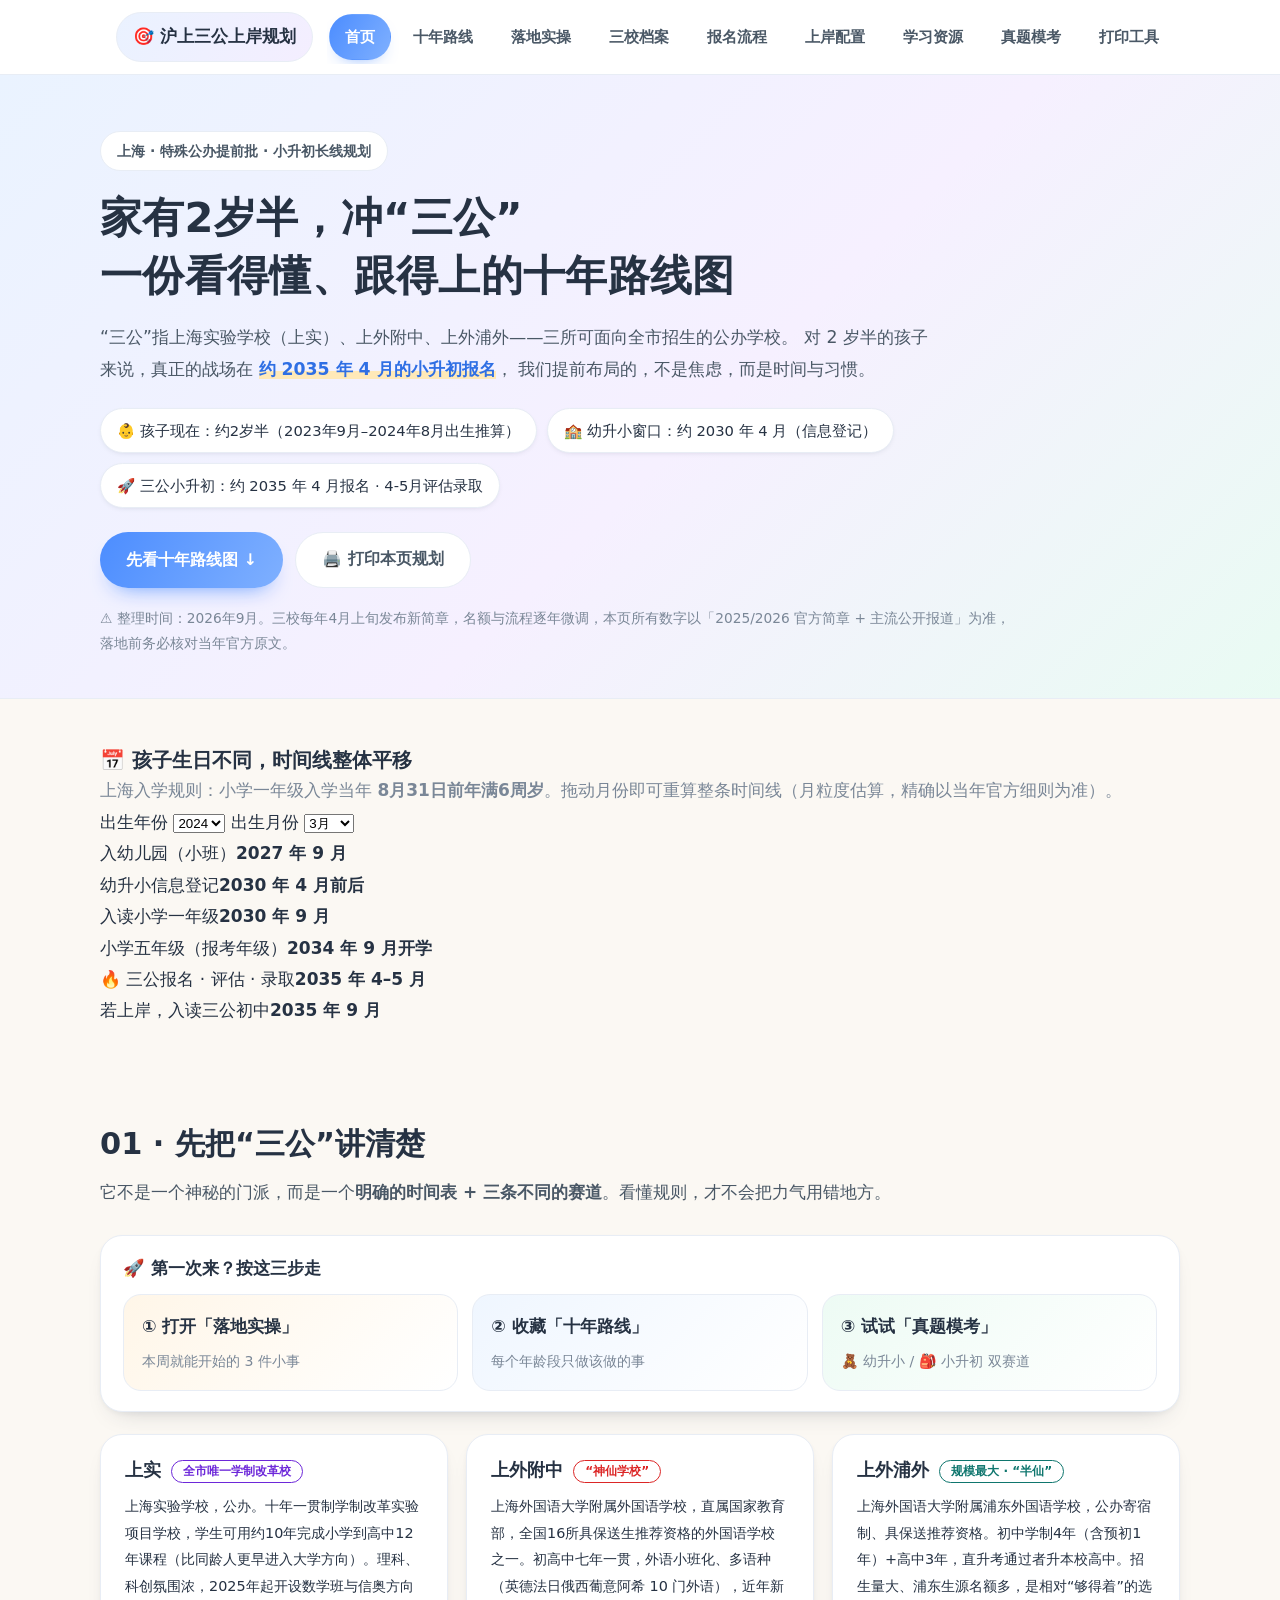
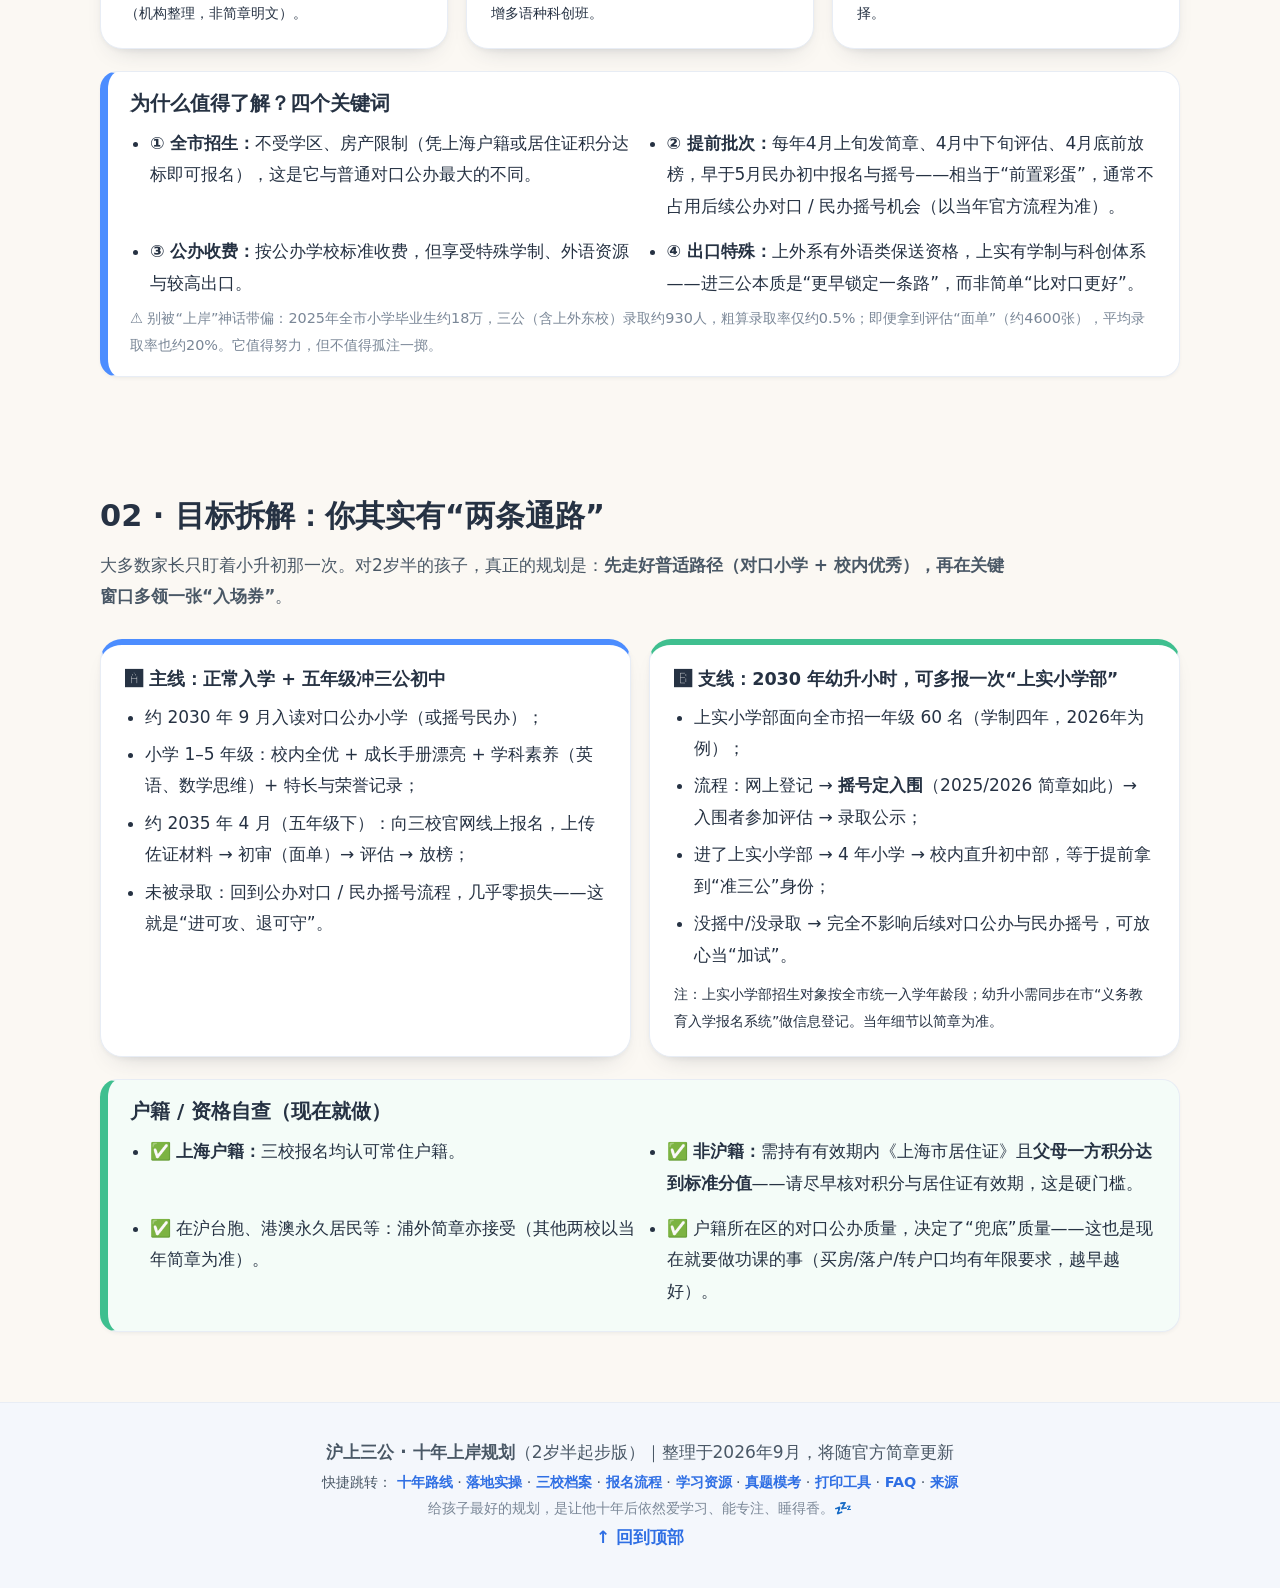
<file: index.html>
<!DOCTYPE html>
<html lang="zh-CN">
<head>
<meta charset="UTF-8">
<meta name="viewport" content="width=device-width, initial-scale=1.0">
<title>首页 · 沪上三公上岸规划</title>
<link rel="stylesheet" href="assets/style.css">
<link rel="stylesheet" href="assets/tools.css">
</head>
<body>

<header class="nav" id="top">
  <div class="nav-inner">
    <a class="brand" href="index.html">🎯 沪上三公上岸规划</a>
    <nav class="nav-links" id="navLinks">
      <a href="index.html" class="active">首页</a>
      <a href="roadmap.html">十年路线</a>
      <a href="action.html">落地实操</a>
      <a href="schools.html">三校档案</a>
      <a href="process.html">报名流程</a>
      <a href="profile.html">上岸配置</a>
      <a href="resources.html">学习资源</a>
      <a href="practice.html">真题模考</a>
      <a href="tools.html">打印工具</a>
      <a href="faq.html">FAQ</a>
      <a href="planb.html">Plan B</a>
      <a href="sources.html">来源</a>
    </nav>
    <button class="nav-burger" id="navBurger" aria-label="菜单">☰</button>
  </div>
</header>

<!-- ============ Hero ============ -->
<section class="hero">
  <div class="hero-inner">
    <p class="hero-kicker">上海 · 特殊公办提前批 · 小升初长线规划</p>
    <h1>家有2岁半，冲“三公”<br>一份看得懂、跟得上的十年路线图</h1>
    <p class="hero-sub">
      “三公”指上海实验学校（上实）、上外附中、上外浦外——三所可面向全市招生的公办学校。
      对 2 岁半的孩子来说，真正的战场在 <strong>约 2035 年 4 月的小升初报名</strong>，
      我们提前布局的，不是焦虑，而是时间与习惯。
    </p>
    <div class="hero-chips">
      <span class="chip">👶 孩子现在：约2岁半（2023年9月–2024年8月出生推算）</span>
      <span class="chip">🏫 幼升小窗口：约 <span class="dy" data-o="0">2030</span> 年 4 月（信息登记）</span>
      <span class="chip">🚀 三公小升初：约 <span class="dy" data-o="5">2035</span> 年 4 月报名 · 4-5月评估录取</span>
    </div>
    <div class="hero-cta">
      <a class="btn btn-primary" href="roadmap.html">先看十年路线图 ↓</a>
      <button class="btn btn-ghost" onclick="window.print()">🖨️ 打印本页规划</button>
    </div>
    <p class="hero-note">⚠️ 整理时间：2026年9月。三校每年4月上旬发布新简章，名额与流程逐年微调，本页所有数字以「2025/2026 官方简章 + 主流公开报道」为准，落地前务必核对当年官方原文。</p>
  </div>
</section>

<section class="calc section" aria-label="入学年份推算">
  <div class="section-inner calc-grid">
    <div class="calc-control">
      <h3>📅 孩子生日不同，时间线整体平移</h3>
      <p class="muted">上海入学规则：小学一年级入学当年 <strong>8月31日前年满6周岁</strong>。拖动月份即可重算整条时间线（月粒度估算，精确以当年官方细则为准）。</p>
      <label class="field">
        <span>出生年份</span>
        <select id="birthYear">
          <option>2022</option><option>2023</option><option selected>2024</option><option>2025</option><option>2026</option>
        </select>
      </label>
      <label class="field">
        <span>出生月份</span>
        <select id="birthMonth">
          <option value="1">1月</option><option value="2">2月</option><option value="3" selected>3月</option><option value="4">4月</option><option value="5">5月</option><option value="6">6月</option><option value="7">7月</option><option value="8">8月</option><option value="9">9月</option><option value="10">10月</option><option value="11">11月</option><option value="12">12月</option>
        </select>
      </label>
    </div>
    <div class="calc-out">
      <div class="out-row"><span>入幼儿园（小班）</span><b><span class="dy" data-o="-3">2027</span> 年 9 月</b></div>
      <div class="out-row"><span>幼升小信息登记</span><b><span class="dy" data-o="0">2030</span> 年 4 月前后</b></div>
      <div class="out-row"><span>入读小学一年级</span><b><span class="dy" data-o="0">2030</span> 年 9 月</b></div>
      <div class="out-row"><span>小学五年级（报考年级）</span><b><span class="dy" data-o="4">2034</span> 年 9 月开学</b></div>
      <div class="out-row hot"><span>🔥 三公报名 · 评估 · 录取</span><b><span class="dy" data-o="5">2035</span> 年 4–5 月</b></div>
      <div class="out-row"><span>若上岸，入读三公初中</span><b><span class="dy" data-o="5">2035</span> 年 9 月</b></div>
    </div>
  </div>
</section>
<section class="section" id="jianjie">
  <div class="section-inner">
    <h2 class="sec-title">01 · 先把“三公”讲清楚</h2>
    <p class="sec-lead">它不是一个神秘的门派，而是一个<strong>明确的时间表 + 三条不同的赛道</strong>。看懂规则，才不会把力气用错地方。</p>

    <div class="quickstart">
      <h3>🚀 第一次来？按这三步走</h3>
      <div class="qs-grid">
        <a class="qs-card" href="action.html">① 打开「落地实操」<span>本周就能开始的 3 件小事</span></a>
        <a class="qs-card" href="roadmap.html">② 收藏「十年路线」<span>每个年龄段只做该做的事</span></a>
        <a class="qs-card" href="practice.html">③ 试试「真题模考」<span>🧸 幼升小 / 🎒 小升初 双赛道</span></a>
      </div>
    </div>

    <div class="card-grid three">
      <article class="card">
        <h3>上实 <span class="tag" style="--c:#6d28d9">全市唯一学制改革校</span></h3>
        <p class="small">上海实验学校，公办。十年一贯制学制改革实验项目学校，学生可用约10年完成小学到高中12年课程（比同龄人更早进入大学方向）。理科、科创氛围浓，2025年起开设数学班与信奥方向（机构整理，非简章明文）。</p>
      </article>
      <article class="card">
        <h3>上外附中 <span class="tag" style="--c:#dc2626">“神仙学校”</span></h3>
        <p class="small">上海外国语大学附属外国语学校，直属国家教育部，全国16所具保送生推荐资格的外国语学校之一。初高中七年一贯，外语小班化、多语种（英德法日俄西葡意阿希 10 门外语），近年新增多语种科创班。</p>
      </article>
      <article class="card">
        <h3>上外浦外 <span class="tag" style="--c:#0f766e">规模最大 · “半仙”</span></h3>
        <p class="small">上海外国语大学附属浦东外国语学校，公办寄宿制、具保送推荐资格。初中学制4年（含预初1年）+高中3年，直升考通过者升本校高中。招生量大、浦东生源名额多，是相对“够得着”的选择。</p>
      </article>
    </div>

    <div class="notice">
      <h3>为什么值得了解？四个关键词</h3>
      <ul class="grid2">
        <li><b>① 全市招生：</b>不受学区、房产限制（凭上海户籍或居住证积分达标即可报名），这是它与普通对口公办最大的不同。</li>
        <li><b>② 提前批次：</b>每年4月上旬发简章、4月中下旬评估、4月底前放榜，早于5月民办初中报名与摇号——相当于“前置彩蛋”，通常不占用后续公办对口 / 民办摇号机会（以当年官方流程为准）。</li>
        <li><b>③ 公办收费：</b>按公办学校标准收费，但享受特殊学制、外语资源与较高出口。</li>
        <li><b>④ 出口特殊：</b>上外系有外语类保送资格，上实有学制与科创体系——进三公本质是“更早锁定一条路”，而非简单“比对口更好”。</li>
      </ul>
      <p class="small muted">⚠️ 别被“上岸”神话带偏：2025年全市小学毕业生约18万，三公（含上外东校）录取约930人，粗算录取率仅约0.5%；即便拿到评估“面单”（约4600张），平均录取率也约20%。它值得努力，但不值得孤注一掷。</p>
    </div>
  </div>
</section>
<section class="section" id="mubiao">
  <div class="section-inner">
    <h2 class="sec-title">02 · 目标拆解：你其实有“两条通路”</h2>
    <p class="sec-lead">大多数家长只盯着小升初那一次。对2岁半的孩子，真正的规划是：<strong>先走好普适路径（对口小学 + 校内优秀），再在关键窗口多领一张“入场券”</strong>。</p>

    <div class="path-grid">
      <article class="path-card main">
        <h3>🅰 主线：正常入学 + 五年级冲三公初中</h3>
        <ul>
          <li>约 <span class="dy" data-o="0">2030</span> 年 9 月入读对口公办小学（或摇号民办）；</li>
          <li>小学 1–5 年级：校内全优 + 成长手册漂亮 + 学科素养（英语、数学思维）+ 特长与荣誉记录；</li>
          <li>约 <span class="dy" data-o="5">2035</span> 年 4 月（五年级下）：向三校官网线上报名，上传佐证材料 → 初审（面单）→ 评估 → 放榜；</li>
          <li>未被录取：回到公办对口 / 民办摇号流程，几乎零损失——这就是“进可攻、退可守”。</li>
        </ul>
      </article>
      <article class="path-card alt">
        <h3>🅱 支线：<span class="dy" data-o="0">2030</span> 年幼升小时，可多报一次“上实小学部”</h3>
        <ul>
          <li>上实小学部面向全市招一年级 60 名（学制四年，2026年为例）；</li>
          <li>流程：网上登记 → <b>摇号定入围</b>（2025/2026 简章如此）→ 入围者参加评估 → 录取公示；</li>
          <li>进了上实小学部 → 4 年小学 → 校内直升初中部，等于提前拿到“准三公”身份；</li>
          <li>没摇中/没录取 → 完全不影响后续对口公办与民办摇号，可放心当“加试”。</li>
        </ul>
        <p class="small">注：上实小学部招生对象按全市统一入学年龄段；幼升小需同步在市“义务教育入学报名系统”做信息登记。当年细节以简章为准。</p>
      </article>
    </div>

    <div class="notice soft">
      <h3>户籍 / 资格自查（现在就做）</h3>
      <ul class="grid2">
        <li>✅ <b>上海户籍：</b>三校报名均认可常住户籍。</li>
        <li>✅ <b>非沪籍：</b>需持有有效期内《上海市居住证》且<b>父母一方积分达到标准分值</b>——请尽早核对积分与居住证有效期，这是硬门槛。</li>
        <li>✅ 在沪台胞、港澳永久居民等：浦外简章亦接受（其他两校以当年简章为准）。</li>
        <li>✅ 户籍所在区的对口公办质量，决定了“兜底”质量——这也是现在就要做功课的事（买房/落户/转户口均有年限要求，越早越好）。</li>
      </ul>
    </div>
  </div>
</section>
<footer class="footer">
  <div class="footer-inner">
    <p><strong>沪上三公 · 十年上岸规划</strong>（2岁半起步版）｜整理于2026年9月，将随官方简章更新</p>
    <p class="small">快捷跳转：
      <a href="roadmap.html">十年路线</a> · <a href="action.html">落地实操</a> ·
      <a href="schools.html">三校档案</a> · <a href="process.html">报名流程</a> ·
      <a href="resources.html">学习资源</a> · <a href="practice.html">真题模考</a> ·
      <a href="tools.html">打印工具</a> ·
      <a href="faq.html">FAQ</a> · <a href="sources.html">来源</a>
    </p>
    <p class="small muted">给孩子最好的规划，是让他十年后依然爱学习、能专注、睡得香。💤</p>
    <p><a href="#top">↑ 回到顶部</a></p>
  </div>
</footer>

<script src="assets/app.js"></script>
</body>
</html>
</file>
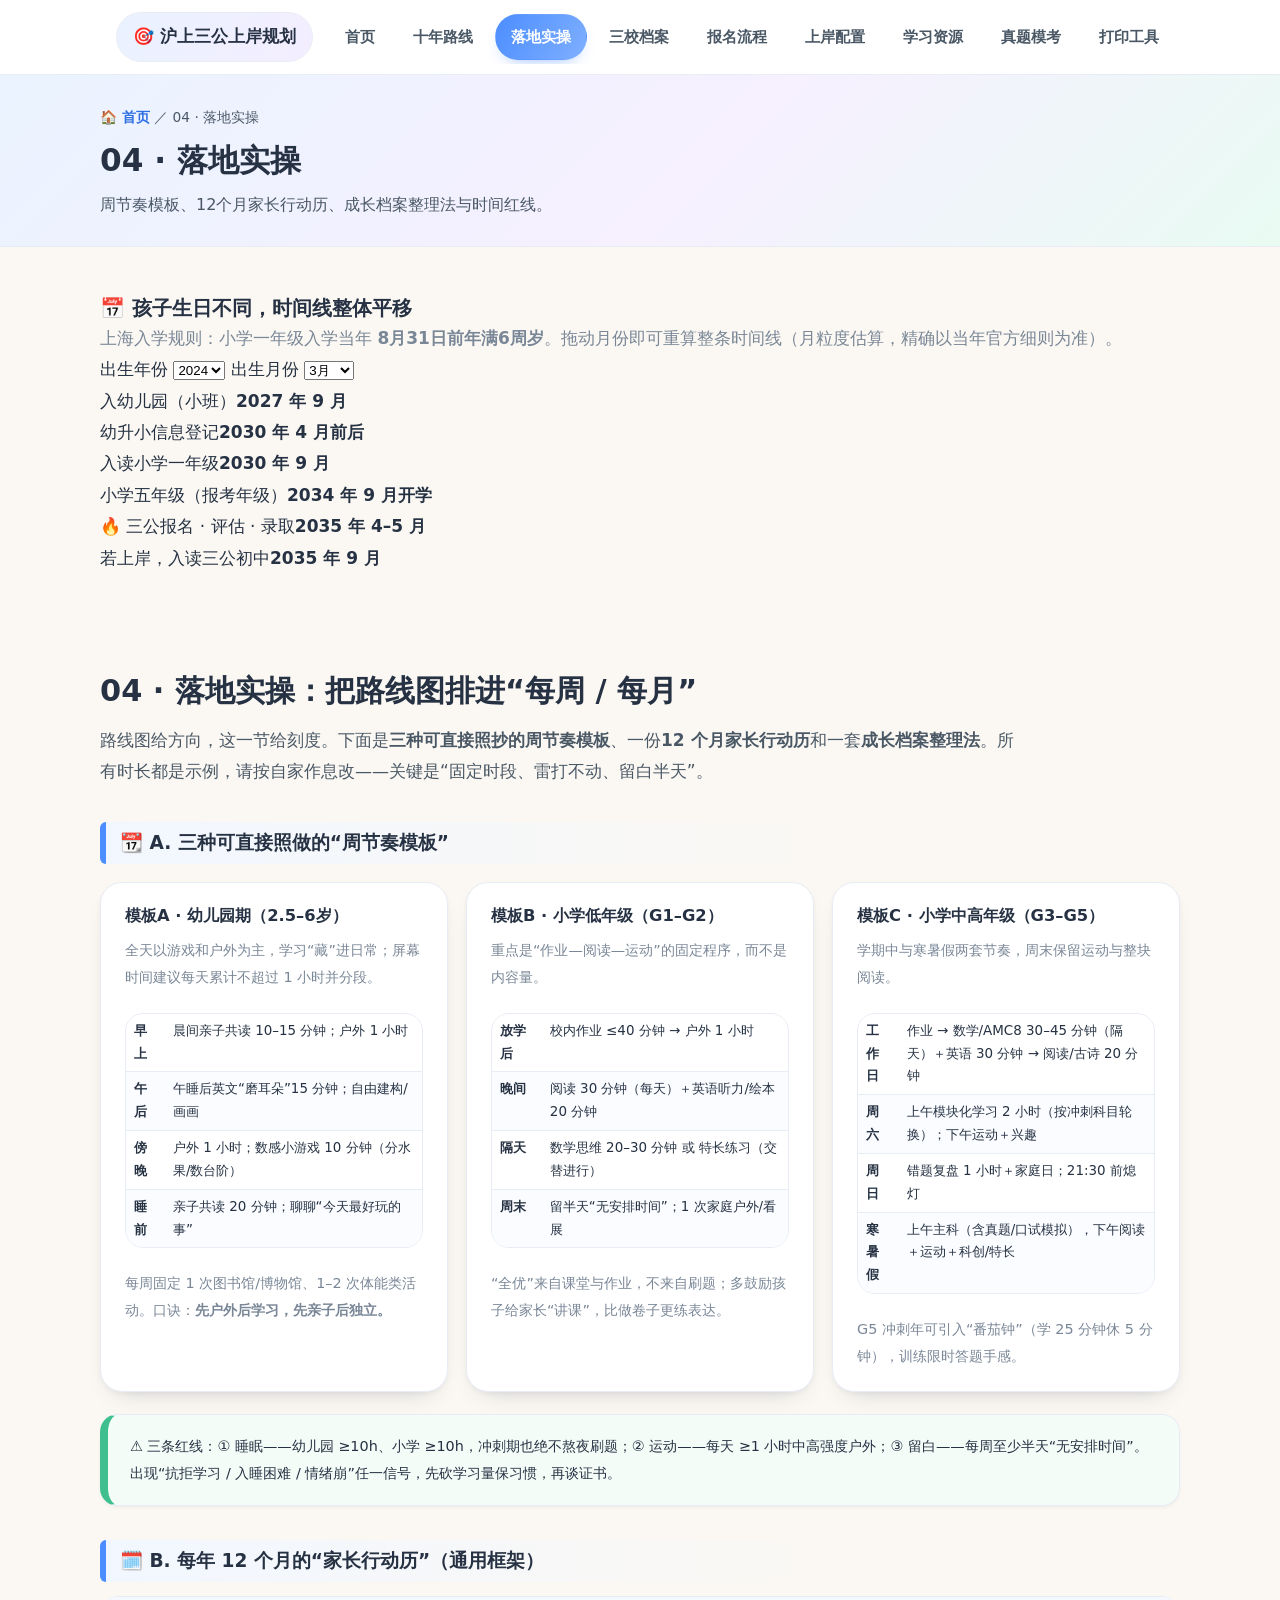
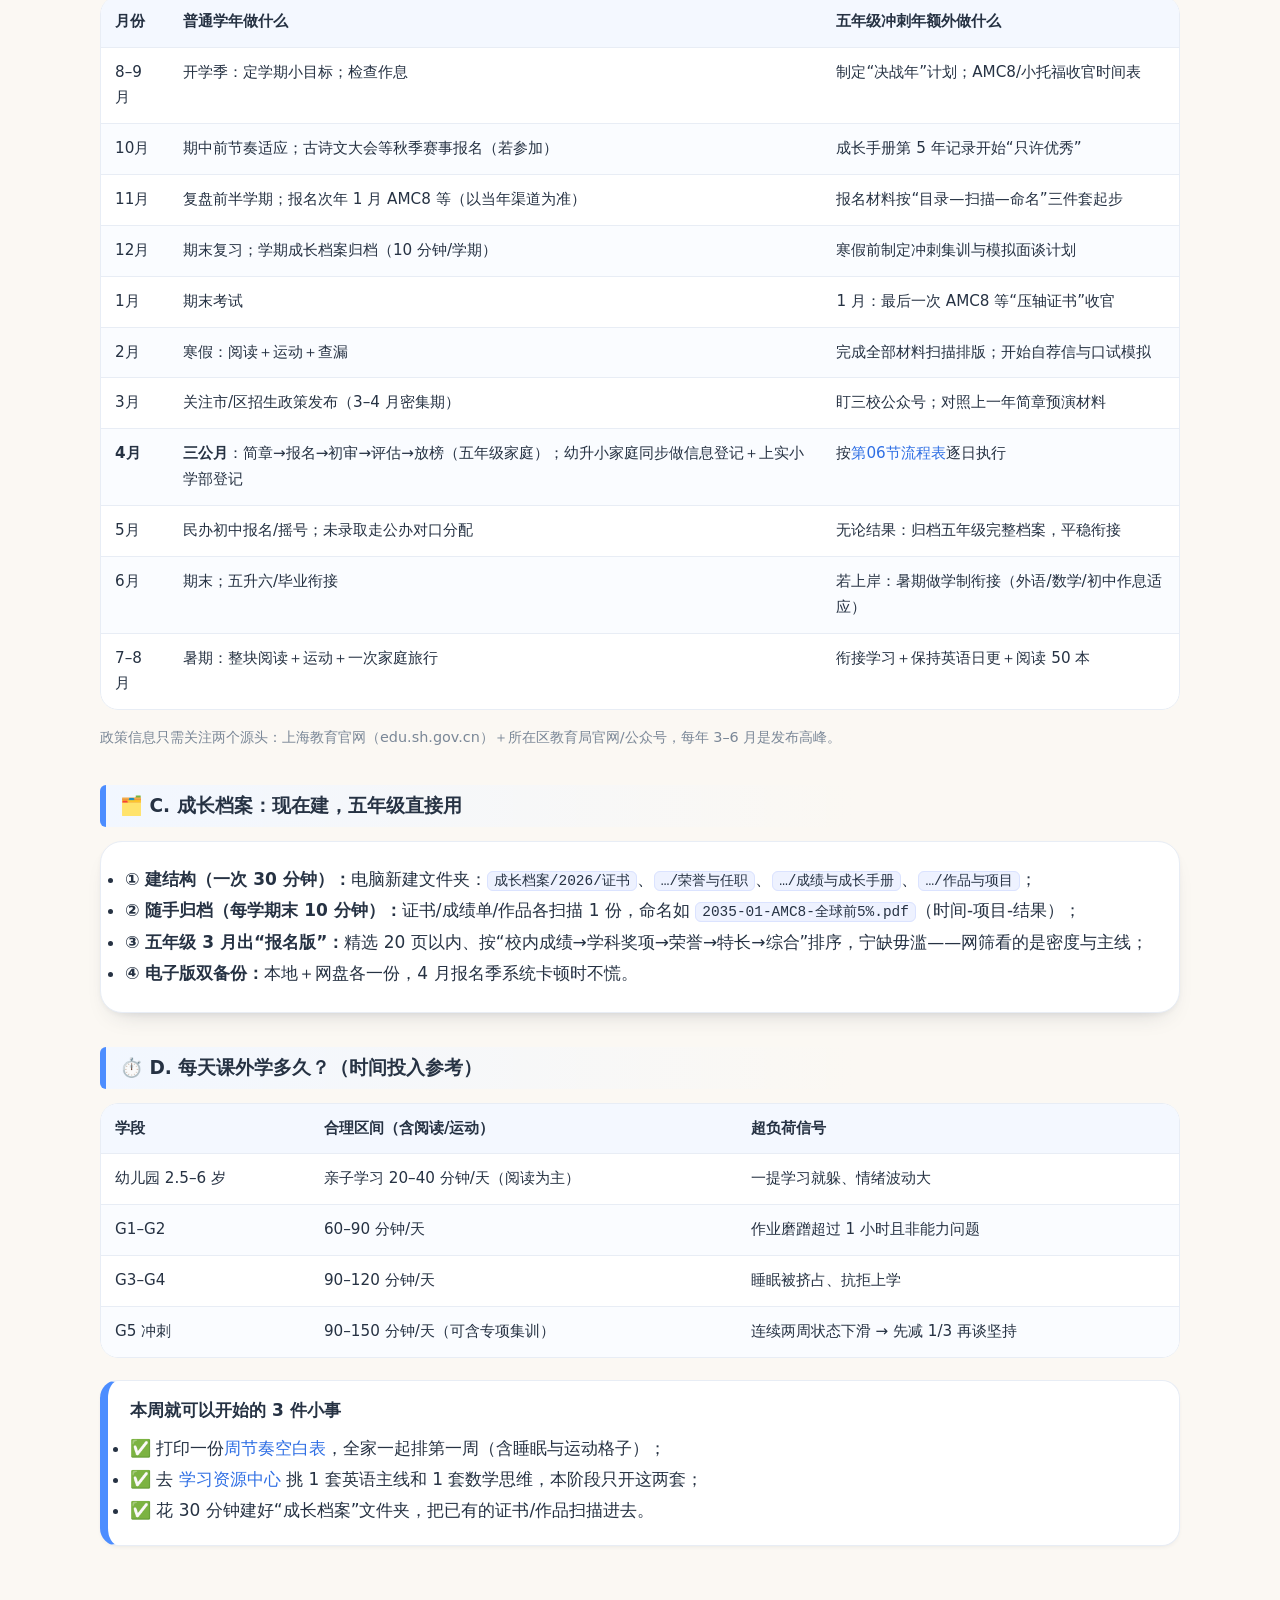
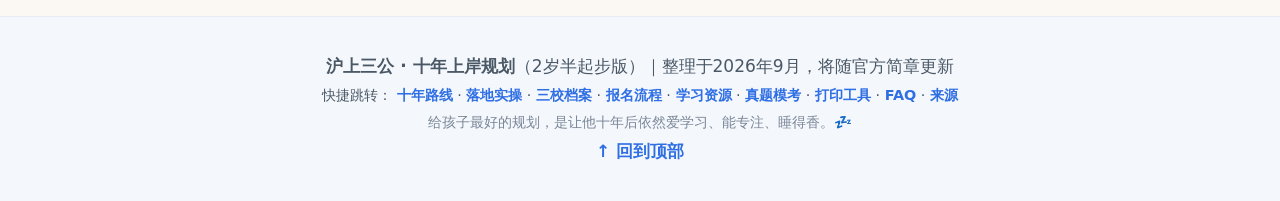
<file: action.html>
<!DOCTYPE html>
<html lang="zh-CN">
<head>
<meta charset="UTF-8">
<meta name="viewport" content="width=device-width, initial-scale=1.0">
<title>落地实操 · 沪上三公上岸规划</title>
<link rel="stylesheet" href="assets/style.css">
<link rel="stylesheet" href="assets/tools.css">
</head>
<body>

<header class="nav" id="top">
  <div class="nav-inner">
    <a class="brand" href="index.html">🎯 沪上三公上岸规划</a>
    <nav class="nav-links" id="navLinks">
      <a href="index.html">首页</a>
      <a href="roadmap.html">十年路线</a>
      <a href="action.html" class="active">落地实操</a>
      <a href="schools.html">三校档案</a>
      <a href="process.html">报名流程</a>
      <a href="profile.html">上岸配置</a>
      <a href="resources.html">学习资源</a>
      <a href="practice.html">真题模考</a>
      <a href="tools.html">打印工具</a>
      <a href="faq.html">FAQ</a>
      <a href="planb.html">Plan B</a>
      <a href="sources.html">来源</a>
    </nav>
    <button class="nav-burger" id="navBurger" aria-label="菜单">☰</button>
  </div>
</header>

<section class="band">
  <div class="section-inner">
    <p class="band-kicker"><a href="index.html">🏠 首页</a> ／ 04 · 落地实操</p>
    <h1>04 · 落地实操</h1>
    <p class="band-desc">周节奏模板、12个月家长行动历、成长档案整理法与时间红线。</p>
  </div>
</section>

<section class="calc section" aria-label="入学年份推算">
  <div class="section-inner calc-grid">
    <div class="calc-control">
      <h3>📅 孩子生日不同，时间线整体平移</h3>
      <p class="muted">上海入学规则：小学一年级入学当年 <strong>8月31日前年满6周岁</strong>。拖动月份即可重算整条时间线（月粒度估算，精确以当年官方细则为准）。</p>
      <label class="field">
        <span>出生年份</span>
        <select id="birthYear">
          <option>2022</option><option>2023</option><option selected>2024</option><option>2025</option><option>2026</option>
        </select>
      </label>
      <label class="field">
        <span>出生月份</span>
        <select id="birthMonth">
          <option value="1">1月</option><option value="2">2月</option><option value="3" selected>3月</option><option value="4">4月</option><option value="5">5月</option><option value="6">6月</option><option value="7">7月</option><option value="8">8月</option><option value="9">9月</option><option value="10">10月</option><option value="11">11月</option><option value="12">12月</option>
        </select>
      </label>
    </div>
    <div class="calc-out">
      <div class="out-row"><span>入幼儿园（小班）</span><b><span class="dy" data-o="-3">2027</span> 年 9 月</b></div>
      <div class="out-row"><span>幼升小信息登记</span><b><span class="dy" data-o="0">2030</span> 年 4 月前后</b></div>
      <div class="out-row"><span>入读小学一年级</span><b><span class="dy" data-o="0">2030</span> 年 9 月</b></div>
      <div class="out-row"><span>小学五年级（报考年级）</span><b><span class="dy" data-o="4">2034</span> 年 9 月开学</b></div>
      <div class="out-row hot"><span>🔥 三公报名 · 评估 · 录取</span><b><span class="dy" data-o="5">2035</span> 年 4–5 月</b></div>
      <div class="out-row"><span>若上岸，入读三公初中</span><b><span class="dy" data-o="5">2035</span> 年 9 月</b></div>
    </div>
  </div>
</section>
<section class="section" id="plan">
  <div class="section-inner">
    <h2 class="sec-title">04 · 落地实操：把路线图排进“每周 / 每月”</h2>
    <p class="sec-lead">路线图给方向，这一节给刻度。下面是<strong>三种可直接照抄的周节奏模板</strong>、一份<strong>12 个月家长行动历</strong>和一套<strong>成长档案整理法</strong>。所有时长都是示例，请按自家作息改——关键是“固定时段、雷打不动、留白半天”。</p>

    <h3 class="sub-title">📆 A. 三种可直接照做的“周节奏模板”</h3>
    <div class="card-grid three">
      <div class="card">
        <h4>模板A · 幼儿园期（2.5–6岁）</h4>
        <p class="small muted">全天以游戏和户外为主，学习“藏”进日常；屏幕时间建议每天累计不超过 1 小时并分段。</p>
        <table class="tbl-sm">
          <tbody>
            <tr><td><b>早上</b></td><td>晨间亲子共读 10–15 分钟；户外 1 小时</td></tr>
            <tr><td><b>午后</b></td><td>午睡后英文“磨耳朵”15 分钟；自由建构/画画</td></tr>
            <tr><td><b>傍晚</b></td><td>户外 1 小时；数感小游戏 10 分钟（分水果/数台阶）</td></tr>
            <tr><td><b>睡前</b></td><td>亲子共读 20 分钟；聊聊“今天最好玩的事”</td></tr>
          </tbody>
        </table>
        <p class="small muted">每周固定 1 次图书馆/博物馆、1–2 次体能类活动。口诀：<b>先户外后学习，先亲子后独立。</b></p>
      </div>
      <div class="card">
        <h4>模板B · 小学低年级（G1–G2）</h4>
        <p class="small muted">重点是“作业—阅读—运动”的固定程序，而不是内容量。</p>
        <table class="tbl-sm">
          <tbody>
            <tr><td><b>放学后</b></td><td>校内作业 ≤40 分钟 → 户外 1 小时</td></tr>
            <tr><td><b>晚间</b></td><td>阅读 30 分钟（每天）＋英语听力/绘本 20 分钟</td></tr>
            <tr><td><b>隔天</b></td><td>数学思维 20–30 分钟 或 特长练习（交替进行）</td></tr>
            <tr><td><b>周末</b></td><td>留半天“无安排时间”；1 次家庭户外/看展</td></tr>
          </tbody>
        </table>
        <p class="small muted">“全优”来自课堂与作业，不来自刷题；多鼓励孩子给家长“讲课”，比做卷子更练表达。</p>
      </div>
      <div class="card">
        <h4>模板C · 小学中高年级（G3–G5）</h4>
        <p class="small muted">学期中与寒暑假两套节奏，周末保留运动与整块阅读。</p>
        <table class="tbl-sm">
          <tbody>
            <tr><td><b>工作日</b></td><td>作业 → 数学/AMC8 30–45 分钟（隔天）＋英语 30 分钟 → 阅读/古诗 20 分钟</td></tr>
            <tr><td><b>周六</b></td><td>上午模块化学习 2 小时（按冲刺科目轮换）；下午运动＋兴趣</td></tr>
            <tr><td><b>周日</b></td><td>错题复盘 1 小时＋家庭日；21:30 前熄灯</td></tr>
            <tr><td><b>寒暑假</b></td><td>上午主科（含真题/口试模拟），下午阅读＋运动＋科创/特长</td></tr>
          </tbody>
        </table>
        <p class="small muted">G5 冲刺年可引入“番茄钟”（学 25 分钟休 5 分钟），训练限时答题手感。</p>
      </div>
    </div>
    <div class="notice soft small">
      ⚠️ 三条红线：① 睡眠——幼儿园 ≥10h、小学 ≥10h，冲刺期也绝不熬夜刷题；② 运动——每天 ≥1 小时中高强度户外；③ 留白——每周至少半天“无安排时间”。
      出现“抗拒学习 / 入睡困难 / 情绪崩”任一信号，先砍学习量保习惯，再谈证书。
    </div>

    <h3 class="sub-title">🗓️ B. 每年 12 个月的“家长行动历”（通用框架）</h3>
    <table>
      <thead><tr><th>月份</th><th>普通学年做什么</th><th>五年级冲刺年额外做什么</th></tr></thead>
      <tbody>
        <tr><td>8–9月</td><td>开学季：定学期小目标；检查作息</td><td>制定“决战年”计划；AMC8/小托福收官时间表</td></tr>
        <tr><td>10月</td><td>期中前节奏适应；古诗文大会等秋季赛事报名（若参加）</td><td>成长手册第 5 年记录开始“只许优秀”</td></tr>
        <tr><td>11月</td><td>复盘前半学期；报名次年 1 月 AMC8 等（以当年渠道为准）</td><td>报名材料按“目录—扫描—命名”三件套起步</td></tr>
        <tr><td>12月</td><td>期末复习；学期成长档案归档（10 分钟/学期）</td><td>寒假前制定冲刺集训与模拟面谈计划</td></tr>
        <tr><td>1月</td><td>期末考试</td><td>1 月：最后一次 AMC8 等“压轴证书”收官</td></tr>
        <tr><td>2月</td><td>寒假：阅读＋运动＋查漏</td><td>完成全部材料扫描排版；开始自荐信与口试模拟</td></tr>
        <tr><td>3月</td><td>关注市/区招生政策发布（3–4 月密集期）</td><td>盯三校公众号；对照上一年简章预演材料</td></tr>
        <tr><td><b>4月</b></td><td><b>三公月</b>：简章→报名→初审→评估→放榜（五年级家庭）；幼升小家庭同步做信息登记＋上实小学部登记</td><td>按<a href="process.html">第06节流程表</a>逐日执行</td></tr>
        <tr><td>5月</td><td>民办初中报名/摇号；未录取走公办对口分配</td><td>无论结果：归档五年级完整档案，平稳衔接</td></tr>
        <tr><td>6月</td><td>期末；五升六/毕业衔接</td><td>若上岸：暑期做学制衔接（外语/数学/初中作息适应）</td></tr>
        <tr><td>7–8月</td><td>暑期：整块阅读＋运动＋一次家庭旅行</td><td>衔接学习＋保持英语日更＋阅读 50 本</td></tr>
      </tbody>
    </table>
    <p class="small muted">政策信息只需关注两个源头：上海教育官网（edu.sh.gov.cn）＋所在区教育局官网/公众号，每年 3–6 月是发布高峰。</p>

    <h3 class="sub-title">🗂️ C. 成长档案：现在建，五年级直接用</h3>
    <div class="card">
      <ul>
        <li><b>① 建结构（一次 30 分钟）：</b>电脑新建文件夹：<code>成长档案/2026/证书</code>、<code>…/荣誉与任职</code>、<code>…/成绩与成长手册</code>、<code>…/作品与项目</code>；</li>
        <li><b>② 随手归档（每学期末 10 分钟）：</b>证书/成绩单/作品各扫描 1 份，命名如 <code>2035-01-AMC8-全球前5%.pdf</code>（时间-项目-结果）；</li>
        <li><b>③ 五年级 3 月出“报名版”：</b>精选 20 页以内、按“校内成绩→学科奖项→荣誉→特长→综合”排序，宁缺毋滥——网筛看的是密度与主线；</li>
        <li><b>④ 电子版双备份：</b>本地＋网盘各一份，4 月报名季系统卡顿时不慌。</li>
      </ul>
    </div>

    <h3 class="sub-title">⏱️ D. 每天课外学多久？（时间投入参考）</h3>
    <table>
      <thead><tr><th>学段</th><th>合理区间（含阅读/运动）</th><th>超负荷信号</th></tr></thead>
      <tbody>
        <tr><td>幼儿园 2.5–6 岁</td><td>亲子学习 20–40 分钟/天（阅读为主）</td><td>一提学习就躲、情绪波动大</td></tr>
        <tr><td>G1–G2</td><td>60–90 分钟/天</td><td>作业磨蹭超过 1 小时且非能力问题</td></tr>
        <tr><td>G3–G4</td><td>90–120 分钟/天</td><td>睡眠被挤占、抗拒上学</td></tr>
        <tr><td>G5 冲刺</td><td>90–150 分钟/天（可含专项集训）</td><td>连续两周状态下滑 → 先减 1/3 再谈坚持</td></tr>
      </tbody>
    </table>
    <div class="notice">
      <h4>本周就可以开始的 3 件小事</h4>
      <ul>
        <li>✅ 打印一份<a href="tools.html">周节奏空白表</a>，全家一起排第一周（含睡眠与运动格子）；</li>
        <li>✅ 去 <a href="resources.html">学习资源中心</a> 挑 1 套英语主线和 1 套数学思维，本阶段只开这两套；</li>
        <li>✅ 花 30 分钟建好“成长档案”文件夹，把已有的证书/作品扫描进去。</li>
      </ul>
    </div>
  </div>
</section>
<footer class="footer">
  <div class="footer-inner">
    <p><strong>沪上三公 · 十年上岸规划</strong>（2岁半起步版）｜整理于2026年9月，将随官方简章更新</p>
    <p class="small">快捷跳转：
      <a href="roadmap.html">十年路线</a> · <a href="action.html">落地实操</a> ·
      <a href="schools.html">三校档案</a> · <a href="process.html">报名流程</a> ·
      <a href="resources.html">学习资源</a> · <a href="practice.html">真题模考</a> ·
      <a href="tools.html">打印工具</a> ·
      <a href="faq.html">FAQ</a> · <a href="sources.html">来源</a>
    </p>
    <p class="small muted">给孩子最好的规划，是让他十年后依然爱学习、能专注、睡得香。💤</p>
    <p><a href="#top">↑ 回到顶部</a></p>
  </div>
</footer>

<script src="assets/app.js"></script>
</body>
</html>
</file>
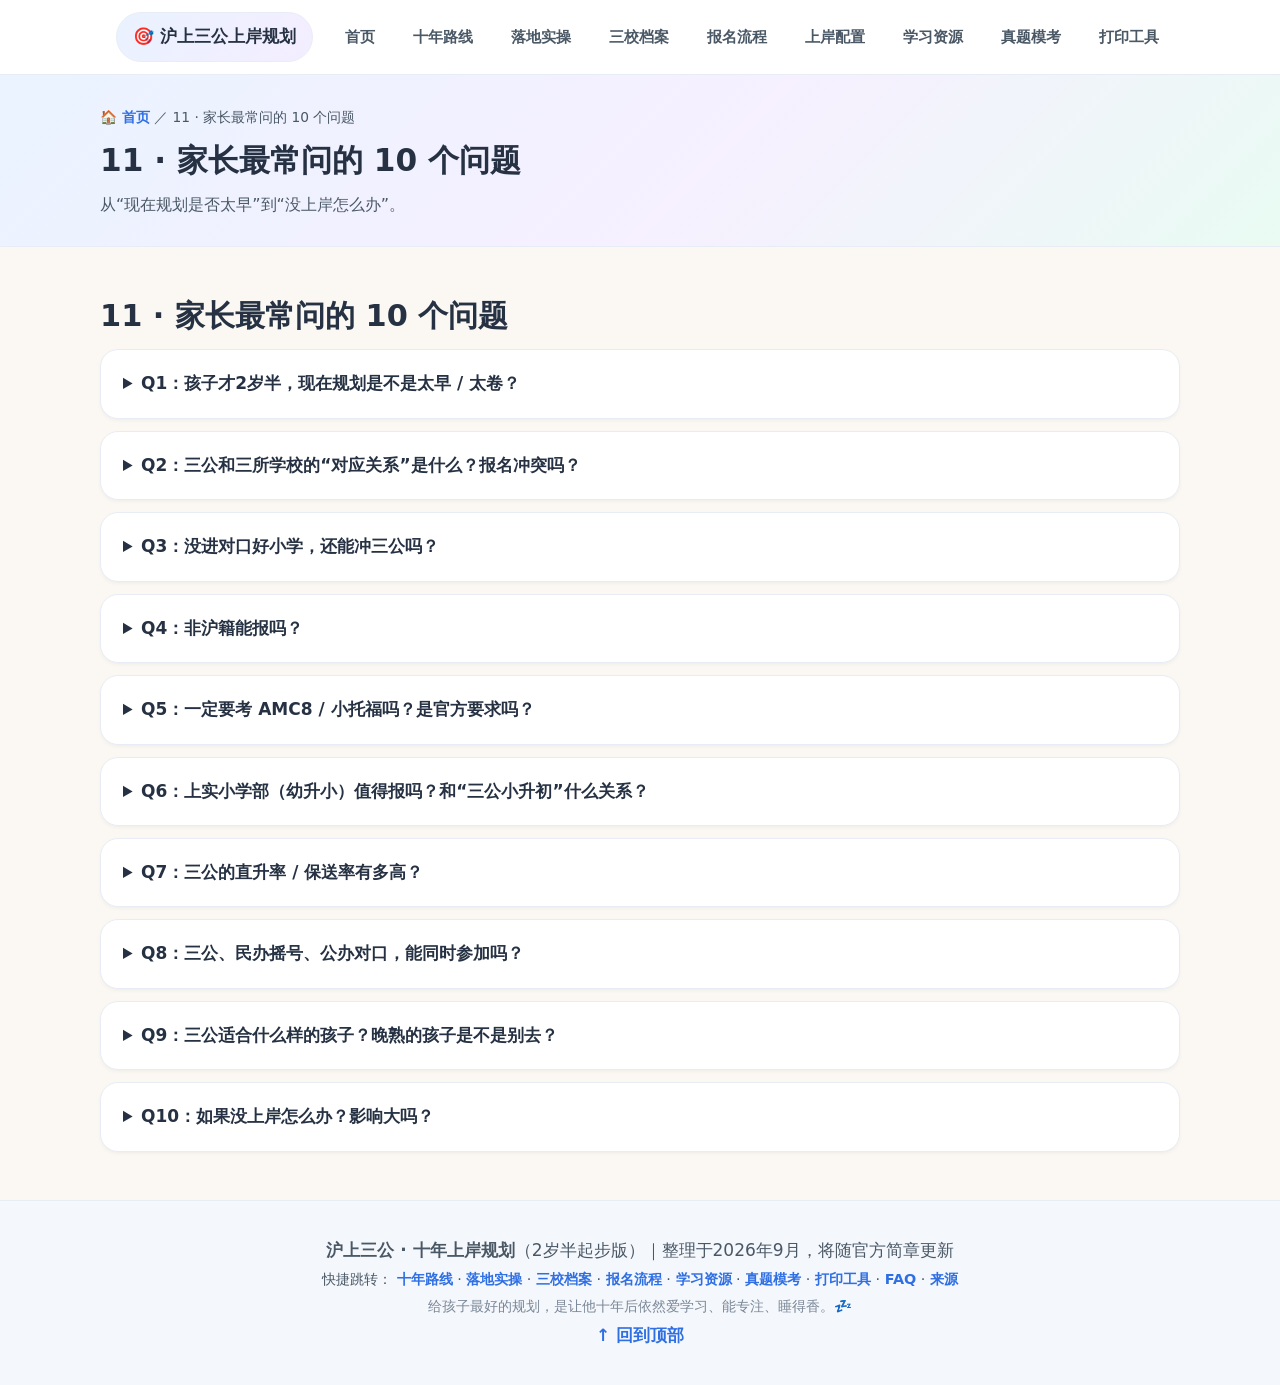
<file: faq.html>
<!DOCTYPE html>
<html lang="zh-CN">
<head>
<meta charset="UTF-8">
<meta name="viewport" content="width=device-width, initial-scale=1.0">
<title>FAQ · 沪上三公上岸规划</title>
<link rel="stylesheet" href="assets/style.css">
<link rel="stylesheet" href="assets/tools.css">
</head>
<body>

<header class="nav" id="top">
  <div class="nav-inner">
    <a class="brand" href="index.html">🎯 沪上三公上岸规划</a>
    <nav class="nav-links" id="navLinks">
      <a href="index.html">首页</a>
      <a href="roadmap.html">十年路线</a>
      <a href="action.html">落地实操</a>
      <a href="schools.html">三校档案</a>
      <a href="process.html">报名流程</a>
      <a href="profile.html">上岸配置</a>
      <a href="resources.html">学习资源</a>
      <a href="practice.html">真题模考</a>
      <a href="tools.html">打印工具</a>
      <a href="faq.html" class="active">FAQ</a>
      <a href="planb.html">Plan B</a>
      <a href="sources.html">来源</a>
    </nav>
    <button class="nav-burger" id="navBurger" aria-label="菜单">☰</button>
  </div>
</header>

<section class="band">
  <div class="section-inner">
    <p class="band-kicker"><a href="index.html">🏠 首页</a> ／ 11 · 家长最常问的 10 个问题</p>
    <h1>11 · 家长最常问的 10 个问题</h1>
    <p class="band-desc">从“现在规划是否太早”到“没上岸怎么办”。</p>
  </div>
</section>

<section class="section" id="faq">
  <div class="section-inner">
    <h2 class="sec-title">11 · 家长最常问的 10 个问题</h2>
    <div class="faq-list">
      <details><summary>Q1：孩子才2岁半，现在规划是不是太早 / 太卷？</summary><p>规划≠鸡娃。早的意义是<b>方向与节奏</b>：把对口小学、户籍积分这些“现在不做以后来不及”的事定下来，把亲子阅读、户外、语言输入这些“任何路径都需要”的习惯养起来。真正的高强度备考从三年级开始都来得及——现在卷，反而可能把孩子的学习兴趣卷没了。</p></details>
      <details><summary>Q2：三公和三所学校的“对应关系”是什么？报名冲突吗？</summary><p>三公是民间叫法，指上实、上外附中、浦外三所可全市招生的公办（有人把上外附中东校也算进来，称“930席”）。报名系统相互独立、可同时登记多所，但评估若安排在同一天（如2026年上外与浦外都在4月18日）就只能取舍。五年级家长通常按孩子特点选1–2所重点准备。</p></details>
      <details><summary>Q3：没进对口好小学，还能冲三公吗？</summary><p>能。三公面向全市招生，小学在读学校不设限；每年都有“菜小/普通小学”学生凭实力上岸。但要注意：小学学校的成长记录与推荐环境会影响“网筛”观感，校内全优 + 亮眼的综合素质材料是公平竞争的通行证。</p></details>
      <details><summary>Q4：非沪籍能报吗？</summary><p>可以。三校接受：上海常住户籍，或持有效期内《上海市居住证》且<b>父母一方积分达标准分值</b>的应届毕业生。积分未达标则无法报名——请尽早规划积分与居住证续期。</p></details>
      <details><summary>Q5：一定要考 AMC8 / 小托福吗？是官方要求吗？</summary><p>官方报名条件从未列出任何证书要求。它们之所以流行，是因为多数家庭需要“可量化的证明”来填报名表上的“综合素质佐证材料”。有它们≠稳，没有它们≠没戏。建议：学有余力则三年级起系统准备、四年级试水、五年级收官；孩子对数学/英语兴趣一般则不必强求，面谈与校内表现同样重要。</p></details>
      <details><summary>Q6：上实小学部（幼升小）值得报吗？和“三公小升初”什么关系？</summary><p>值得当“加试”报名：60个全市名额、摇号定入围，成本极低。若摇中并录取，4年小学后直升上实初中部——比五年级再战多一个身位。若没摇中/没录，对后续报名没有任何影响（提前批次）。注意学制四年，入学后课程进度会快于普通小学。</p></details>
      <details><summary>Q7：三公的直升率 / 保送率有多高？</summary><p>官方只说明机制不公布比例：上外附中（含东校）七年一贯，初三文化测试通过即升本校高中；浦外校内直升考试通过者升本校高中，其余中考；上实以本校直升体系为主。网传“上外直升无淘汰”等说法夸张，实际每年有淘汰与中考分流，比例以学校官方为准——别把“七年一贯”理解成“保送无忧”。</p></details>
      <details><summary>Q8：三公、民办摇号、公办对口，能同时参加吗？</summary><p>通常的节奏是：三公4月提前录取放榜 → 未录取者5月照常参加民办初中报名摇号与公办对口分配，三公一般不占用后续批次机会。各批次先后与互斥关系每年由市教委当年安排明确，五年级当年3月起盯官方“招生入学实施意见”。</p></details>
      <details><summary>Q9：三公适合什么样的孩子？晚熟的孩子是不是别去？</summary><p>三公更偏“早定型、路径锁定”：上外系偏外语/国际/科创，上实偏压缩学制的理科体系。晚熟型、家庭目标多元（如仍想拼四校八大中考路线）的孩子，普适公办/民办路径可能更从容。机构总结的一句话值得听：<b>三公不是“更好”，而是“更早确定一条路”</b>——先想清楚方向再冲。</p></details>
      <details><summary>Q10：如果没上岸怎么办？影响大吗？</summary><p>完全不影响后续流程。三公只是提前批“锦上添花”；九年义务教育阶段，对口公办初中是基本盘，民办摇号、优质公办初中的分班/分层教学都还在。真正决定高考结果的，是孩子本身的习惯与内驱力——这条路上，三公只是入口之一，不是唯一答案。</p></details>
    </div>
  </div>
</section>
<footer class="footer">
  <div class="footer-inner">
    <p><strong>沪上三公 · 十年上岸规划</strong>（2岁半起步版）｜整理于2026年9月，将随官方简章更新</p>
    <p class="small">快捷跳转：
      <a href="roadmap.html">十年路线</a> · <a href="action.html">落地实操</a> ·
      <a href="schools.html">三校档案</a> · <a href="process.html">报名流程</a> ·
      <a href="resources.html">学习资源</a> · <a href="practice.html">真题模考</a> ·
      <a href="tools.html">打印工具</a> ·
      <a href="faq.html">FAQ</a> · <a href="sources.html">来源</a>
    </p>
    <p class="small muted">给孩子最好的规划，是让他十年后依然爱学习、能专注、睡得香。💤</p>
    <p><a href="#top">↑ 回到顶部</a></p>
  </div>
</footer>

<script src="assets/app.js"></script>
</body>
</html>
</file>
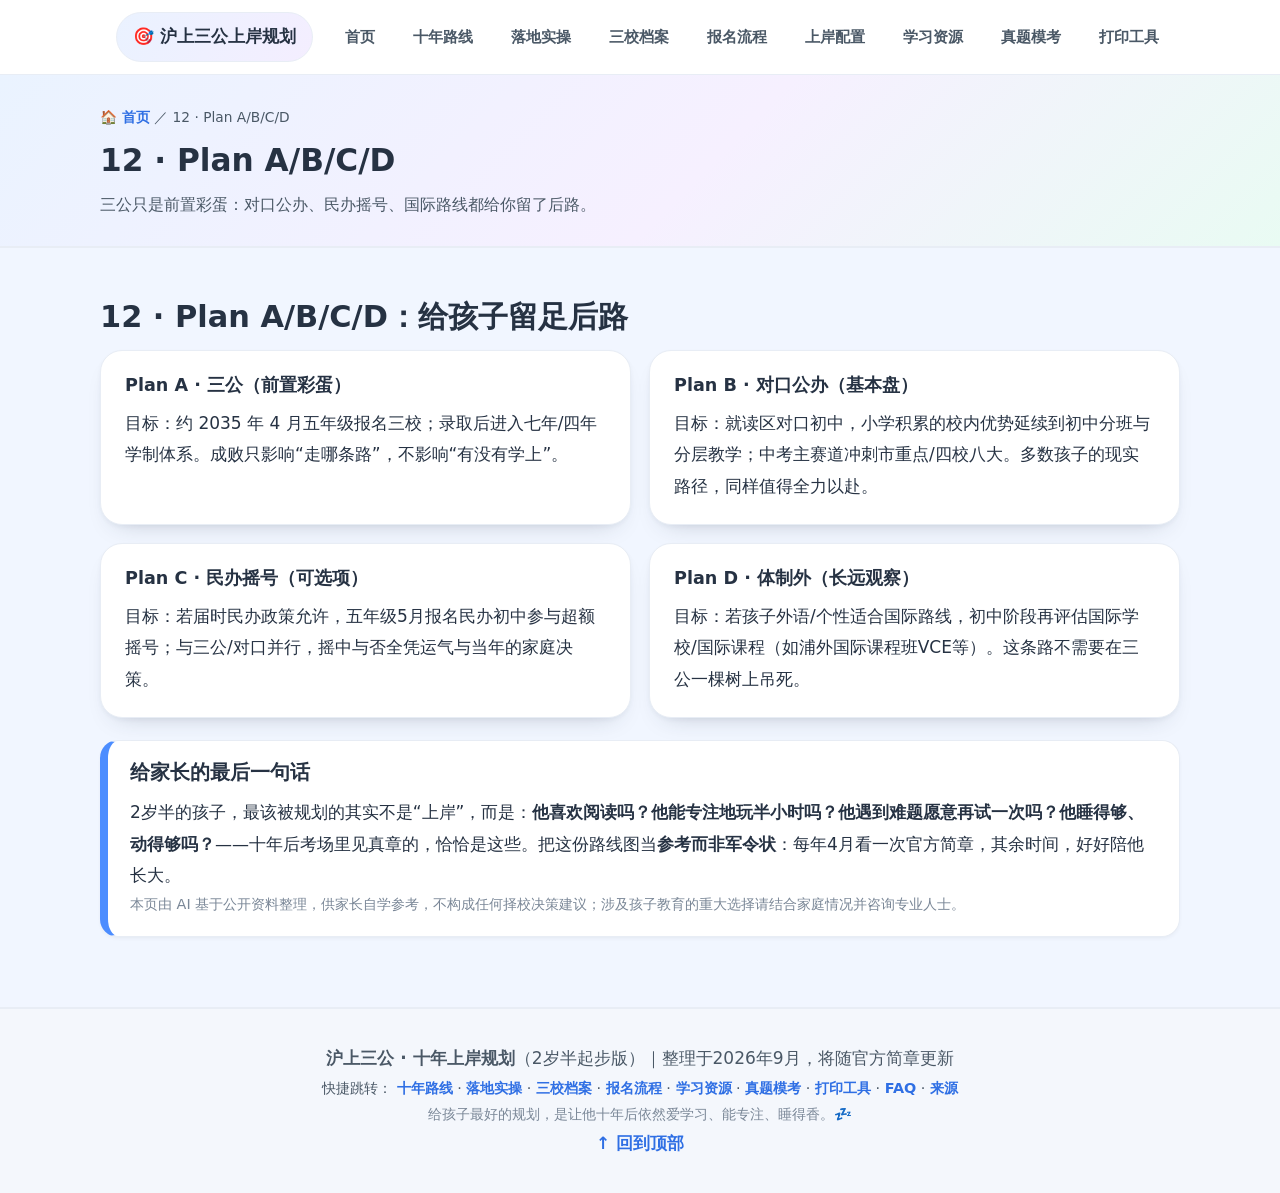
<file: planb.html>
<!DOCTYPE html>
<html lang="zh-CN">
<head>
<meta charset="UTF-8">
<meta name="viewport" content="width=device-width, initial-scale=1.0">
<title>Plan B · 沪上三公上岸规划</title>
<link rel="stylesheet" href="assets/style.css">
<link rel="stylesheet" href="assets/tools.css">
</head>
<body>

<header class="nav" id="top">
  <div class="nav-inner">
    <a class="brand" href="index.html">🎯 沪上三公上岸规划</a>
    <nav class="nav-links" id="navLinks">
      <a href="index.html">首页</a>
      <a href="roadmap.html">十年路线</a>
      <a href="action.html">落地实操</a>
      <a href="schools.html">三校档案</a>
      <a href="process.html">报名流程</a>
      <a href="profile.html">上岸配置</a>
      <a href="resources.html">学习资源</a>
      <a href="practice.html">真题模考</a>
      <a href="tools.html">打印工具</a>
      <a href="faq.html">FAQ</a>
      <a href="planb.html" class="active">Plan B</a>
      <a href="sources.html">来源</a>
    </nav>
    <button class="nav-burger" id="navBurger" aria-label="菜单">☰</button>
  </div>
</header>

<section class="band">
  <div class="section-inner">
    <p class="band-kicker"><a href="index.html">🏠 首页</a> ／ 12 · Plan A/B/C/D</p>
    <h1>12 · Plan A/B/C/D</h1>
    <p class="band-desc">三公只是前置彩蛋：对口公办、民办摇号、国际路线都给你留了后路。</p>
  </div>
</section>

<section class="section alt" id="bplan">
  <div class="section-inner">
    <h2 class="sec-title">12 · Plan A/B/C/D：给孩子留足后路</h2>
    <div class="path-grid">
      <article class="path-card"><h3>Plan A · 三公（前置彩蛋）</h3><p>目标：约 <span class="dy" data-o="5">2035</span> 年 4 月五年级报名三校；录取后进入七年/四年学制体系。成败只影响“走哪条路”，不影响“有没有学上”。</p></article>
      <article class="path-card"><h3>Plan B · 对口公办（基本盘）</h3><p>目标：就读区对口初中，小学积累的校内优势延续到初中分班与分层教学；中考主赛道冲刺市重点/四校八大。多数孩子的现实路径，同样值得全力以赴。</p></article>
      <article class="path-card"><h3>Plan C · 民办摇号（可选项）</h3><p>目标：若届时民办政策允许，五年级5月报名民办初中参与超额摇号；与三公/对口并行，摇中与否全凭运气与当年的家庭决策。</p></article>
      <article class="path-card"><h3>Plan D · 体制外（长远观察）</h3><p>目标：若孩子外语/个性适合国际路线，初中阶段再评估国际学校/国际课程（如浦外国际课程班VCE等）。这条路不需要在三公一棵树上吊死。</p></article>
    </div>
    <div class="notice">
      <h3>给家长的最后一句话</h3>
      <p>2岁半的孩子，最该被规划的其实不是“上岸”，而是：<b>他喜欢阅读吗？他能专注地玩半小时吗？他遇到难题愿意再试一次吗？他睡得够、动得够吗？</b>——十年后考场里见真章的，恰恰是这些。把这份路线图当<strong>参考而非军令状</strong>：每年4月看一次官方简章，其余时间，好好陪他长大。</p>
      <p class="small muted">本页由 AI 基于公开资料整理，供家长自学参考，不构成任何择校决策建议；涉及孩子教育的重大选择请结合家庭情况并咨询专业人士。</p>
    </div>
  </div>
</section>
<footer class="footer">
  <div class="footer-inner">
    <p><strong>沪上三公 · 十年上岸规划</strong>（2岁半起步版）｜整理于2026年9月，将随官方简章更新</p>
    <p class="small">快捷跳转：
      <a href="roadmap.html">十年路线</a> · <a href="action.html">落地实操</a> ·
      <a href="schools.html">三校档案</a> · <a href="process.html">报名流程</a> ·
      <a href="resources.html">学习资源</a> · <a href="practice.html">真题模考</a> ·
      <a href="tools.html">打印工具</a> ·
      <a href="faq.html">FAQ</a> · <a href="sources.html">来源</a>
    </p>
    <p class="small muted">给孩子最好的规划，是让他十年后依然爱学习、能专注、睡得香。💤</p>
    <p><a href="#top">↑ 回到顶部</a></p>
  </div>
</footer>

<script src="assets/app.js"></script>
</body>
</html>
</file>
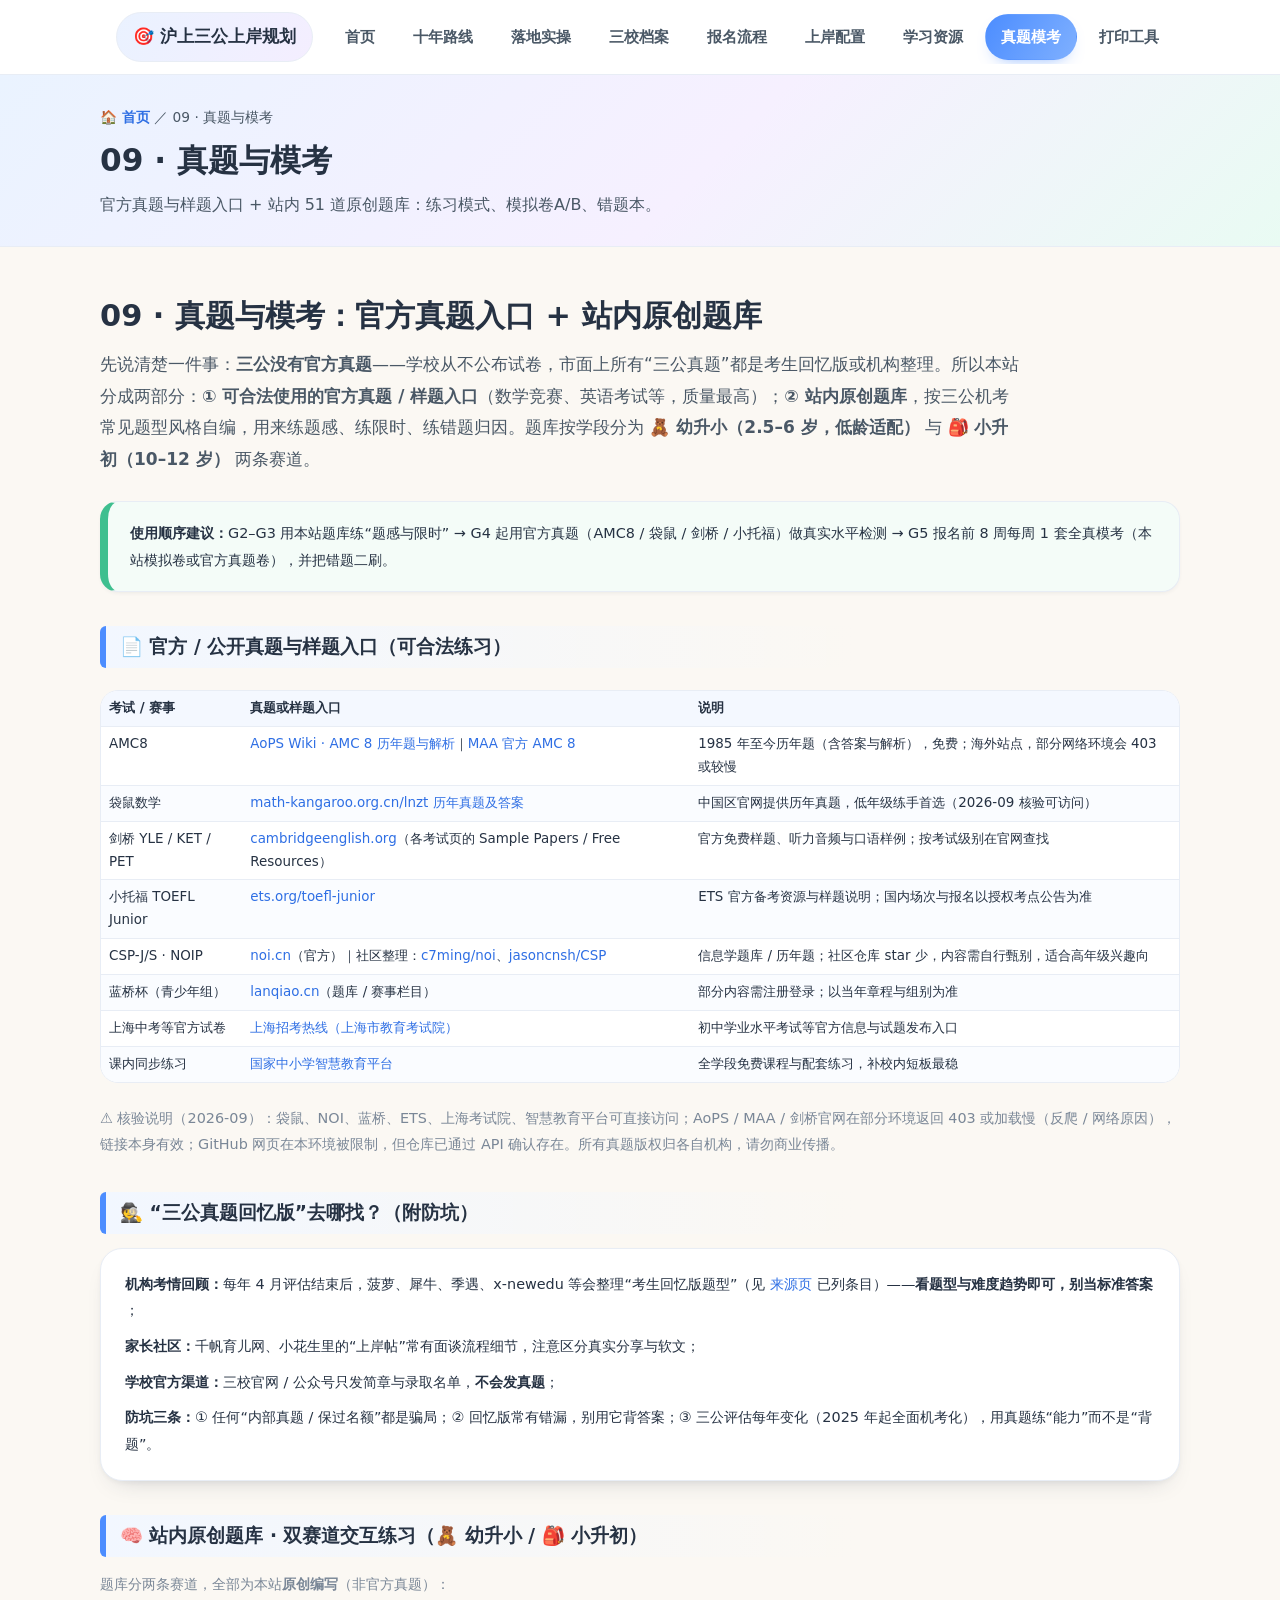
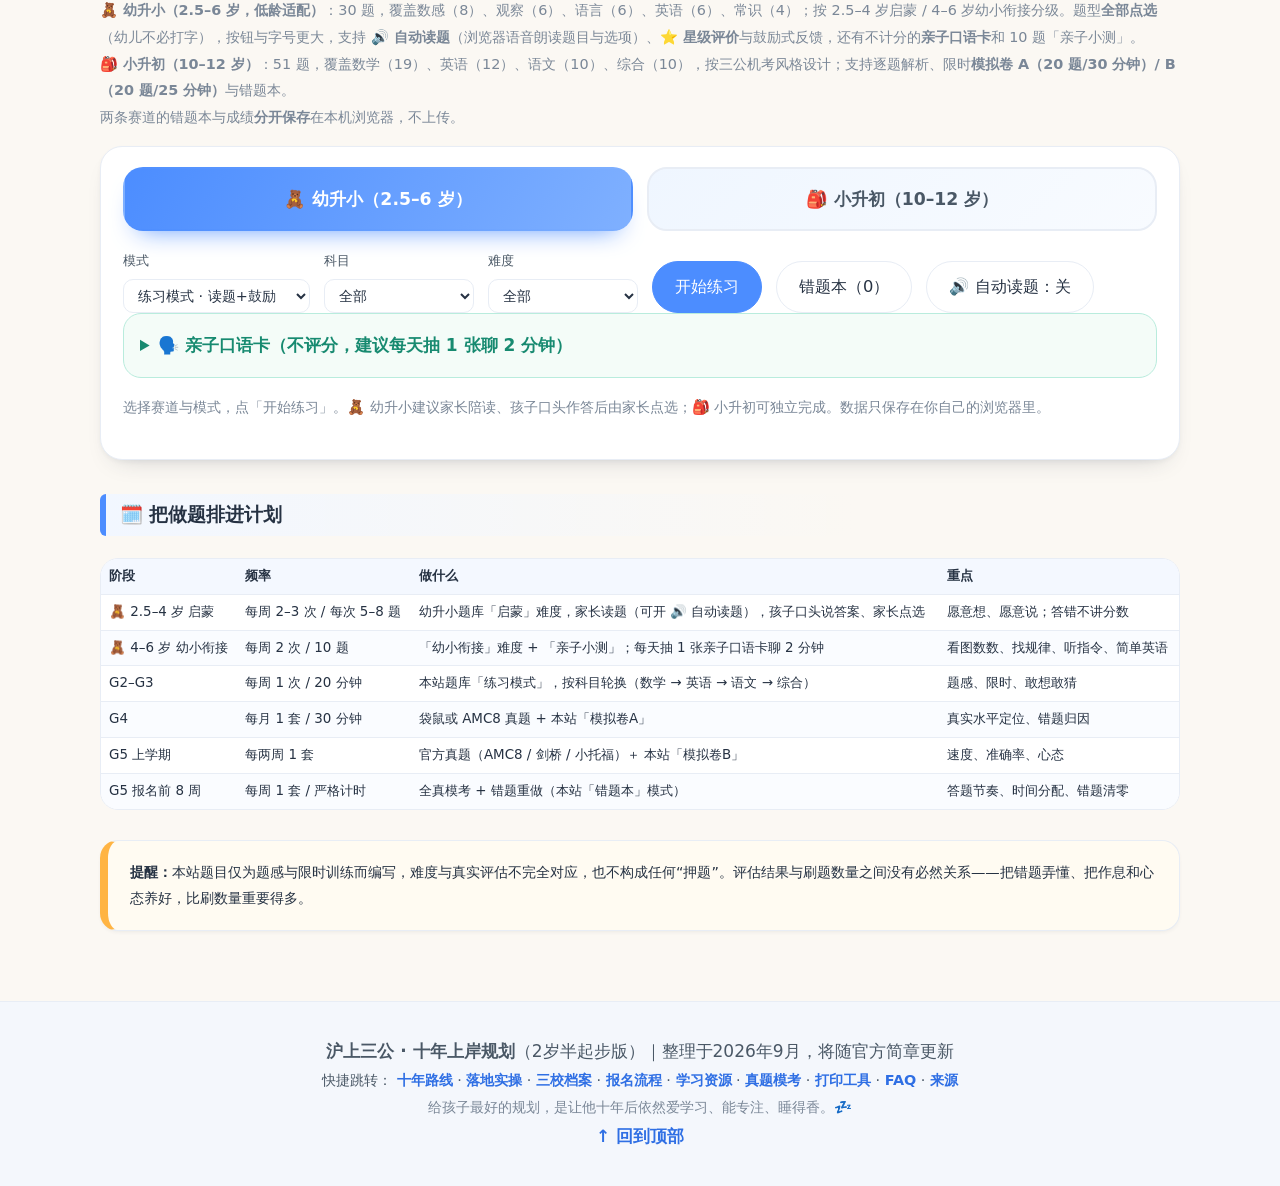
<file: practice.html>
<!DOCTYPE html>
<html lang="zh-CN">
<head>
<meta charset="UTF-8">
<meta name="viewport" content="width=device-width, initial-scale=1.0">
<title>真题模考 · 沪上三公上岸规划</title>
<link rel="stylesheet" href="assets/style.css">
<link rel="stylesheet" href="assets/tools.css">
</head>
<body>

<header class="nav" id="top">
  <div class="nav-inner">
    <a class="brand" href="index.html">🎯 沪上三公上岸规划</a>
    <nav class="nav-links" id="navLinks">
      <a href="index.html">首页</a>
      <a href="roadmap.html">十年路线</a>
      <a href="action.html">落地实操</a>
      <a href="schools.html">三校档案</a>
      <a href="process.html">报名流程</a>
      <a href="profile.html">上岸配置</a>
      <a href="resources.html">学习资源</a>
      <a href="practice.html" class="active">真题模考</a>
      <a href="tools.html">打印工具</a>
      <a href="faq.html">FAQ</a>
      <a href="planb.html">Plan B</a>
      <a href="sources.html">来源</a>
    </nav>
    <button class="nav-burger" id="navBurger" aria-label="菜单">☰</button>
  </div>
</header>

<section class="band">
  <div class="section-inner">
    <p class="band-kicker"><a href="index.html">🏠 首页</a> ／ 09 · 真题与模考</p>
    <h1>09 · 真题与模考</h1>
    <p class="band-desc">官方真题与样题入口 + 站内 51 道原创题库：练习模式、模拟卷A/B、错题本。</p>
  </div>
</section>

<section class="section" id="practice">
  <div class="section-inner">
    <h2 class="sec-title">09 · 真题与模考：官方真题入口 + 站内原创题库</h2>
    <p class="sec-lead">先说清楚一件事：<strong>三公没有官方真题</strong>——学校从不公布试卷，市面上所有“三公真题”都是考生回忆版或机构整理。所以本站分成两部分：<strong>① 可合法使用的官方真题 / 样题入口</strong>（数学竞赛、英语考试等，质量最高）；<strong>② 站内原创题库</strong>，按三公机考常见题型风格自编，用来练题感、练限时、练错题归因。题库按学段分为 <b>🧸 幼升小（2.5–6 岁，低龄适配）</b> 与 <b>🎒 小升初（10–12 岁）</b> 两条赛道。</p>

    <div class="notice soft small">
      <b>使用顺序建议：</b>G2–G3 用本站题库练“题感与限时” → G4 起用官方真题（AMC8 / 袋鼠 / 剑桥 / 小托福）做真实水平检测 → G5 报名前 8 周每周 1 套全真模考（本站模拟卷或官方真题卷），并把错题二刷。
    </div>

    <h3 class="sub-title">📄 官方 / 公开真题与样题入口（可合法练习）</h3>
    <table class="tbl-sm">
      <thead><tr><th>考试 / 赛事</th><th>真题或样题入口</th><th>说明</th></tr></thead>
      <tbody>
        <tr><td>AMC8</td><td><a href="https://artofproblemsolving.com/wiki/index.php/AMC_8_Problems_and_Solutions" rel="noopener">AoPS Wiki · AMC 8 历年题与解析</a>｜<a href="https://www.maa.org/math-competitions/amc-8" rel="noopener">MAA 官方 AMC 8</a></td><td>1985 年至今历年题（含答案与解析），免费；海外站点，部分网络环境会 403 或较慢</td></tr>
        <tr><td>袋鼠数学</td><td><a href="https://math-kangaroo.org.cn/lnzt" rel="noopener">math-kangaroo.org.cn/lnzt 历年真题及答案</a></td><td>中国区官网提供历年真题，低年级练手首选（2026-09 核验可访问）</td></tr>
        <tr><td>剑桥 YLE / KET / PET</td><td><a href="https://www.cambridgeenglish.org/" rel="noopener">cambridgeenglish.org</a>（各考试页的 Sample Papers / Free Resources）</td><td>官方免费样题、听力音频与口语样例；按考试级别在官网查找</td></tr>
        <tr><td>小托福 TOEFL Junior</td><td><a href="https://www.ets.org/toefl-junior" rel="noopener">ets.org/toefl-junior</a></td><td>ETS 官方备考资源与样题说明；国内场次与报名以授权考点公告为准</td></tr>
        <tr><td>CSP-J/S · NOIP</td><td><a href="https://www.noi.cn/" rel="noopener">noi.cn</a>（官方）｜社区整理：<a href="https://github.com/c7ming/noi" rel="noopener">c7ming/noi</a>、<a href="https://github.com/jasoncnsh/CSP" rel="noopener">jasoncnsh/CSP</a></td><td>信息学题库 / 历年题；社区仓库 star 少，内容需自行甄别，适合高年级兴趣向</td></tr>
        <tr><td>蓝桥杯（青少年组）</td><td><a href="https://www.lanqiao.cn/" rel="noopener">lanqiao.cn</a>（题库 / 赛事栏目）</td><td>部分内容需注册登录；以当年章程与组别为准</td></tr>
        <tr><td>上海中考等官方试卷</td><td><a href="https://www.shmeea.edu.cn/page/03000/index.html" rel="noopener">上海招考热线（上海市教育考试院）</a></td><td>初中学业水平考试等官方信息与试题发布入口</td></tr>
        <tr><td>课内同步练习</td><td><a href="https://basic.smartedu.cn/" rel="noopener">国家中小学智慧教育平台</a></td><td>全学段免费课程与配套练习，补校内短板最稳</td></tr>
      </tbody>
    </table>
    <p class="small muted">⚠️ 核验说明（2026-09）：袋鼠、NOI、蓝桥、ETS、上海考试院、智慧教育平台可直接访问；AoPS / MAA / 剑桥官网在部分环境返回 403 或加载慢（反爬 / 网络原因），链接本身有效；GitHub 网页在本环境被限制，但仓库已通过 API 确认存在。所有真题版权归各自机构，请勿商业传播。</p>

    <h3 class="sub-title">🕵️ “三公真题回忆版”去哪找？（附防坑）</h3>
    <div class="card small">
      <ul class="kv">
        <li><b>机构考情回顾：</b>每年 4 月评估结束后，菠萝、犀牛、季遇、x-newedu 等会整理“考生回忆版题型”（见 <a href="sources.html">来源页</a> 已列条目）——<b>看题型与难度趋势即可，别当标准答案</b>；</li>
        <li><b>家长社区：</b>千帆育儿网、小花生里的“上岸帖”常有面谈流程细节，注意区分真实分享与软文；</li>
        <li><b>学校官方渠道：</b>三校官网 / 公众号只发简章与录取名单，<b>不会发真题</b>；</li>
        <li><b>防坑三条：</b>① 任何“内部真题 / 保过名额”都是骗局；② 回忆版常有错漏，别用它背答案；③ 三公评估每年变化（2025 年起全面机考化），用真题练“能力”而不是“背题”。</li>
      </ul>
    </div>

    <h3 class="sub-title">🧠 站内原创题库 · 双赛道交互练习（🧸 幼升小 / 🎒 小升初）</h3>
    <p class="small muted">题库分两条赛道，全部为本站<b>原创编写</b>（非官方真题）：<br>
      🧸 <b>幼升小（2.5–6 岁，低龄适配）</b>：30 题，覆盖数感（8）、观察（6）、语言（6）、英语（6）、常识（4）；按 2.5–4 岁启蒙 / 4–6 岁幼小衔接分级。题型<b>全部点选</b>（幼儿不必打字），按钮与字号更大，支持 <b>🔊 自动读题</b>（浏览器语音朗读题目与选项）、<b>⭐️ 星级评价</b>与鼓励式反馈，还有不计分的<b>亲子口语卡</b>和 10 题「亲子小测」。<br>
      🎒 <b>小升初（10–12 岁）</b>：51 题，覆盖数学（19）、英语（12）、语文（10）、综合（10），按三公机考风格设计；支持逐题解析、限时<b>模拟卷 A（20 题/30 分钟）/ B（20 题/25 分钟）</b>与错题本。<br>
      两条赛道的错题本与成绩<b>分开保存</b>在本机浏览器，不上传。</p>
    <div id="quiz-root" class="quiz">
      <noscript><p>本练习模块需要开启 JavaScript 才能使用。</p></noscript>
    </div>

    <h3 class="sub-title">🗓️ 把做题排进计划</h3>
    <table class="tbl-sm">
      <thead><tr><th>阶段</th><th>频率</th><th>做什么</th><th>重点</th></tr></thead>
      <tbody>
        <tr><td>🧸 2.5–4 岁 启蒙</td><td>每周 2–3 次 / 每次 5–8 题</td><td>幼升小题库「启蒙」难度，家长读题（可开 🔊 自动读题），孩子口头说答案、家长点选</td><td>愿意想、愿意说；答错不讲分数</td></tr>
        <tr><td>🧸 4–6 岁 幼小衔接</td><td>每周 2 次 / 10 题</td><td>「幼小衔接」难度 + 「亲子小测」；每天抽 1 张亲子口语卡聊 2 分钟</td><td>看图数数、找规律、听指令、简单英语</td></tr>
        <tr><td>G2–G3</td><td>每周 1 次 / 20 分钟</td><td>本站题库「练习模式」，按科目轮换（数学 → 英语 → 语文 → 综合）</td><td>题感、限时、敢想敢猜</td></tr>
        <tr><td>G4</td><td>每月 1 套 / 30 分钟</td><td>袋鼠或 AMC8 真题 + 本站「模拟卷A」</td><td>真实水平定位、错题归因</td></tr>
        <tr><td>G5 上学期</td><td>每两周 1 套</td><td>官方真题（AMC8 / 剑桥 / 小托福）＋ 本站「模拟卷B」</td><td>速度、准确率、心态</td></tr>
        <tr><td>G5 报名前 8 周</td><td>每周 1 套 / 严格计时</td><td>全真模考 + 错题重做（本站「错题本」模式）</td><td>答题节奏、时间分配、错题清零</td></tr>
      </tbody>
    </table>
    <div class="notice warn small">
      <b>提醒：</b>本站题目仅为题感与限时训练而编写，难度与真实评估不完全对应，也不构成任何“押题”。评估结果与刷题数量之间没有必然关系——把错题弄懂、把作息和心态养好，比刷数量重要得多。
    </div>
  </div>
</section>
<footer class="footer">
  <div class="footer-inner">
    <p><strong>沪上三公 · 十年上岸规划</strong>（2岁半起步版）｜整理于2026年9月，将随官方简章更新</p>
    <p class="small">快捷跳转：
      <a href="roadmap.html">十年路线</a> · <a href="action.html">落地实操</a> ·
      <a href="schools.html">三校档案</a> · <a href="process.html">报名流程</a> ·
      <a href="resources.html">学习资源</a> · <a href="practice.html">真题模考</a> ·
      <a href="tools.html">打印工具</a> ·
      <a href="faq.html">FAQ</a> · <a href="sources.html">来源</a>
    </p>
    <p class="small muted">给孩子最好的规划，是让他十年后依然爱学习、能专注、睡得香。💤</p>
    <p><a href="#top">↑ 回到顶部</a></p>
  </div>
</footer>

<script src="assets/app.js"></script>
<script src="assets/quiz.js"></script>
</body>
</html>
</file>
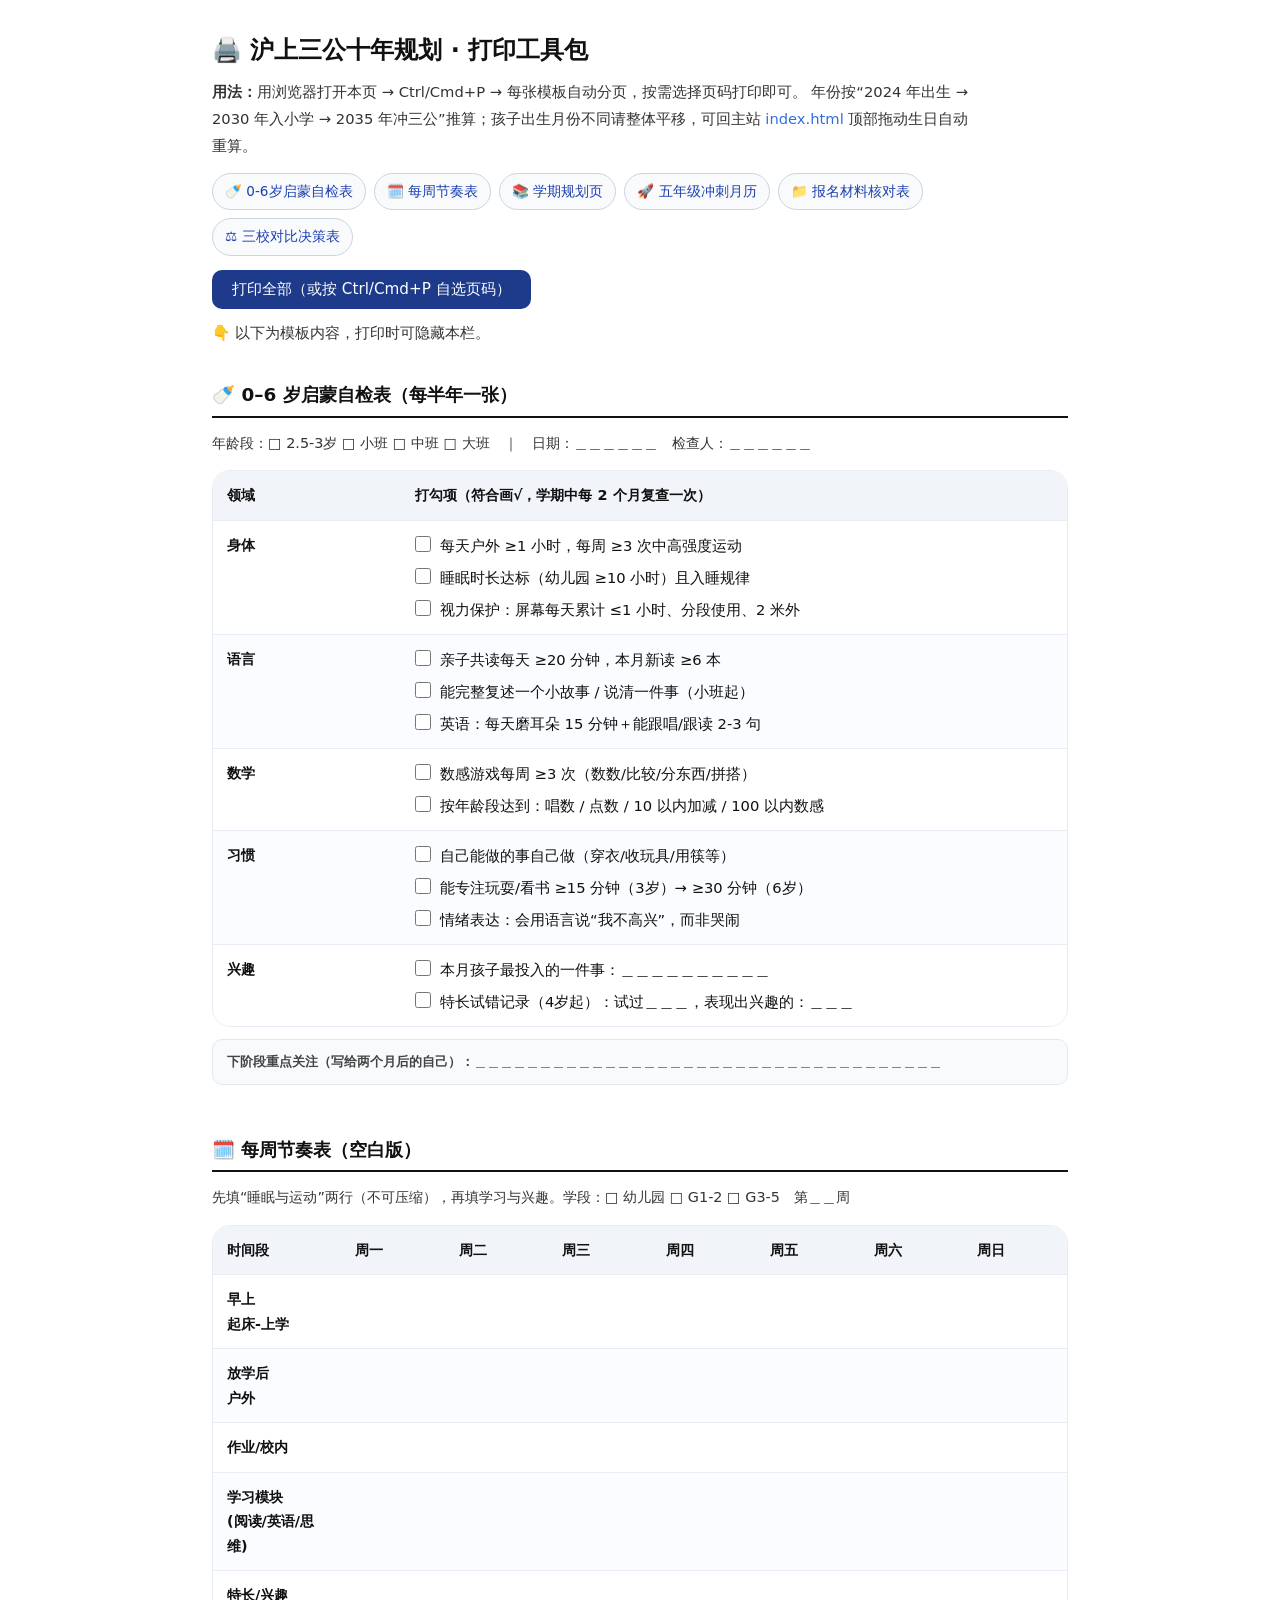
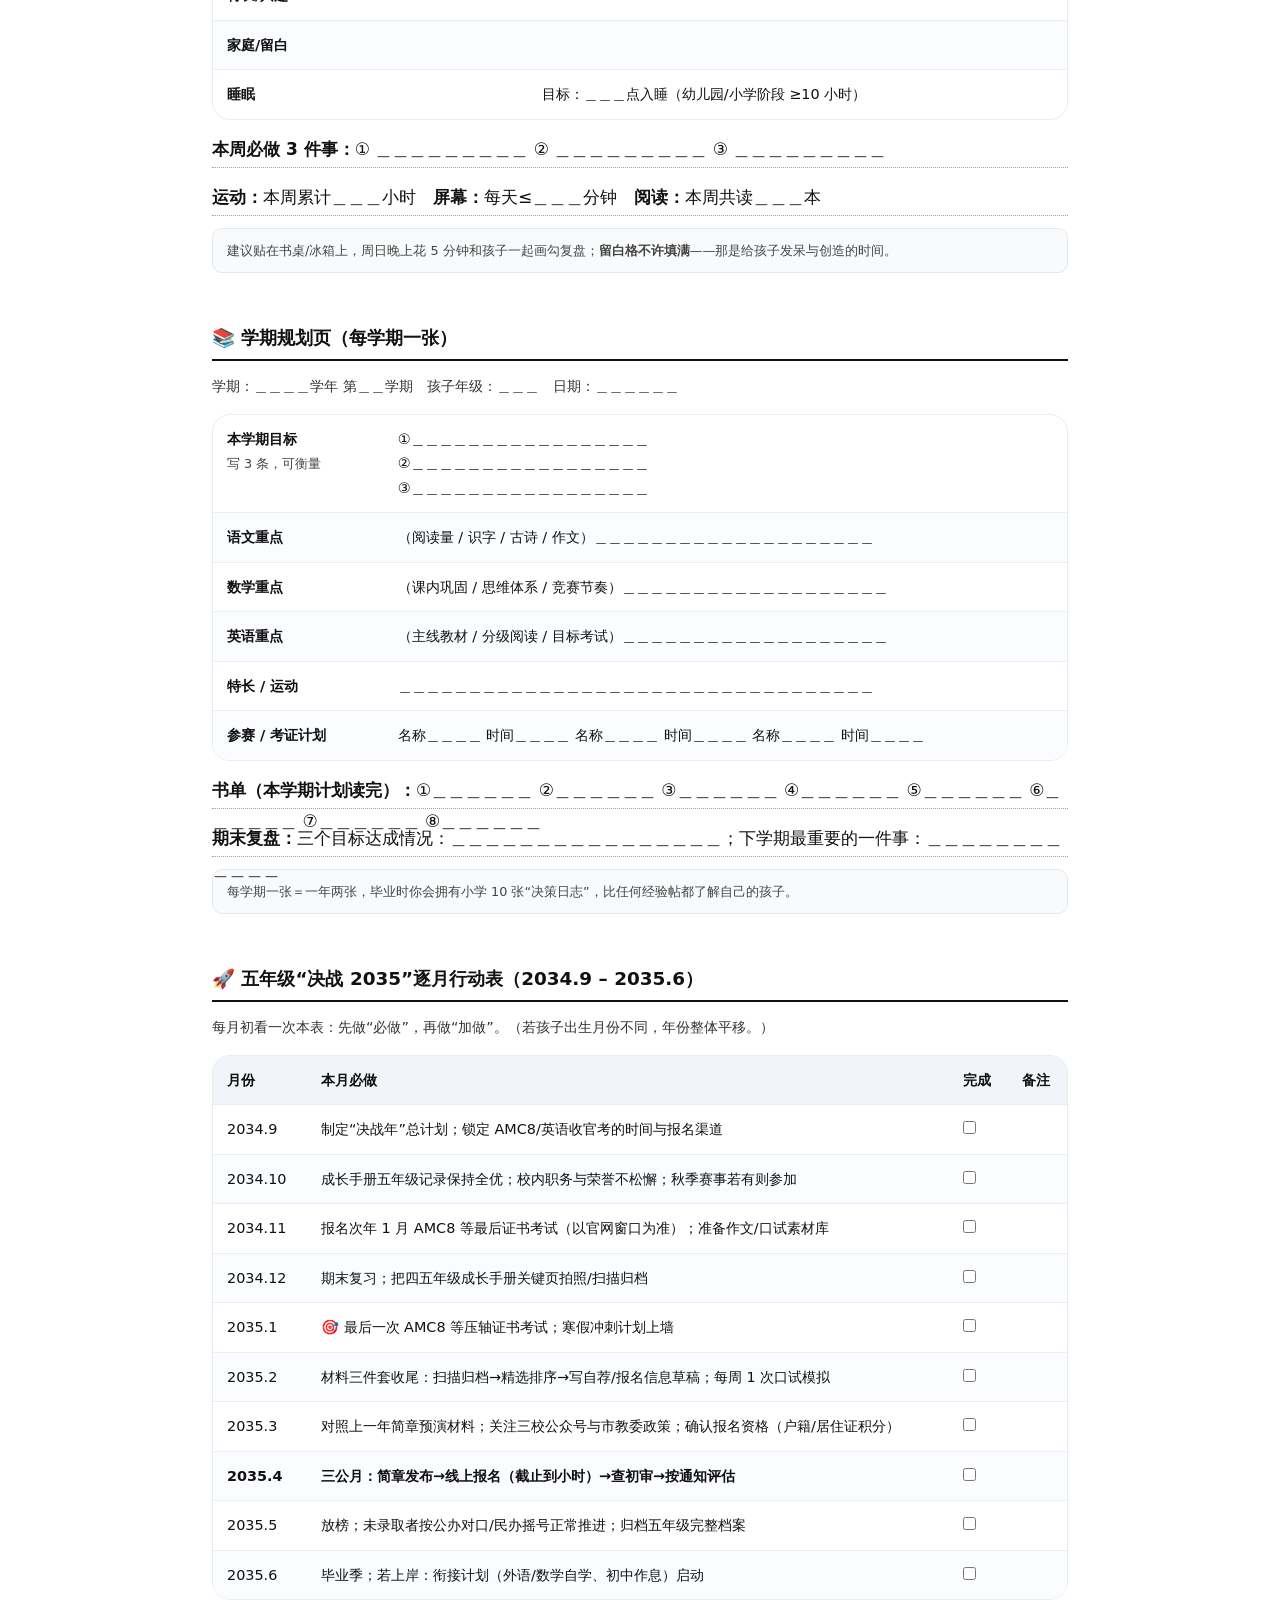
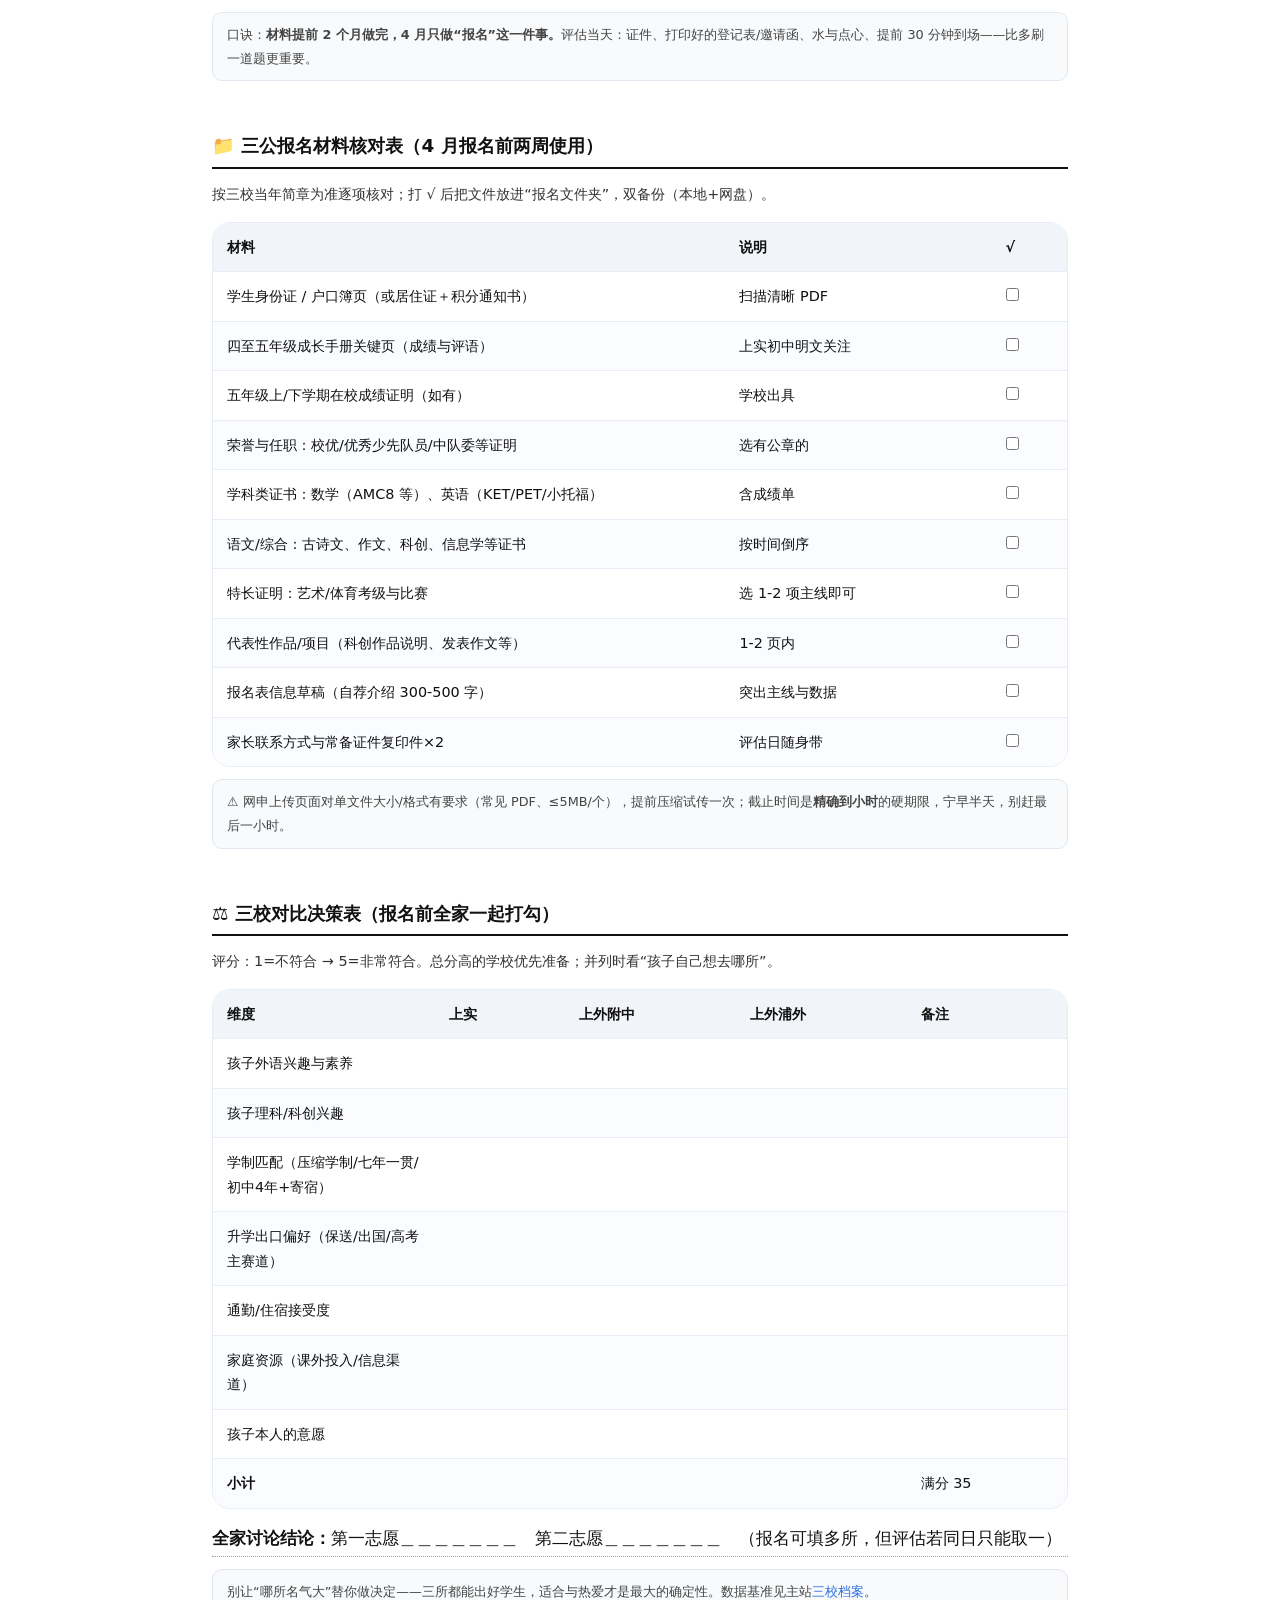
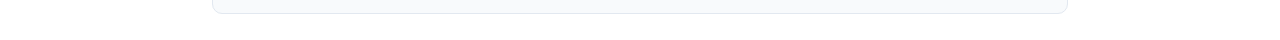
<file: printables.html>
<!DOCTYPE html>
<html lang="zh-CN">
<head>
<meta charset="UTF-8">
<meta name="viewport" content="width=device-width, initial-scale=1.0">
<title>沪上三公规划 · 可打印工具包</title>
<meta name="description" content="沪上三公十年规划配套的可打印模板：启蒙自检表、每周节奏表、学期规划页、五年级冲刺月历、报名材料核对表、三校对比决策表。">
<link rel="stylesheet" href="assets/style.css">
<link rel="stylesheet" href="assets/tools.css">
<style>
  /* 工具包专用：打印友好 */
  :root{--ink:#111;}
  body{background:#fff}
  .tp-head{max-width:900px;margin:0 auto;padding:34px 22px 10px}
  .tp-head h1{font-size:1.5rem;margin-bottom:10px}
  .tp-head p{color:#333;font-size:.92rem;max-width:760px}
  .tp-index{display:flex;flex-wrap:wrap;gap:8px;margin:14px 0 6px}
  .tp-index a{font-size:.85rem;padding:5px 12px;border:1px solid #cbd5e1;border-radius:999px;background:#f8fafc;color:#1e40af;text-decoration:none}
  .pt{max-width:900px;margin:0 auto;padding:26px 22px;page-break-after:always}
  .pt:last-child{page-break-after:auto}
  .pt h2{font-size:1.15rem;border-bottom:2px solid #111;padding-bottom:8px;margin-bottom:12px}
  .pt .lead{font-size:.9rem;color:#333;margin-bottom:14px}
  .chk{list-style:none;display:grid;gap:7px}
  .chk li{display:flex;gap:9px;align-items:flex-start;font-size:.92rem}
  .chk input{width:16px;height:16px;flex:none;margin-top:3px}
  .line{margin-top:14px}
  .line p{border-bottom:1px dotted #94a3b8;height:2em;margin:2px 0}
  .pt table{font-size:.9rem;margin:10px 0}
  .pt th{background:#f1f5f9}
  .pt td{height:auto;vertical-align:top}
  .cell-tall td{height:44px}
  .score-cell{min-width:64px}
  .note{font-size:.8rem;color:#444;background:#f8fafc;border:1px solid #e2e8f0;border-radius:10px;padding:10px 14px;margin-top:12px}
  .no-print{display:block}
  .btn-print{display:inline-block;margin-top:8px;background:#1e3a8a;color:#fff;border:none;border-radius:10px;padding:9px 20px;font-size:.95rem;cursor:pointer;font-family:inherit}
  @media print{
    .no-print{display:none !important}
    body{font-size:13px}
    .pt{padding:6mm 0}
    input[type=checkbox]{accent-color:#111}
    a{color:#111;text-decoration:none}
  }
</style>
</head>
<body>

<header class="tp-head no-print">
  <h1>🖨️ 沪上三公十年规划 · 打印工具包</h1>
  <p><strong>用法：</strong>用浏览器打开本页 → Ctrl/Cmd+P → 每张模板自动分页，按需选择页码打印即可。
  年份按“2024 年出生 → <span class="dy" data-o="0">2030</span> 年入小学 → <span class="dy" data-o="5">2035</span> 年冲三公”推算；孩子出生月份不同请整体平移，可回主站 <a href="index.html">index.html</a> 顶部拖动生日自动重算。</p>
  <div class="tp-index">
    <a href="#p0">🍼 0-6岁启蒙自检表</a>
    <a href="#p1">🗓️ 每周节奏表</a>
    <a href="#p2">📚 学期规划页</a>
    <a href="#p3">🚀 五年级冲刺月历</a>
    <a href="#p4">📁 报名材料核对表</a>
    <a href="#p5">⚖️ 三校对比决策表</a>
  </div>
  <button class="btn-print" onclick="window.print()">打印全部（或按 Ctrl/Cmd+P 自选页码）</button>
  <p style="margin-top:10px">👇 以下为模板内容，打印时可隐藏本栏。</p>
</header>

<!-- p0 启蒙自检 -->
<section class="pt" id="p0">
  <h2>🍼 0–6 岁启蒙自检表（每半年一张）</h2>
  <p class="lead">年龄段：□ 2.5-3岁 □ 小班 □ 中班 □ 大班　｜　日期：＿＿＿＿＿＿　检查人：＿＿＿＿＿＿</p>
  <table>
    <thead><tr><th style="width:22%">领域</th><th>打勾项（符合画√，学期中每 2 个月复查一次）</th></tr></thead>
    <tbody>
      <tr><td><b>身体</b></td><td>
        <ul class="chk">
          <li><input type="checkbox"> 每天户外 ≥1 小时，每周 ≥3 次中高强度运动</li>
          <li><input type="checkbox"> 睡眠时长达标（幼儿园 ≥10 小时）且入睡规律</li>
          <li><input type="checkbox"> 视力保护：屏幕每天累计 ≤1 小时、分段使用、2 米外</li>
        </ul></td></tr>
      <tr><td><b>语言</b></td><td>
        <ul class="chk">
          <li><input type="checkbox"> 亲子共读每天 ≥20 分钟，本月新读 ≥6 本</li>
          <li><input type="checkbox"> 能完整复述一个小故事 / 说清一件事（小班起）</li>
          <li><input type="checkbox"> 英语：每天磨耳朵 15 分钟＋能跟唱/跟读 2-3 句</li>
        </ul></td></tr>
      <tr><td><b>数学</b></td><td>
        <ul class="chk">
          <li><input type="checkbox"> 数感游戏每周 ≥3 次（数数/比较/分东西/拼搭）</li>
          <li><input type="checkbox"> 按年龄段达到：唱数 / 点数 / 10 以内加减 / 100 以内数感</li>
        </ul></td></tr>
      <tr><td><b>习惯</b></td><td>
        <ul class="chk">
          <li><input type="checkbox"> 自己能做的事自己做（穿衣/收玩具/用筷等）</li>
          <li><input type="checkbox"> 能专注玩耍/看书 ≥15 分钟（3岁）→ ≥30 分钟（6岁）</li>
          <li><input type="checkbox"> 情绪表达：会用语言说“我不高兴”，而非哭闹</li>
        </ul></td></tr>
      <tr><td><b>兴趣</b></td><td>
        <ul class="chk">
          <li><input type="checkbox"> 本月孩子最投入的一件事：＿＿＿＿＿＿＿＿＿＿</li>
          <li><input type="checkbox"> 特长试错记录（4岁起）：试过＿＿＿，表现出兴趣的：＿＿＿</li>
        </ul></td></tr>
    </tbody>
  </table>
  <div class="note"><b>下阶段重点关注（写给两个月后的自己）：</b>＿＿＿＿＿＿＿＿＿＿＿＿＿＿＿＿＿＿＿＿＿＿＿＿＿＿＿＿＿＿＿＿＿＿＿＿</div>
</section>

<!-- p1 每周节奏表 -->
<section class="pt" id="p1">
  <h2>🗓️ 每周节奏表（空白版）</h2>
  <p class="lead">先填“睡眠与运动”两行（不可压缩），再填学习与兴趣。学段：□ 幼儿园 □ G1-2 □ G3-5　第＿＿周</p>
  <table>
    <thead><tr><th style="width:15%">时间段</th><th>周一</th><th>周二</th><th>周三</th><th>周四</th><th>周五</th><th>周六</th><th>周日</th></tr></thead>
    <tbody class="cell-tall">
      <tr><td><b>早上<br>起床-上学</b></td><td></td><td></td><td></td><td></td><td></td><td></td><td></td></tr>
      <tr><td><b>放学后<br>户外</b></td><td></td><td></td><td></td><td></td><td></td><td></td><td></td></tr>
      <tr><td><b>作业/校内</b></td><td></td><td></td><td></td><td></td><td></td><td></td><td></td></tr>
      <tr><td><b>学习模块<br>(阅读/英语/思维)</b></td><td></td><td></td><td></td><td></td><td></td><td></td><td></td></tr>
      <tr><td><b>特长/兴趣</b></td><td></td><td></td><td></td><td></td><td></td><td></td><td></td></tr>
      <tr><td><b>家庭/留白</b></td><td></td><td></td><td></td><td></td><td></td><td></td><td></td></tr>
      <tr><td><b>睡眠</b></td><td colspan="7" style="text-align:center">目标：＿＿＿点入睡（幼儿园/小学阶段 ≥10 小时）</td></tr>
    </tbody>
  </table>
  <div class="line"><p><b>本周必做 3 件事：</b>① ＿＿＿＿＿＿＿＿＿ ② ＿＿＿＿＿＿＿＿＿ ③ ＿＿＿＿＿＿＿＿＿</p></div>
  <div class="line"><p><b>运动：</b>本周累计＿＿＿小时　<b>屏幕：</b>每天≤＿＿＿分钟　<b>阅读：</b>本周共读＿＿＿本</p></div>
  <div class="note">建议贴在书桌/冰箱上，周日晚上花 5 分钟和孩子一起画勾复盘；<b>留白格不许填满</b>——那是给孩子发呆与创造的时间。</div>
</section>

<!-- p2 学期规划页 -->
<section class="pt" id="p2">
  <h2>📚 学期规划页（每学期一张）</h2>
  <p class="lead">学期：＿＿＿＿学年 第＿＿学期　孩子年级：＿＿＿　日期：＿＿＿＿＿＿</p>
  <table>
    <tbody>
      <tr><td style="width:20%"><b>本学期目标</b><br><span class="note" style="background:none;border:none;padding:0">写 3 条，可衡量</span></td><td>①＿＿＿＿＿＿＿＿＿＿＿＿＿＿＿＿＿<br>②＿＿＿＿＿＿＿＿＿＿＿＿＿＿＿＿＿<br>③＿＿＿＿＿＿＿＿＿＿＿＿＿＿＿＿＿</td></tr>
      <tr><td><b>语文重点</b></td><td>（阅读量 / 识字 / 古诗 / 作文）＿＿＿＿＿＿＿＿＿＿＿＿＿＿＿＿＿＿＿＿</td></tr>
      <tr><td><b>数学重点</b></td><td>（课内巩固 / 思维体系 / 竞赛节奏）＿＿＿＿＿＿＿＿＿＿＿＿＿＿＿＿＿＿＿</td></tr>
      <tr><td><b>英语重点</b></td><td>（主线教材 / 分级阅读 / 目标考试）＿＿＿＿＿＿＿＿＿＿＿＿＿＿＿＿＿＿＿</td></tr>
      <tr><td><b>特长 / 运动</b></td><td>＿＿＿＿＿＿＿＿＿＿＿＿＿＿＿＿＿＿＿＿＿＿＿＿＿＿＿＿＿＿＿＿＿＿</td></tr>
      <tr><td><b>参赛 / 考证计划</b></td><td>名称＿＿＿＿ 时间＿＿＿＿ 名称＿＿＿＿ 时间＿＿＿＿ 名称＿＿＿＿ 时间＿＿＿＿</td></tr>
    </tbody>
  </table>
  <div class="line"><p><b>书单（本学期计划读完）：</b>①＿＿＿＿＿＿ ②＿＿＿＿＿＿ ③＿＿＿＿＿＿ ④＿＿＿＿＿＿ ⑤＿＿＿＿＿＿ ⑥＿＿＿＿＿＿ ⑦＿＿＿＿＿＿ ⑧＿＿＿＿＿＿</p></div>
  <div class="line"><p><b>期末复盘：</b>三个目标达成情况：＿＿＿＿＿＿＿＿＿＿＿＿＿＿＿＿；下学期最重要的一件事：＿＿＿＿＿＿＿＿＿＿＿＿</p></div>
  <div class="note">每学期一张＝一年两张，毕业时你会拥有小学 10 张“决策日志”，比任何经验帖都了解自己的孩子。</div>
</section>

<!-- p3 G5 冲刺月历 -->
<section class="pt" id="p3">
  <h2>🚀 五年级“决战 2035”逐月行动表（2034.9 – 2035.6）</h2>
  <p class="lead">每月初看一次本表：先做“必做”，再做“加做”。（若孩子出生月份不同，年份整体平移。）</p>
  <table>
    <thead><tr><th style="width:11%">月份</th><th>本月必做</th><th>完成</th><th>备注</th></tr></thead>
    <tbody>
      <tr><td>2034.9</td><td>制定“决战年”总计划；锁定 AMC8/英语收官考的时间与报名渠道</td><td><input type="checkbox"></td><td></td></tr>
      <tr><td>2034.10</td><td>成长手册五年级记录保持全优；校内职务与荣誉不松懈；秋季赛事若有则参加</td><td><input type="checkbox"></td><td></td></tr>
      <tr><td>2034.11</td><td>报名次年 1 月 AMC8 等最后证书考试（以官网窗口为准）；准备作文/口试素材库</td><td><input type="checkbox"></td><td></td></tr>
      <tr><td>2034.12</td><td>期末复习；把四五年级成长手册关键页拍照/扫描归档</td><td><input type="checkbox"></td><td></td></tr>
      <tr><td>2035.1</td><td>🎯 最后一次 AMC8 等压轴证书考试；寒假冲刺计划上墙</td><td><input type="checkbox"></td><td></td></tr>
      <tr><td>2035.2</td><td>材料三件套收尾：扫描归档→精选排序→写自荐/报名信息草稿；每周 1 次口试模拟</td><td><input type="checkbox"></td><td></td></tr>
      <tr><td>2035.3</td><td>对照上一年简章预演材料；关注三校公众号与市教委政策；确认报名资格（户籍/居住证积分）</td><td><input type="checkbox"></td><td></td></tr>
      <tr><td><b>2035.4</b></td><td><b>三公月：简章发布→线上报名（截止到小时）→查初审→按通知评估</b></td><td><input type="checkbox"></td><td></td></tr>
      <tr><td>2035.5</td><td>放榜；未录取者按公办对口/民办摇号正常推进；归档五年级完整档案</td><td><input type="checkbox"></td><td></td></tr>
      <tr><td>2035.6</td><td>毕业季；若上岸：衔接计划（外语/数学自学、初中作息）启动</td><td><input type="checkbox"></td><td></td></tr>
    </tbody>
  </table>
  <div class="note">口诀：<b>材料提前 2 个月做完，4 月只做“报名”这一件事。</b>评估当天：证件、打印好的登记表/邀请函、水与点心、提前 30 分钟到场——比多刷一道题更重要。</div>
</section>

<!-- p4 材料核对表 -->
<section class="pt" id="p4">
  <h2>📁 三公报名材料核对表（4 月报名前两周使用）</h2>
  <p class="lead">按三校当年简章为准逐项核对；打 √ 后把文件放进“报名文件夹”，双备份（本地+网盘）。</p>
  <table>
    <thead><tr><th style="width:60%">材料</th><th>说明</th><th>√</th></tr></thead>
    <tbody>
      <tr><td>学生身份证 / 户口簿页（或居住证＋积分通知书）</td><td>扫描清晰 PDF</td><td><input type="checkbox"></td></tr>
      <tr><td>四至五年级成长手册关键页（成绩与评语）</td><td>上实初中明文关注</td><td><input type="checkbox"></td></tr>
      <tr><td>五年级上/下学期在校成绩证明（如有）</td><td>学校出具</td><td><input type="checkbox"></td></tr>
      <tr><td>荣誉与任职：校优/优秀少先队员/中队委等证明</td><td>选有公章的</td><td><input type="checkbox"></td></tr>
      <tr><td>学科类证书：数学（AMC8 等）、英语（KET/PET/小托福）</td><td>含成绩单</td><td><input type="checkbox"></td></tr>
      <tr><td>语文/综合：古诗文、作文、科创、信息学等证书</td><td>按时间倒序</td><td><input type="checkbox"></td></tr>
      <tr><td>特长证明：艺术/体育考级与比赛</td><td>选 1-2 项主线即可</td><td><input type="checkbox"></td></tr>
      <tr><td>代表性作品/项目（科创作品说明、发表作文等）</td><td>1-2 页内</td><td><input type="checkbox"></td></tr>
      <tr><td>报名表信息草稿（自荐介绍 300-500 字）</td><td>突出主线与数据</td><td><input type="checkbox"></td></tr>
      <tr><td>家长联系方式与常备证件复印件×2</td><td>评估日随身带</td><td><input type="checkbox"></td></tr>
    </tbody>
  </table>
  <div class="note">⚠️ 网申上传页面对单文件大小/格式有要求（常见 PDF、≤5MB/个），提前压缩试传一次；截止时间是<b>精确到小时</b>的硬期限，宁早半天，别赶最后一小时。</div>
</section>

<!-- p5 决策表 -->
<section class="pt" id="p5">
  <h2>⚖️ 三校对比决策表（报名前全家一起打勾）</h2>
  <p class="lead">评分：1=不符合 → 5=非常符合。总分高的学校优先准备；并列时看“孩子自己想去哪所”。</p>
  <table>
    <thead><tr><th style="width:26%">维度</th><th>上实</th><th>上外附中</th><th>上外浦外</th><th>备注</th></tr></thead>
    <tbody>
      <tr><td>孩子外语兴趣与素养</td><td class="score-cell"></td><td class="score-cell"></td><td class="score-cell"></td><td></td></tr>
      <tr><td>孩子理科/科创兴趣</td><td></td><td></td><td></td><td></td></tr>
      <tr><td>学制匹配（压缩学制/七年一贯/初中4年+寄宿）</td><td></td><td></td><td></td><td></td></tr>
      <tr><td>升学出口偏好（保送/出国/高考主赛道）</td><td></td><td></td><td></td><td></td></tr>
      <tr><td>通勤/住宿接受度</td><td></td><td></td><td></td><td></td></tr>
      <tr><td>家庭资源（课外投入/信息渠道）</td><td></td><td></td><td></td><td></td></tr>
      <tr><td>孩子本人的意愿</td><td></td><td></td><td></td><td></td></tr>
      <tr><td><b>小计</b></td><td><b></b></td><td><b></b></td><td><b></b></td><td>满分 35</td></tr>
    </tbody>
  </table>
  <div class="line"><p><b>全家讨论结论：</b>第一志愿＿＿＿＿＿＿＿　第二志愿＿＿＿＿＿＿＿　（报名可填多所，但评估若同日只能取一）</p></div>
  <div class="note">别让“哪所名气大”替你做决定——三所都能出好学生，适合与热爱才是最大的确定性。数据基准见主站<a href="schools.html">三校档案</a>。</div>
</section>

<script src="assets/app.js"></script>
</body>
</html>
</file>
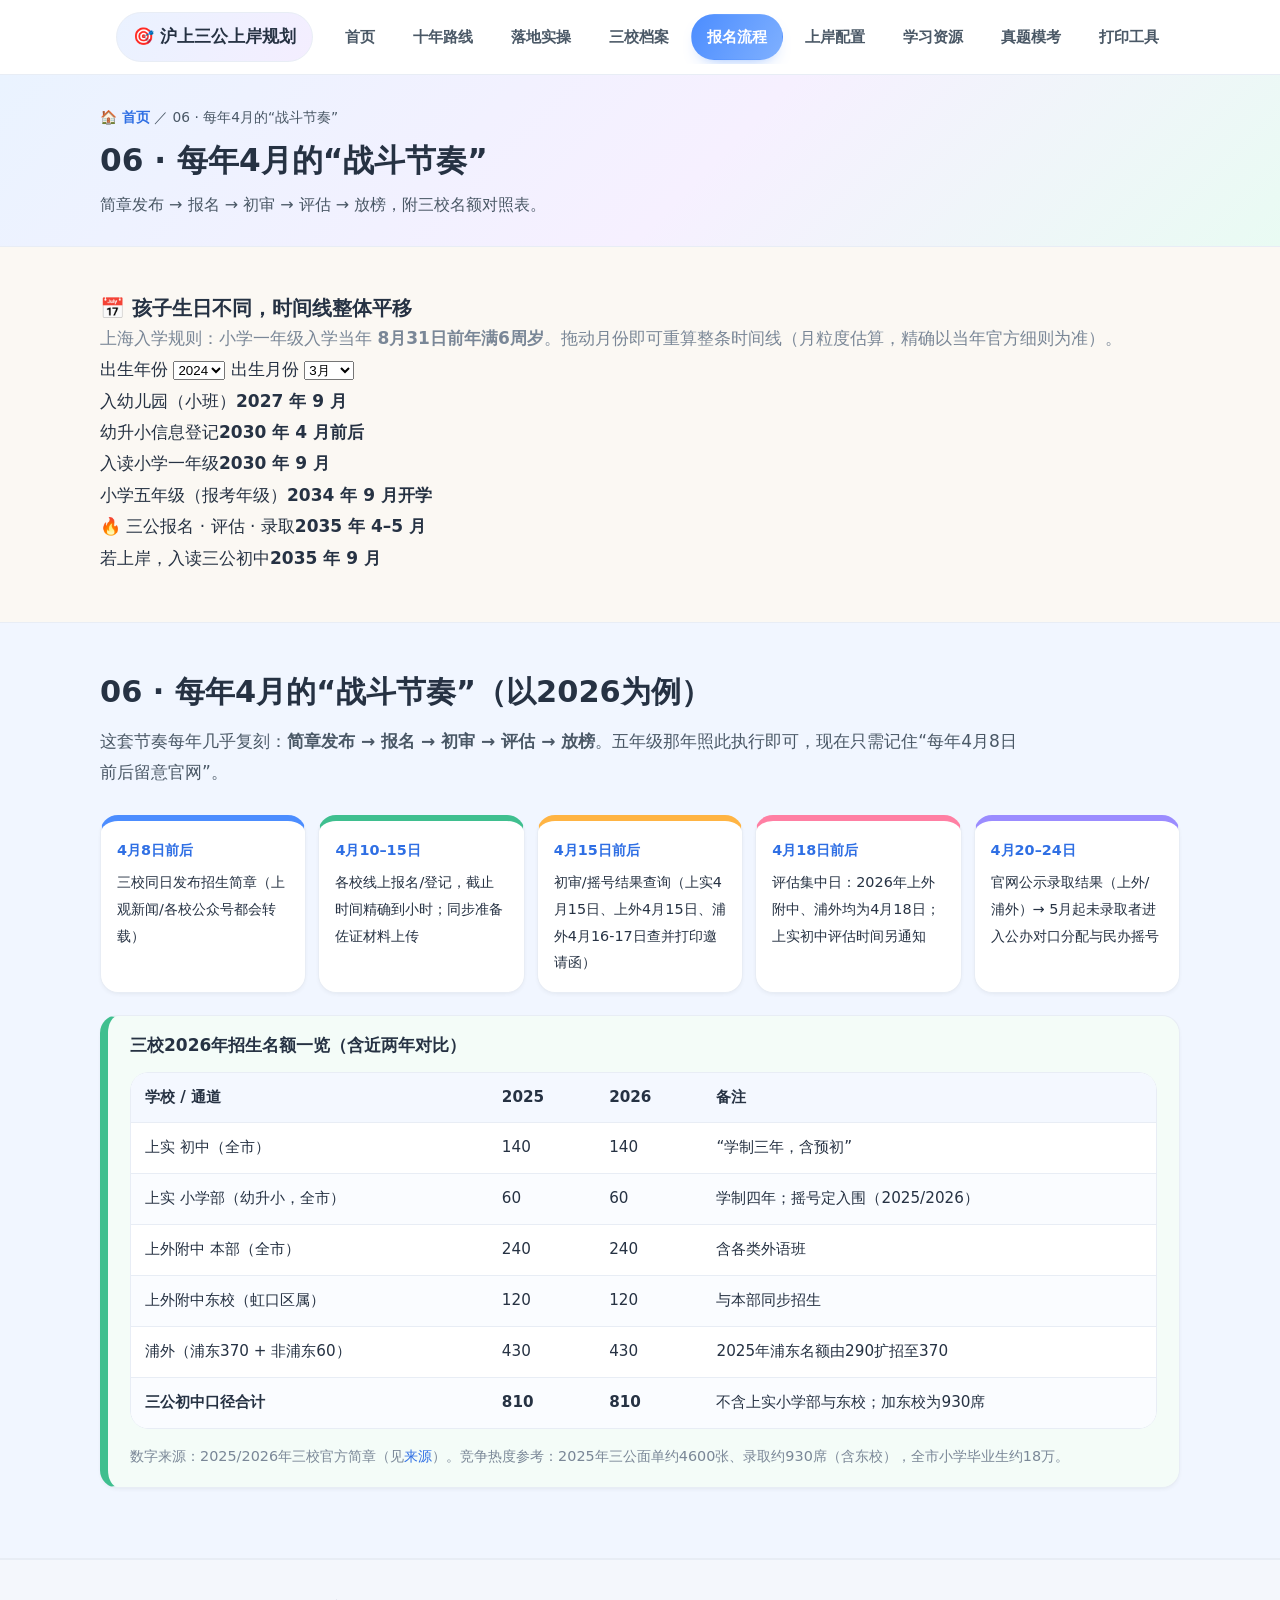
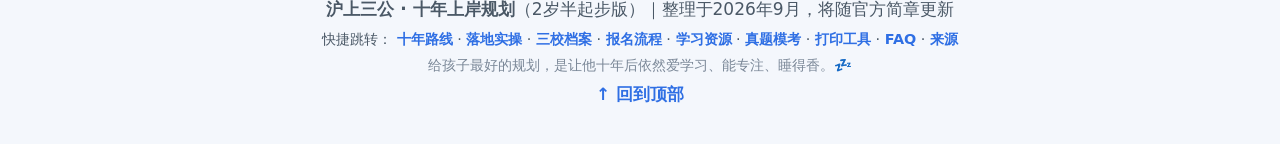
<file: process.html>
<!DOCTYPE html>
<html lang="zh-CN">
<head>
<meta charset="UTF-8">
<meta name="viewport" content="width=device-width, initial-scale=1.0">
<title>报名流程 · 沪上三公上岸规划</title>
<link rel="stylesheet" href="assets/style.css">
<link rel="stylesheet" href="assets/tools.css">
</head>
<body>

<header class="nav" id="top">
  <div class="nav-inner">
    <a class="brand" href="index.html">🎯 沪上三公上岸规划</a>
    <nav class="nav-links" id="navLinks">
      <a href="index.html">首页</a>
      <a href="roadmap.html">十年路线</a>
      <a href="action.html">落地实操</a>
      <a href="schools.html">三校档案</a>
      <a href="process.html" class="active">报名流程</a>
      <a href="profile.html">上岸配置</a>
      <a href="resources.html">学习资源</a>
      <a href="practice.html">真题模考</a>
      <a href="tools.html">打印工具</a>
      <a href="faq.html">FAQ</a>
      <a href="planb.html">Plan B</a>
      <a href="sources.html">来源</a>
    </nav>
    <button class="nav-burger" id="navBurger" aria-label="菜单">☰</button>
  </div>
</header>

<section class="band">
  <div class="section-inner">
    <p class="band-kicker"><a href="index.html">🏠 首页</a> ／ 06 · 每年4月的“战斗节奏”</p>
    <h1>06 · 每年4月的“战斗节奏”</h1>
    <p class="band-desc">简章发布 → 报名 → 初审 → 评估 → 放榜，附三校名额对照表。</p>
  </div>
</section>

<section class="calc section" aria-label="入学年份推算">
  <div class="section-inner calc-grid">
    <div class="calc-control">
      <h3>📅 孩子生日不同，时间线整体平移</h3>
      <p class="muted">上海入学规则：小学一年级入学当年 <strong>8月31日前年满6周岁</strong>。拖动月份即可重算整条时间线（月粒度估算，精确以当年官方细则为准）。</p>
      <label class="field">
        <span>出生年份</span>
        <select id="birthYear">
          <option>2022</option><option>2023</option><option selected>2024</option><option>2025</option><option>2026</option>
        </select>
      </label>
      <label class="field">
        <span>出生月份</span>
        <select id="birthMonth">
          <option value="1">1月</option><option value="2">2月</option><option value="3" selected>3月</option><option value="4">4月</option><option value="5">5月</option><option value="6">6月</option><option value="7">7月</option><option value="8">8月</option><option value="9">9月</option><option value="10">10月</option><option value="11">11月</option><option value="12">12月</option>
        </select>
      </label>
    </div>
    <div class="calc-out">
      <div class="out-row"><span>入幼儿园（小班）</span><b><span class="dy" data-o="-3">2027</span> 年 9 月</b></div>
      <div class="out-row"><span>幼升小信息登记</span><b><span class="dy" data-o="0">2030</span> 年 4 月前后</b></div>
      <div class="out-row"><span>入读小学一年级</span><b><span class="dy" data-o="0">2030</span> 年 9 月</b></div>
      <div class="out-row"><span>小学五年级（报考年级）</span><b><span class="dy" data-o="4">2034</span> 年 9 月开学</b></div>
      <div class="out-row hot"><span>🔥 三公报名 · 评估 · 录取</span><b><span class="dy" data-o="5">2035</span> 年 4–5 月</b></div>
      <div class="out-row"><span>若上岸，入读三公初中</span><b><span class="dy" data-o="5">2035</span> 年 9 月</b></div>
    </div>
  </div>
</section>
<section class="section alt" id="liucheng">
  <div class="section-inner">
    <h2 class="sec-title">06 · 每年4月的“战斗节奏”（以2026为例）</h2>
    <p class="sec-lead">这套节奏每年几乎复刻：<strong>简章发布 → 报名 → 初审 → 评估 → 放榜</strong>。五年级那年照此执行即可，现在只需记住“每年4月8日前后留意官网”。</p>

    <div class="flow-grid">
      <div class="flow-step"><b>4月8日前后</b><span>三校同日发布招生简章（上观新闻/各校公众号都会转载）</span></div>
      <div class="flow-step"><b>4月10–15日</b><span>各校线上报名/登记，截止时间精确到小时；同步准备佐证材料上传</span></div>
      <div class="flow-step"><b>4月15日前后</b><span>初审/摇号结果查询（上实4月15日、上外4月15日、浦外4月16-17日查并打印邀请函）</span></div>
      <div class="flow-step"><b>4月18日前后</b><span>评估集中日：2026年上外附中、浦外均为4月18日；上实初中评估时间另通知</span></div>
      <div class="flow-step"><b>4月20–24日</b><span>官网公示录取结果（上外/浦外）→ 5月起未录取者进入公办对口分配与民办摇号</span></div>
    </div>

    <div class="notice soft">
      <h4>三校2026年招生名额一览（含近两年对比）</h4>
      <table>
        <thead><tr><th>学校 / 通道</th><th>2025</th><th>2026</th><th>备注</th></tr></thead>
        <tbody>
          <tr><td>上实 初中（全市）</td><td>140</td><td>140</td><td>“学制三年，含预初”</td></tr>
          <tr><td>上实 小学部（幼升小，全市）</td><td>60</td><td>60</td><td>学制四年；摇号定入围（2025/2026）</td></tr>
          <tr><td>上外附中 本部（全市）</td><td>240</td><td>240</td><td>含各类外语班</td></tr>
          <tr><td>上外附中东校（虹口区属）</td><td>120</td><td>120</td><td>与本部同步招生</td></tr>
          <tr><td>浦外（浦东370 + 非浦东60）</td><td>430</td><td>430</td><td>2025年浦东名额由290扩招至370</td></tr>
          <tr><td><b>三公初中口径合计</b></td><td><b>810</b></td><td><b>810</b></td><td>不含上实小学部与东校；加东校为930席</td></tr>
        </tbody>
      </table>
      <p class="small muted">数字来源：2025/2026年三校官方简章（见<a href="sources.html">来源</a>）。竞争热度参考：2025年三公面单约4600张、录取约930席（含东校），全市小学毕业生约18万。</p>
    </div>
  </div>
</section>
<footer class="footer">
  <div class="footer-inner">
    <p><strong>沪上三公 · 十年上岸规划</strong>（2岁半起步版）｜整理于2026年9月，将随官方简章更新</p>
    <p class="small">快捷跳转：
      <a href="roadmap.html">十年路线</a> · <a href="action.html">落地实操</a> ·
      <a href="schools.html">三校档案</a> · <a href="process.html">报名流程</a> ·
      <a href="resources.html">学习资源</a> · <a href="practice.html">真题模考</a> ·
      <a href="tools.html">打印工具</a> ·
      <a href="faq.html">FAQ</a> · <a href="sources.html">来源</a>
    </p>
    <p class="small muted">给孩子最好的规划，是让他十年后依然爱学习、能专注、睡得香。💤</p>
    <p><a href="#top">↑ 回到顶部</a></p>
  </div>
</footer>

<script src="assets/app.js"></script>
</body>
</html>
</file>
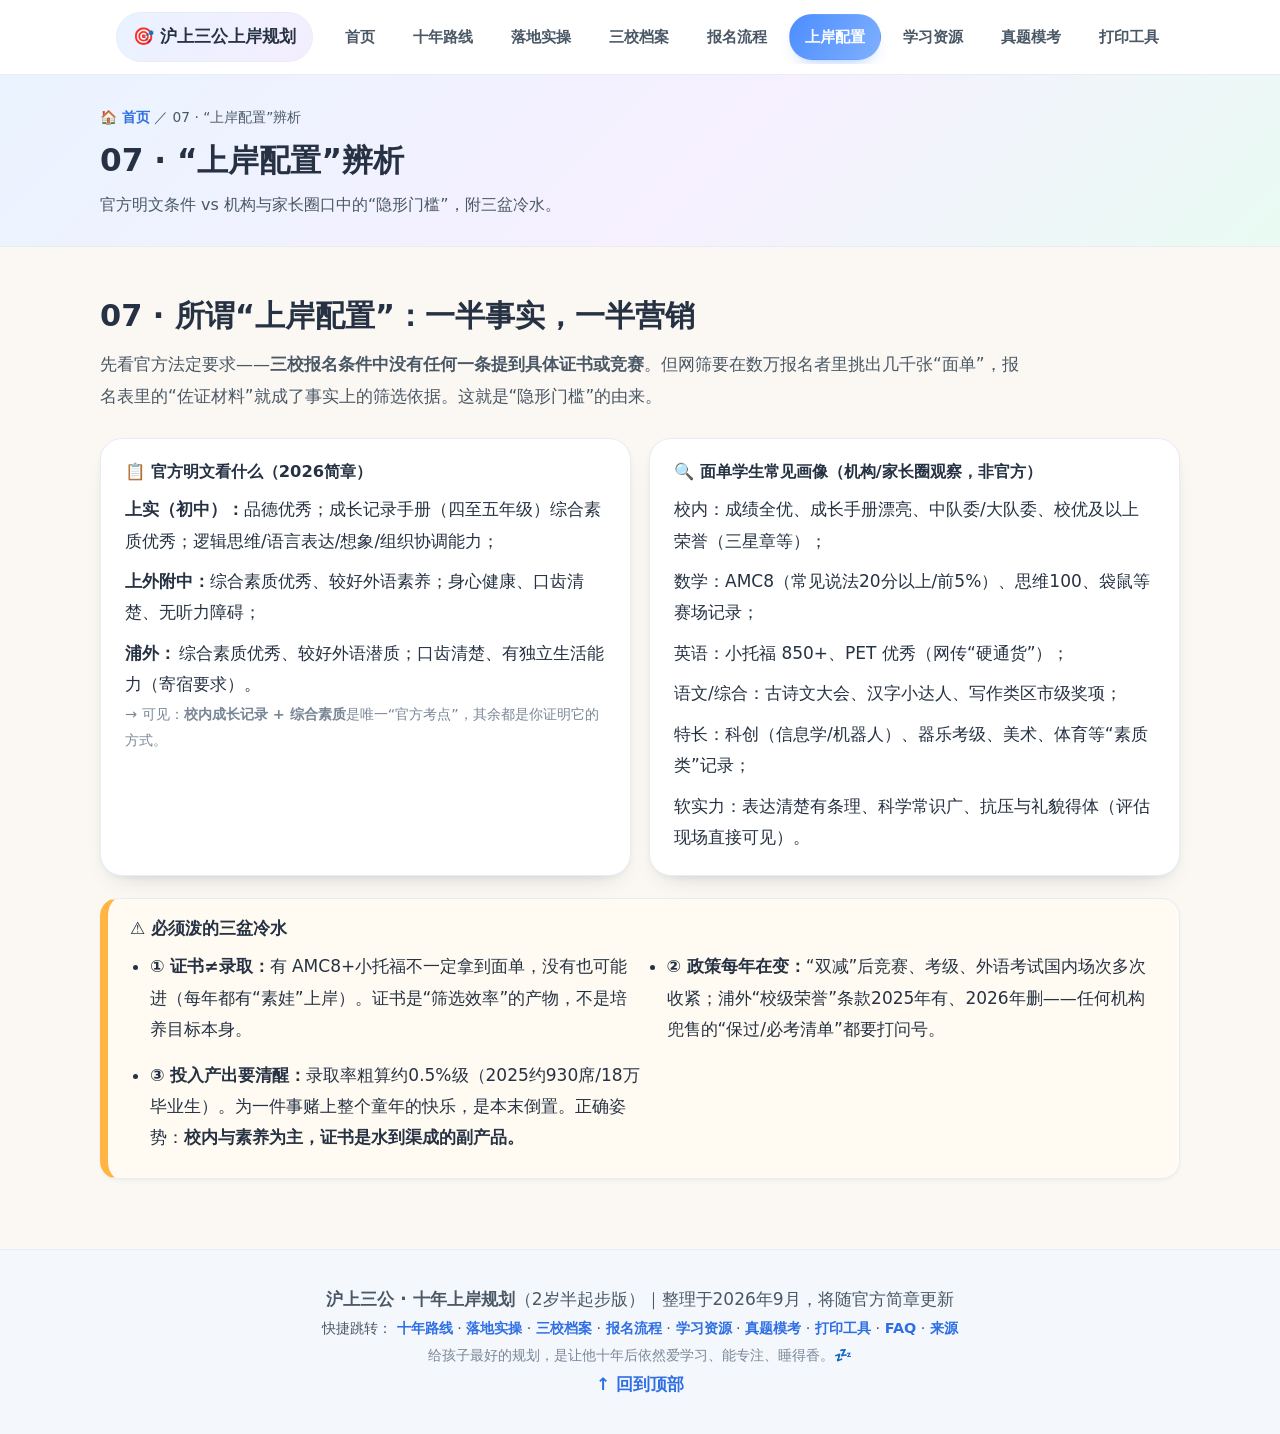
<file: profile.html>
<!DOCTYPE html>
<html lang="zh-CN">
<head>
<meta charset="UTF-8">
<meta name="viewport" content="width=device-width, initial-scale=1.0">
<title>上岸配置 · 沪上三公上岸规划</title>
<link rel="stylesheet" href="assets/style.css">
<link rel="stylesheet" href="assets/tools.css">
</head>
<body>

<header class="nav" id="top">
  <div class="nav-inner">
    <a class="brand" href="index.html">🎯 沪上三公上岸规划</a>
    <nav class="nav-links" id="navLinks">
      <a href="index.html">首页</a>
      <a href="roadmap.html">十年路线</a>
      <a href="action.html">落地实操</a>
      <a href="schools.html">三校档案</a>
      <a href="process.html">报名流程</a>
      <a href="profile.html" class="active">上岸配置</a>
      <a href="resources.html">学习资源</a>
      <a href="practice.html">真题模考</a>
      <a href="tools.html">打印工具</a>
      <a href="faq.html">FAQ</a>
      <a href="planb.html">Plan B</a>
      <a href="sources.html">来源</a>
    </nav>
    <button class="nav-burger" id="navBurger" aria-label="菜单">☰</button>
  </div>
</header>

<section class="band">
  <div class="section-inner">
    <p class="band-kicker"><a href="index.html">🏠 首页</a> ／ 07 · “上岸配置”辨析</p>
    <h1>07 · “上岸配置”辨析</h1>
    <p class="band-desc">官方明文条件 vs 机构与家长圈口中的“隐形门槛”，附三盆冷水。</p>
  </div>
</section>

<section class="section" id="peizhi">
  <div class="section-inner">
    <h2 class="sec-title">07 · 所谓“上岸配置”：一半事实，一半营销</h2>
    <p class="sec-lead">先看官方法定要求——<strong>三校报名条件中没有任何一条提到具体证书或竞赛</strong>。但网筛要在数万报名者里挑出几千张“面单”，报名表里的“佐证材料”就成了事实上的筛选依据。这就是“隐形门槛”的由来。</p>

    <div class="card-grid two">
      <div class="card">
        <h4>📋 官方明文看什么（2026简章）</h4>
        <ul class="kv">
          <li><b>上实（初中）：</b>品德优秀；成长记录手册（四至五年级）综合素质优秀；逻辑思维/语言表达/想象/组织协调能力；</li>
          <li><b>上外附中：</b>综合素质优秀、较好外语素养；身心健康、口齿清楚、无听力障碍；</li>
          <li><b>浦外：</b>综合素质优秀、较好外语潜质；口齿清楚、有独立生活能力（寄宿要求）。</li>
        </ul>
        <p class="small muted">→ 可见：<b>校内成长记录 + 综合素质</b>是唯一“官方考点”，其余都是你证明它的方式。</p>
      </div>
      <div class="card">
        <h4>🔍 面单学生常见画像（机构/家长圈观察，非官方）</h4>
        <ul class="kv">
          <li>校内：成绩全优、成长手册漂亮、中队委/大队委、校优及以上荣誉（三星章等）；</li>
          <li>数学：AMC8（常见说法20分以上/前5%）、思维100、袋鼠等赛场记录；</li>
          <li>英语：小托福 850+、PET 优秀（网传“硬通货”）；</li>
          <li>语文/综合：古诗文大会、汉字小达人、写作类区市级奖项；</li>
          <li>特长：科创（信息学/机器人）、器乐考级、美术、体育等“素质类”记录；</li>
          <li>软实力：表达清楚有条理、科学常识广、抗压与礼貌得体（评估现场直接可见）。</li>
        </ul>
      </div>
    </div>

    <div class="notice warn">
      <h4>⚠️ 必须泼的三盆冷水</h4>
      <ul class="grid2">
        <li><b>① 证书≠录取：</b>有 AMC8+小托福不一定拿到面单，没有也可能进（每年都有“素娃”上岸）。证书是“筛选效率”的产物，不是培养目标本身。</li>
        <li><b>② 政策每年在变：</b>“双减”后竞赛、考级、外语考试国内场次多次收紧；浦外“校级荣誉”条款2025年有、2026年删——任何机构兜售的“保过/必考清单”都要打问号。</li>
        <li><b>③ 投入产出要清醒：</b>录取率粗算约0.5%级（2025约930席/18万毕业生）。为一件事赌上整个童年的快乐，是本末倒置。正确姿势：<b>校内与素养为主，证书是水到渠成的副产品。</b></li>
      </ul>
    </div>
  </div>
</section>
<footer class="footer">
  <div class="footer-inner">
    <p><strong>沪上三公 · 十年上岸规划</strong>（2岁半起步版）｜整理于2026年9月，将随官方简章更新</p>
    <p class="small">快捷跳转：
      <a href="roadmap.html">十年路线</a> · <a href="action.html">落地实操</a> ·
      <a href="schools.html">三校档案</a> · <a href="process.html">报名流程</a> ·
      <a href="resources.html">学习资源</a> · <a href="practice.html">真题模考</a> ·
      <a href="tools.html">打印工具</a> ·
      <a href="faq.html">FAQ</a> · <a href="sources.html">来源</a>
    </p>
    <p class="small muted">给孩子最好的规划，是让他十年后依然爱学习、能专注、睡得香。💤</p>
    <p><a href="#top">↑ 回到顶部</a></p>
  </div>
</footer>

<script src="assets/app.js"></script>
</body>
</html>
</file>
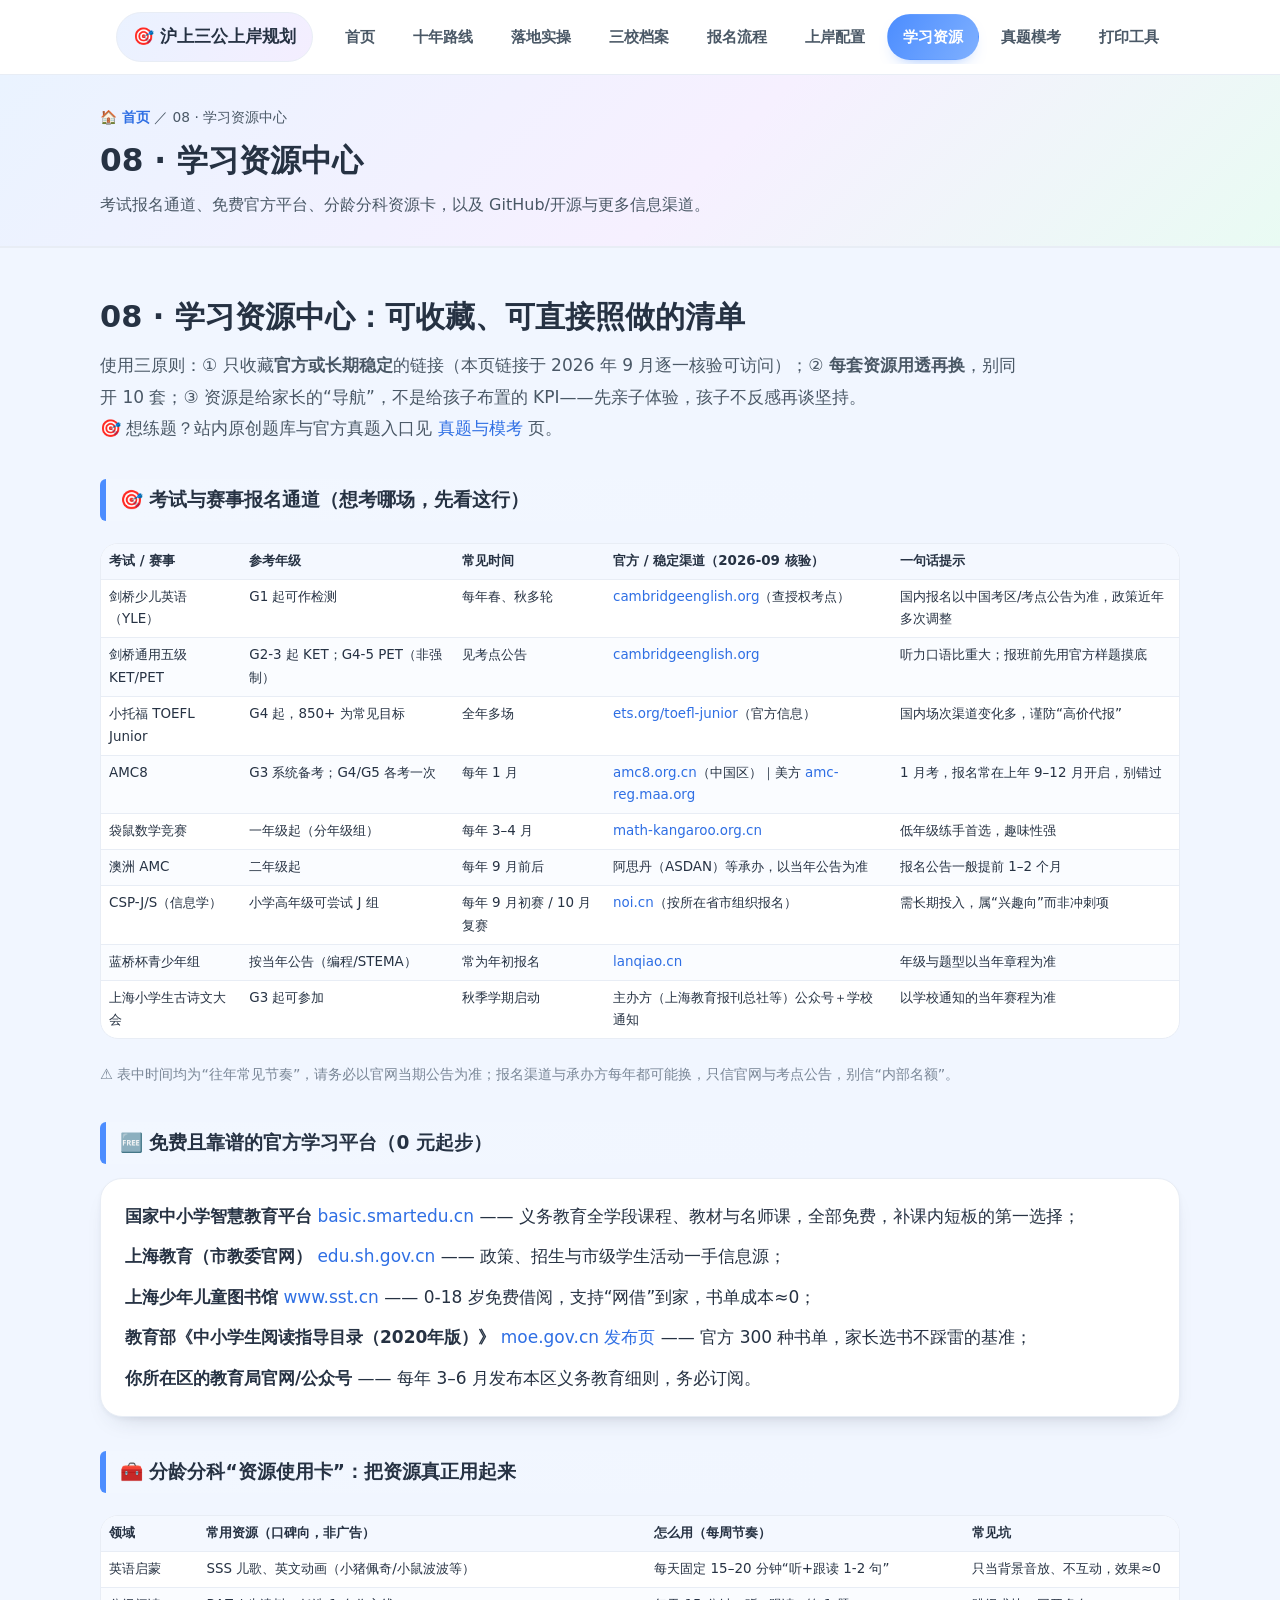
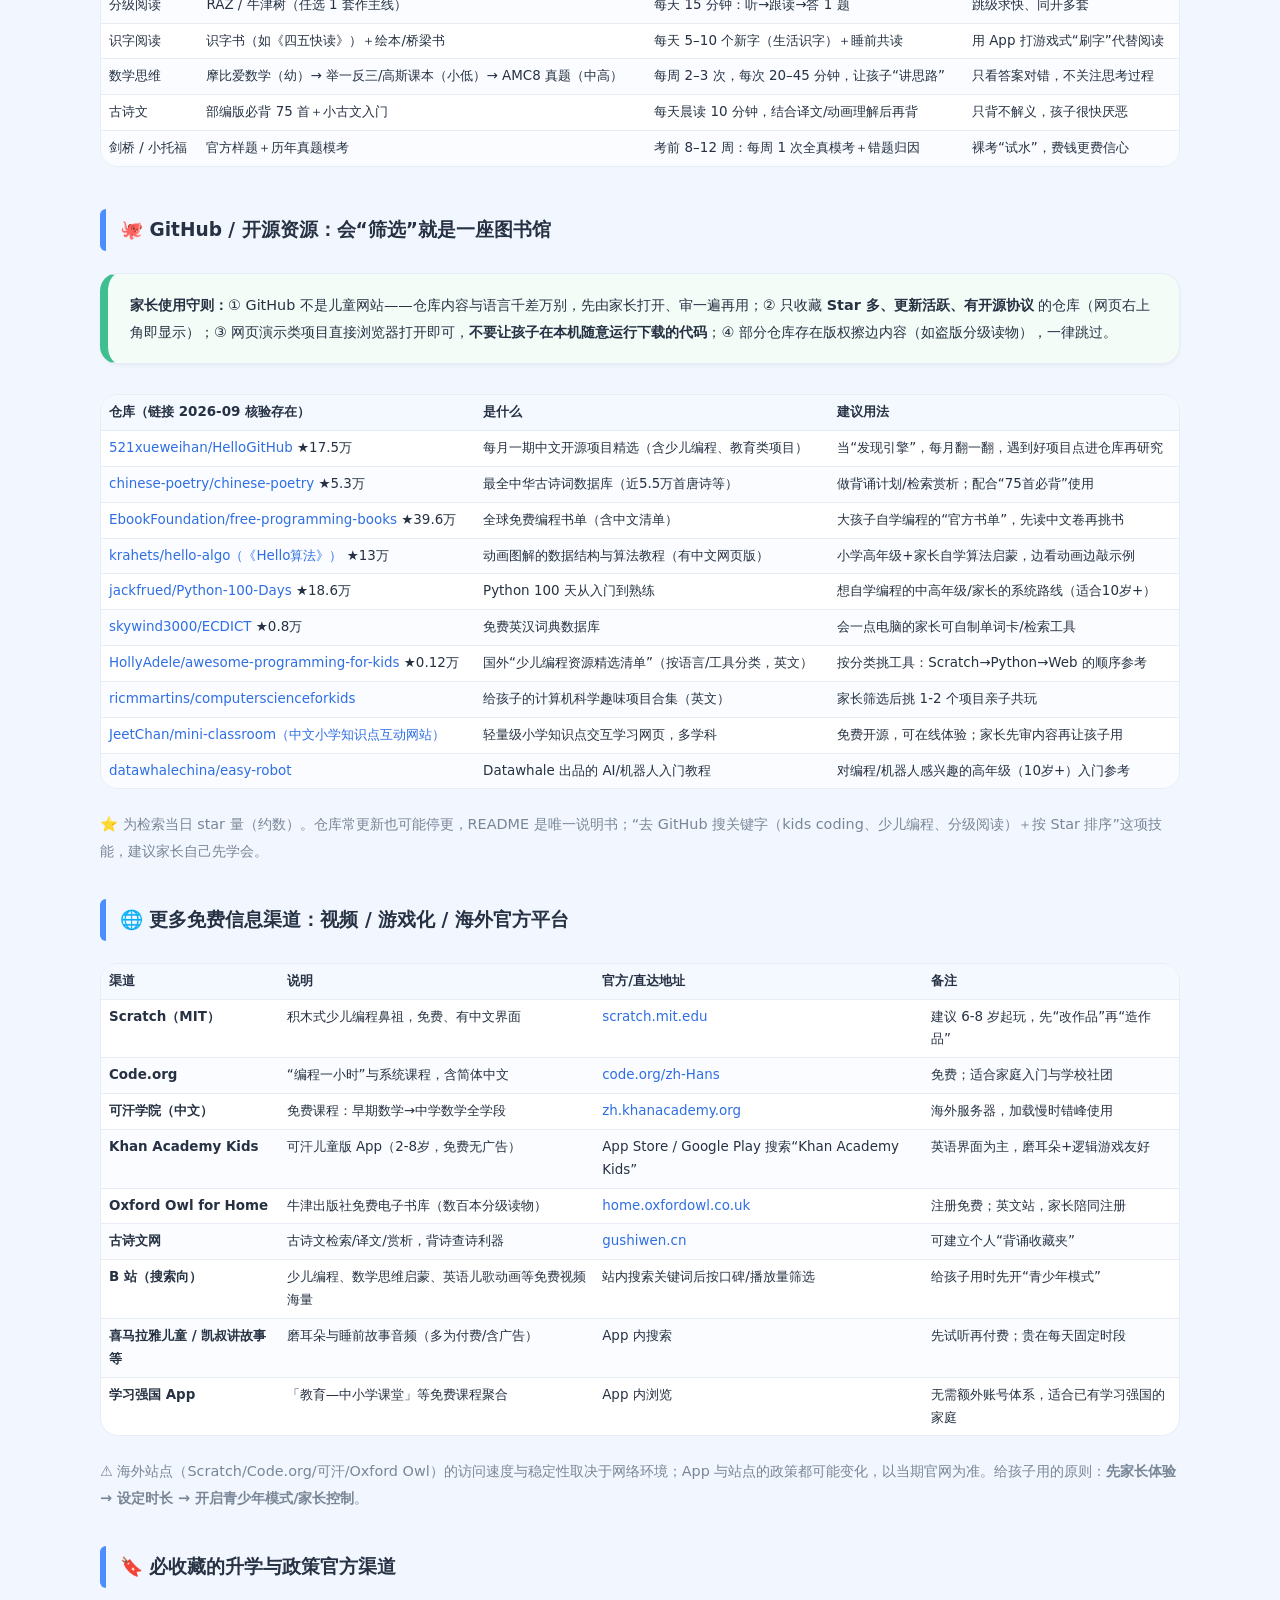
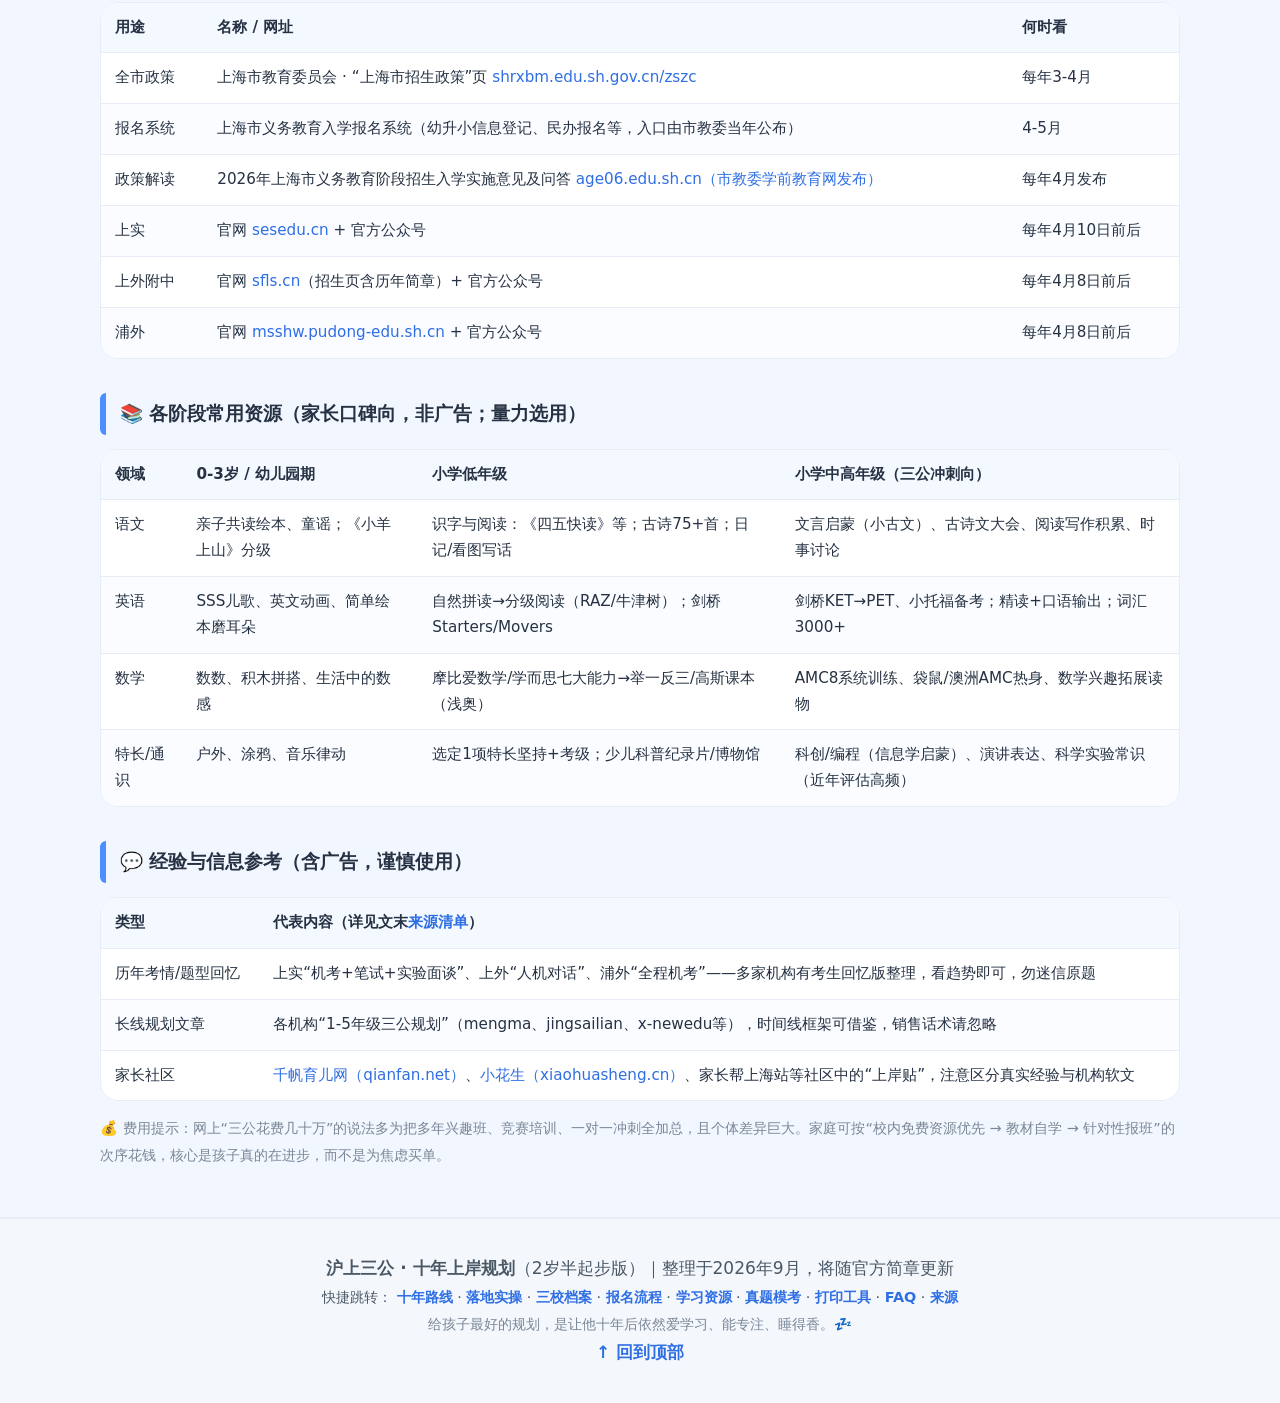
<file: resources.html>
<!DOCTYPE html>
<html lang="zh-CN">
<head>
<meta charset="UTF-8">
<meta name="viewport" content="width=device-width, initial-scale=1.0">
<title>学习资源 · 沪上三公上岸规划</title>
<link rel="stylesheet" href="assets/style.css">
<link rel="stylesheet" href="assets/tools.css">
</head>
<body>

<header class="nav" id="top">
  <div class="nav-inner">
    <a class="brand" href="index.html">🎯 沪上三公上岸规划</a>
    <nav class="nav-links" id="navLinks">
      <a href="index.html">首页</a>
      <a href="roadmap.html">十年路线</a>
      <a href="action.html">落地实操</a>
      <a href="schools.html">三校档案</a>
      <a href="process.html">报名流程</a>
      <a href="profile.html">上岸配置</a>
      <a href="resources.html" class="active">学习资源</a>
      <a href="practice.html">真题模考</a>
      <a href="tools.html">打印工具</a>
      <a href="faq.html">FAQ</a>
      <a href="planb.html">Plan B</a>
      <a href="sources.html">来源</a>
    </nav>
    <button class="nav-burger" id="navBurger" aria-label="菜单">☰</button>
  </div>
</header>

<section class="band">
  <div class="section-inner">
    <p class="band-kicker"><a href="index.html">🏠 首页</a> ／ 08 · 学习资源中心</p>
    <h1>08 · 学习资源中心</h1>
    <p class="band-desc">考试报名通道、免费官方平台、分龄分科资源卡，以及 GitHub/开源与更多信息渠道。</p>
  </div>
</section>

<section class="section alt" id="ziyuan">
  <div class="section-inner">
    <h2 class="sec-title">08 · 学习资源中心：可收藏、可直接照做的清单</h2>
    <p class="sec-lead">使用三原则：① 只收藏<strong>官方或长期稳定</strong>的链接（本页链接于 2026 年 9 月逐一核验可访问）；② <strong>每套资源用透再换</strong>，别同开 10 套；③ 资源是给家长的“导航”，不是给孩子布置的 KPI——先亲子体验，孩子不反感再谈坚持。<br>🎯 想练题？站内原创题库与官方真题入口见 <a href="practice.html">真题与模考</a> 页。</p>

    <h3 class="sub-title">🎯 考试与赛事报名通道（想考哪场，先看这行）</h3>
    <table class="tbl-sm">
      <thead><tr><th>考试 / 赛事</th><th>参考年级</th><th>常见时间</th><th>官方 / 稳定渠道（2026-09 核验）</th><th>一句话提示</th></tr></thead>
      <tbody>
        <tr><td>剑桥少儿英语（YLE）</td><td>G1 起可作检测</td><td>每年春、秋多轮</td><td><a href="https://www.cambridgeenglish.org/" rel="noopener">cambridgeenglish.org</a>（查授权考点）</td><td>国内报名以中国考区/考点公告为准，政策近年多次调整</td></tr>
        <tr><td>剑桥通用五级 KET/PET</td><td>G2-3 起 KET；G4-5 PET（非强制）</td><td>见考点公告</td><td><a href="https://www.cambridgeenglish.org/" rel="noopener">cambridgeenglish.org</a></td><td>听力口语比重大；报班前先用官方样题摸底</td></tr>
        <tr><td>小托福 TOEFL Junior</td><td>G4 起，850+ 为常见目标</td><td>全年多场</td><td><a href="https://www.ets.org/toefl-junior" rel="noopener">ets.org/toefl-junior</a>（官方信息）</td><td>国内场次渠道变化多，谨防“高价代报”</td></tr>
        <tr><td>AMC8</td><td>G3 系统备考；G4/G5 各考一次</td><td>每年 1 月</td><td><a href="https://amc8.org.cn/" rel="noopener">amc8.org.cn</a>（中国区）｜美方 <a href="https://amc-reg.maa.org/" rel="noopener">amc-reg.maa.org</a></td><td>1 月考，报名常在上年 9–12 月开启，别错过</td></tr>
        <tr><td>袋鼠数学竞赛</td><td>一年级起（分年级组）</td><td>每年 3–4 月</td><td><a href="https://math-kangaroo.org.cn/" rel="noopener">math-kangaroo.org.cn</a></td><td>低年级练手首选，趣味性强</td></tr>
        <tr><td>澳洲 AMC</td><td>二年级起</td><td>每年 9 月前后</td><td>阿思丹（ASDAN）等承办，以当年公告为准</td><td>报名公告一般提前 1–2 个月</td></tr>
        <tr><td>CSP-J/S（信息学）</td><td>小学高年级可尝试 J 组</td><td>每年 9 月初赛 / 10 月复赛</td><td><a href="https://www.noi.cn/" rel="noopener">noi.cn</a>（按所在省市组织报名）</td><td>需长期投入，属“兴趣向”而非冲刺项</td></tr>
        <tr><td>蓝桥杯青少年组</td><td>按当年公告（编程/STEMA）</td><td>常为年初报名</td><td><a href="https://www.lanqiao.cn/" rel="noopener">lanqiao.cn</a></td><td>年级与题型以当年章程为准</td></tr>
        <tr><td>上海小学生古诗文大会</td><td>G3 起可参加</td><td>秋季学期启动</td><td>主办方（上海教育报刊总社等）公众号＋学校通知</td><td>以学校通知的当年赛程为准</td></tr>
      </tbody>
    </table>
    <p class="small muted">⚠️ 表中时间均为“往年常见节奏”，请务必以官网当期公告为准；报名渠道与承办方每年都可能换，只信官网与考点公告，别信“内部名额”。</p>

    <h3 class="sub-title">🆓 免费且靠谱的官方学习平台（0 元起步）</h3>
    <div class="card">
      <ul class="kv">
        <li><b>国家中小学智慧教育平台</b> <a href="https://basic.smartedu.cn/" rel="noopener">basic.smartedu.cn</a> —— 义务教育全学段课程、教材与名师课，全部免费，补课内短板的第一选择；</li>
        <li><b>上海教育（市教委官网）</b> <a href="https://edu.sh.gov.cn/" rel="noopener">edu.sh.gov.cn</a> —— 政策、招生与市级学生活动一手信息源；</li>
        <li><b>上海少年儿童图书馆</b> <a href="https://www.sst.cn/" rel="noopener">www.sst.cn</a> —— 0-18 岁免费借阅，支持“网借”到家，书单成本≈0；</li>
        <li><b>教育部《中小学生阅读指导目录（2020年版）》</b> <a href="http://www.moe.gov.cn/jyb_xwfb/s5147/202004/t20200423_445772.html" rel="noopener">moe.gov.cn 发布页</a> —— 官方 300 种书单，家长选书不踩雷的基准；</li>
        <li><b>你所在区的教育局官网/公众号</b> —— 每年 3–6 月发布本区义务教育细则，务必订阅。</li>
      </ul>
    </div>

    <h3 class="sub-title">🧰 分龄分科“资源使用卡”：把资源真正用起来</h3>
    <table class="tbl-sm">
      <thead><tr><th>领域</th><th>常用资源（口碑向，非广告）</th><th>怎么用（每周节奏）</th><th>常见坑</th></tr></thead>
      <tbody>
        <tr><td>英语启蒙</td><td>SSS 儿歌、英文动画（小猪佩奇/小鼠波波等）</td><td>每天固定 15–20 分钟“听+跟读 1-2 句”</td><td>只当背景音放、不互动，效果≈0</td></tr>
        <tr><td>分级阅读</td><td>RAZ / 牛津树（任选 1 套作主线）</td><td>每天 15 分钟：听→跟读→答 1 题</td><td>跳级求快、同开多套</td></tr>
        <tr><td>识字阅读</td><td>识字书（如《四五快读》）＋绘本/桥梁书</td><td>每天 5–10 个新字（生活识字）＋睡前共读</td><td>用 App 打游戏式“刷字”代替阅读</td></tr>
        <tr><td>数学思维</td><td>摩比爱数学（幼）→ 举一反三/高斯课本（小低）→ AMC8 真题（中高）</td><td>每周 2–3 次，每次 20–45 分钟，让孩子“讲思路”</td><td>只看答案对错，不关注思考过程</td></tr>
        <tr><td>古诗文</td><td>部编版必背 75 首＋小古文入门</td><td>每天晨读 10 分钟，结合译文/动画理解后再背</td><td>只背不解义，孩子很快厌恶</td></tr>
        <tr><td>剑桥 / 小托福</td><td>官方样题＋历年真题模考</td><td>考前 8–12 周：每周 1 次全真模考＋错题归因</td><td>裸考“试水”，费钱更费信心</td></tr>
      </tbody>
    </table>

    <h3 class="sub-title">🐙 GitHub / 开源资源：会“筛选”就是一座图书馆</h3>
    <div class="notice soft small">
      <b>家长使用守则：</b>① GitHub 不是儿童网站——仓库内容与语言千差万别，先由家长打开、审一遍再用；② 只收藏 <b>Star 多、更新活跃、有开源协议</b> 的仓库（网页右上角即显示）；③ 网页演示类项目直接浏览器打开即可，<b>不要让孩子在本机随意运行下载的代码</b>；④ 部分仓库存在版权擦边内容（如盗版分级读物），一律跳过。
    </div>
    <table class="tbl-sm">
      <thead><tr><th>仓库（链接 2026-09 核验存在）</th><th>是什么</th><th>建议用法</th></tr></thead>
      <tbody>
        <tr><td><a href="https://github.com/521xueweihan/HelloGitHub" rel="noopener">521xueweihan/HelloGitHub</a> ★17.5万</td><td>每月一期中文开源项目精选（含少儿编程、教育类项目）</td><td>当“发现引擎”，每月翻一翻，遇到好项目点进仓库再研究</td></tr>
        <tr><td><a href="https://github.com/chinese-poetry/chinese-poetry" rel="noopener">chinese-poetry/chinese-poetry</a> ★5.3万</td><td>最全中华古诗词数据库（近5.5万首唐诗等）</td><td>做背诵计划/检索赏析；配合“75首必背”使用</td></tr>
        <tr><td><a href="https://github.com/EbookFoundation/free-programming-books" rel="noopener">EbookFoundation/free-programming-books</a> ★39.6万</td><td>全球免费编程书单（含中文清单）</td><td>大孩子自学编程的“官方书单”，先读中文卷再挑书</td></tr>
        <tr><td><a href="https://github.com/krahets/hello-algo" rel="noopener">krahets/hello-algo（《Hello算法》）</a> ★13万</td><td>动画图解的数据结构与算法教程（有中文网页版）</td><td>小学高年级+家长自学算法启蒙，边看动画边敲示例</td></tr>
        <tr><td><a href="https://github.com/jackfrued/Python-100-Days" rel="noopener">jackfrued/Python-100-Days</a> ★18.6万</td><td>Python 100 天从入门到熟练</td><td>想自学编程的中高年级/家长的系统路线（适合10岁+）</td></tr>
        <tr><td><a href="https://github.com/skywind3000/ECDICT" rel="noopener">skywind3000/ECDICT</a> ★0.8万</td><td>免费英汉词典数据库</td><td>会一点电脑的家长可自制单词卡/检索工具</td></tr>
        <tr><td><a href="https://github.com/HollyAdele/awesome-programming-for-kids" rel="noopener">HollyAdele/awesome-programming-for-kids</a> ★0.12万</td><td>国外“少儿编程资源精选清单”（按语言/工具分类，英文）</td><td>按分类挑工具：Scratch→Python→Web 的顺序参考</td></tr>
        <tr><td><a href="https://github.com/ricmmartins/computerscienceforkids" rel="noopener">ricmmartins/computerscienceforkids</a></td><td>给孩子的计算机科学趣味项目合集（英文）</td><td>家长筛选后挑 1-2 个项目亲子共玩</td></tr>
        <tr><td><a href="https://github.com/JeetChan/mini-classroom" rel="noopener">JeetChan/mini-classroom（中文小学知识点互动网站）</a></td><td>轻量级小学知识点交互学习网页，多学科</td><td>免费开源，可在线体验；家长先审内容再让孩子用</td></tr>
        <tr><td><a href="https://github.com/datawhalechina/easy-robot" rel="noopener">datawhalechina/easy-robot</a></td><td>Datawhale 出品的 AI/机器人入门教程</td><td>对编程/机器人感兴趣的高年级（10岁+）入门参考</td></tr>
      </tbody>
    </table>
    <p class="small muted">⭐ 为检索当日 star 量（约数）。仓库常更新也可能停更，README 是唯一说明书；“去 GitHub 搜关键字（kids coding、少儿编程、分级阅读）＋按 Star 排序”这项技能，建议家长自己先学会。</p>

    <h3 class="sub-title">🌐 更多免费信息渠道：视频 / 游戏化 / 海外官方平台</h3>
    <table class="tbl-sm">
      <thead><tr><th>渠道</th><th>说明</th><th>官方/直达地址</th><th>备注</th></tr></thead>
      <tbody>
        <tr><td><b>Scratch（MIT）</b></td><td>积木式少儿编程鼻祖，免费、有中文界面</td><td><a href="https://scratch.mit.edu/" rel="noopener">scratch.mit.edu</a></td><td>建议 6-8 岁起玩，先“改作品”再“造作品”</td></tr>
        <tr><td><b>Code.org</b></td><td>“编程一小时”与系统课程，含简体中文</td><td><a href="https://code.org/zh-Hans" rel="noopener">code.org/zh-Hans</a></td><td>免费；适合家庭入门与学校社团</td></tr>
        <tr><td><b>可汗学院（中文）</b></td><td>免费课程：早期数学→中学数学全学段</td><td><a href="https://zh.khanacademy.org/" rel="noopener">zh.khanacademy.org</a></td><td>海外服务器，加载慢时错峰使用</td></tr>
        <tr><td><b>Khan Academy Kids</b></td><td>可汗儿童版 App（2-8岁，免费无广告）</td><td>App Store / Google Play 搜索“Khan Academy Kids”</td><td>英语界面为主，磨耳朵+逻辑游戏友好</td></tr>
        <tr><td><b>Oxford Owl for Home</b></td><td>牛津出版社免费电子书库（数百本分级读物）</td><td><a href="https://home.oxfordowl.co.uk/" rel="noopener">home.oxfordowl.co.uk</a></td><td>注册免费；英文站，家长陪同注册</td></tr>
        <tr><td><b>古诗文网</b></td><td>古诗文检索/译文/赏析，背诗查诗利器</td><td><a href="https://www.gushiwen.cn/" rel="noopener">gushiwen.cn</a></td><td>可建立个人“背诵收藏夹”</td></tr>
        <tr><td><b>B 站（搜索向）</b></td><td>少儿编程、数学思维启蒙、英语儿歌动画等免费视频海量</td><td>站内搜索关键词后按口碑/播放量筛选</td><td>给孩子用时先开“青少年模式”</td></tr>
        <tr><td><b>喜马拉雅儿童 / 凯叔讲故事等</b></td><td>磨耳朵与睡前故事音频（多为付费/含广告）</td><td>App 内搜索</td><td>先试听再付费；贵在每天固定时段</td></tr>
        <tr><td><b>学习强国 App</b></td><td>「教育—中小学课堂」等免费课程聚合</td><td>App 内浏览</td><td>无需额外账号体系，适合已有学习强国的家庭</td></tr>
      </tbody>
    </table>
    <p class="small muted">⚠️ 海外站点（Scratch/Code.org/可汗/Oxford Owl）的访问速度与稳定性取决于网络环境；App 与站点的政策都可能变化，以当期官网为准。给孩子用的原则：<b>先家长体验 → 设定时长 → 开启青少年模式/家长控制</b>。</p>

    <h3 class="sub-title">🔖 必收藏的升学与政策官方渠道</h3>
    <table>
      <thead><tr><th>用途</th><th>名称 / 网址</th><th>何时看</th></tr></thead>
      <tbody>
        <tr><td>全市政策</td><td>上海市教育委员会 · “上海市招生政策”页 <a href="https://shrxbm.edu.sh.gov.cn/zszc/shzs/szszc.html" rel="noopener">shrxbm.edu.sh.gov.cn/zszc</a></td><td>每年3-4月</td></tr>
        <tr><td>报名系统</td><td>上海市义务教育入学报名系统（幼升小信息登记、民办报名等，入口由市教委当年公布）</td><td>4-5月</td></tr>
        <tr><td>政策解读</td><td>2026年上海市义务教育阶段招生入学实施意见及问答 <a href="https://age06.edu.sh.cn/age06web/home/government/content/2026/7449338881201147904.html" rel="noopener">age06.edu.sh.cn（市教委学前教育网发布）</a></td><td>每年4月发布</td></tr>
        <tr><td>上实</td><td>官网 <a href="https://www.sesedu.cn/" rel="noopener">sesedu.cn</a> + 官方公众号</td><td>每年4月10日前后</td></tr>
        <tr><td>上外附中</td><td>官网 <a href="https://www.sfls.cn/" rel="noopener">sfls.cn</a>（招生页含历年简章）+ 官方公众号</td><td>每年4月8日前后</td></tr>
        <tr><td>浦外</td><td>官网 <a href="https://www.msshw.pudong-edu.sh.cn/" rel="noopener">msshw.pudong-edu.sh.cn</a> + 官方公众号</td><td>每年4月8日前后</td></tr>
      </tbody>
    </table>

    <h3 class="sub-title">📚 各阶段常用资源（家长口碑向，非广告；量力选用）</h3>
    <table>
      <thead><tr><th>领域</th><th>0-3岁 / 幼儿园期</th><th>小学低年级</th><th>小学中高年级（三公冲刺向）</th></tr></thead>
      <tbody>
        <tr>
          <td>语文</td>
          <td>亲子共读绘本、童谣；《小羊上山》分级</td>
          <td>识字与阅读：《四五快读》等；古诗75+首；日记/看图写话</td>
          <td>文言启蒙（小古文）、古诗文大会、阅读写作积累、时事讨论</td>
        </tr>
        <tr>
          <td>英语</td>
          <td>SSS儿歌、英文动画、简单绘本磨耳朵</td>
          <td>自然拼读→分级阅读（RAZ/牛津树）；剑桥Starters/Movers</td>
          <td>剑桥KET→PET、小托福备考；精读+口语输出；词汇3000+</td>
        </tr>
        <tr>
          <td>数学</td>
          <td>数数、积木拼搭、生活中的数感</td>
          <td>摩比爱数学/学而思七大能力→举一反三/高斯课本（浅奥）</td>
          <td>AMC8系统训练、袋鼠/澳洲AMC热身、数学兴趣拓展读物</td>
        </tr>
        <tr>
          <td>特长/通识</td>
          <td>户外、涂鸦、音乐律动</td>
          <td>选定1项特长坚持+考级；少儿科普纪录片/博物馆</td>
          <td>科创/编程（信息学启蒙）、演讲表达、科学实验常识（近年评估高频）</td>
        </tr>
      </tbody>
    </table>

    <h3 class="sub-title">💬 经验与信息参考（含广告，谨慎使用）</h3>
    <table>
      <thead><tr><th>类型</th><th>代表内容（详见文末<a href="sources.html">来源清单</a>）</th></tr></thead>
      <tbody>
        <tr><td>历年考情/题型回忆</td><td>上实“机考+笔试+实验面谈”、上外“人机对话”、浦外“全程机考”——多家机构有考生回忆版整理，看趋势即可，勿迷信原题</td></tr>
        <tr><td>长线规划文章</td><td>各机构“1-5年级三公规划”（mengma、jingsailian、x-newedu等），时间线框架可借鉴，销售话术请忽略</td></tr>
        <tr><td>家长社区</td><td><a href="https://qianfan.net/" rel="noopener">千帆育儿网（qianfan.net）</a>、<a href="https://www.xiaohuasheng.cn/" rel="noopener">小花生（xiaohuasheng.cn）</a>、家长帮上海站等社区中的“上岸贴”，注意区分真实经验与机构软文</td></tr>
      </tbody>
    </table>
    <p class="small muted">💰 费用提示：网上“三公花费几十万”的说法多为把多年兴趣班、竞赛培训、一对一冲刺全加总，且个体差异巨大。家庭可按“校内免费资源优先 → 教材自学 → 针对性报班”的次序花钱，核心是孩子真的在进步，而不是为焦虑买单。</p>
  </div>
</section>
<footer class="footer">
  <div class="footer-inner">
    <p><strong>沪上三公 · 十年上岸规划</strong>（2岁半起步版）｜整理于2026年9月，将随官方简章更新</p>
    <p class="small">快捷跳转：
      <a href="roadmap.html">十年路线</a> · <a href="action.html">落地实操</a> ·
      <a href="schools.html">三校档案</a> · <a href="process.html">报名流程</a> ·
      <a href="resources.html">学习资源</a> · <a href="practice.html">真题模考</a> ·
      <a href="tools.html">打印工具</a> ·
      <a href="faq.html">FAQ</a> · <a href="sources.html">来源</a>
    </p>
    <p class="small muted">给孩子最好的规划，是让他十年后依然爱学习、能专注、睡得香。💤</p>
    <p><a href="#top">↑ 回到顶部</a></p>
  </div>
</footer>

<script src="assets/app.js"></script>
</body>
</html>
</file>
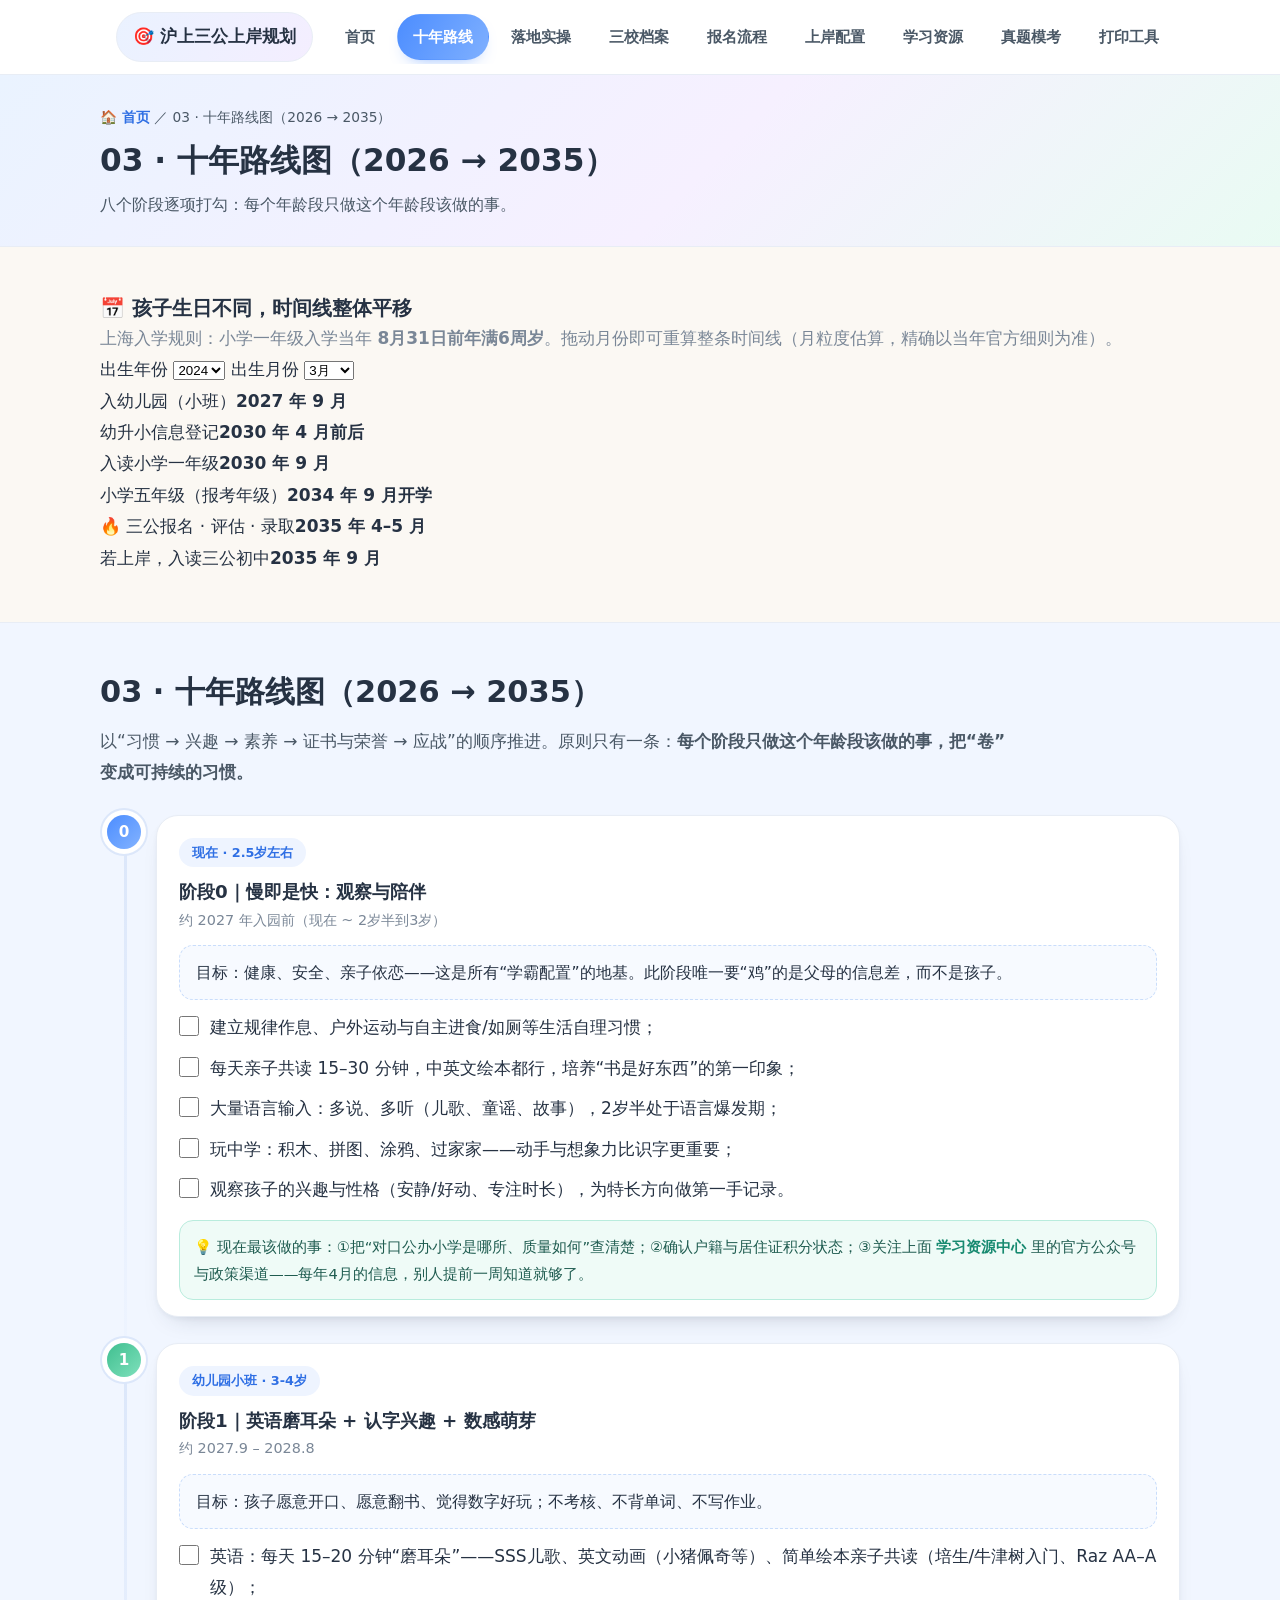
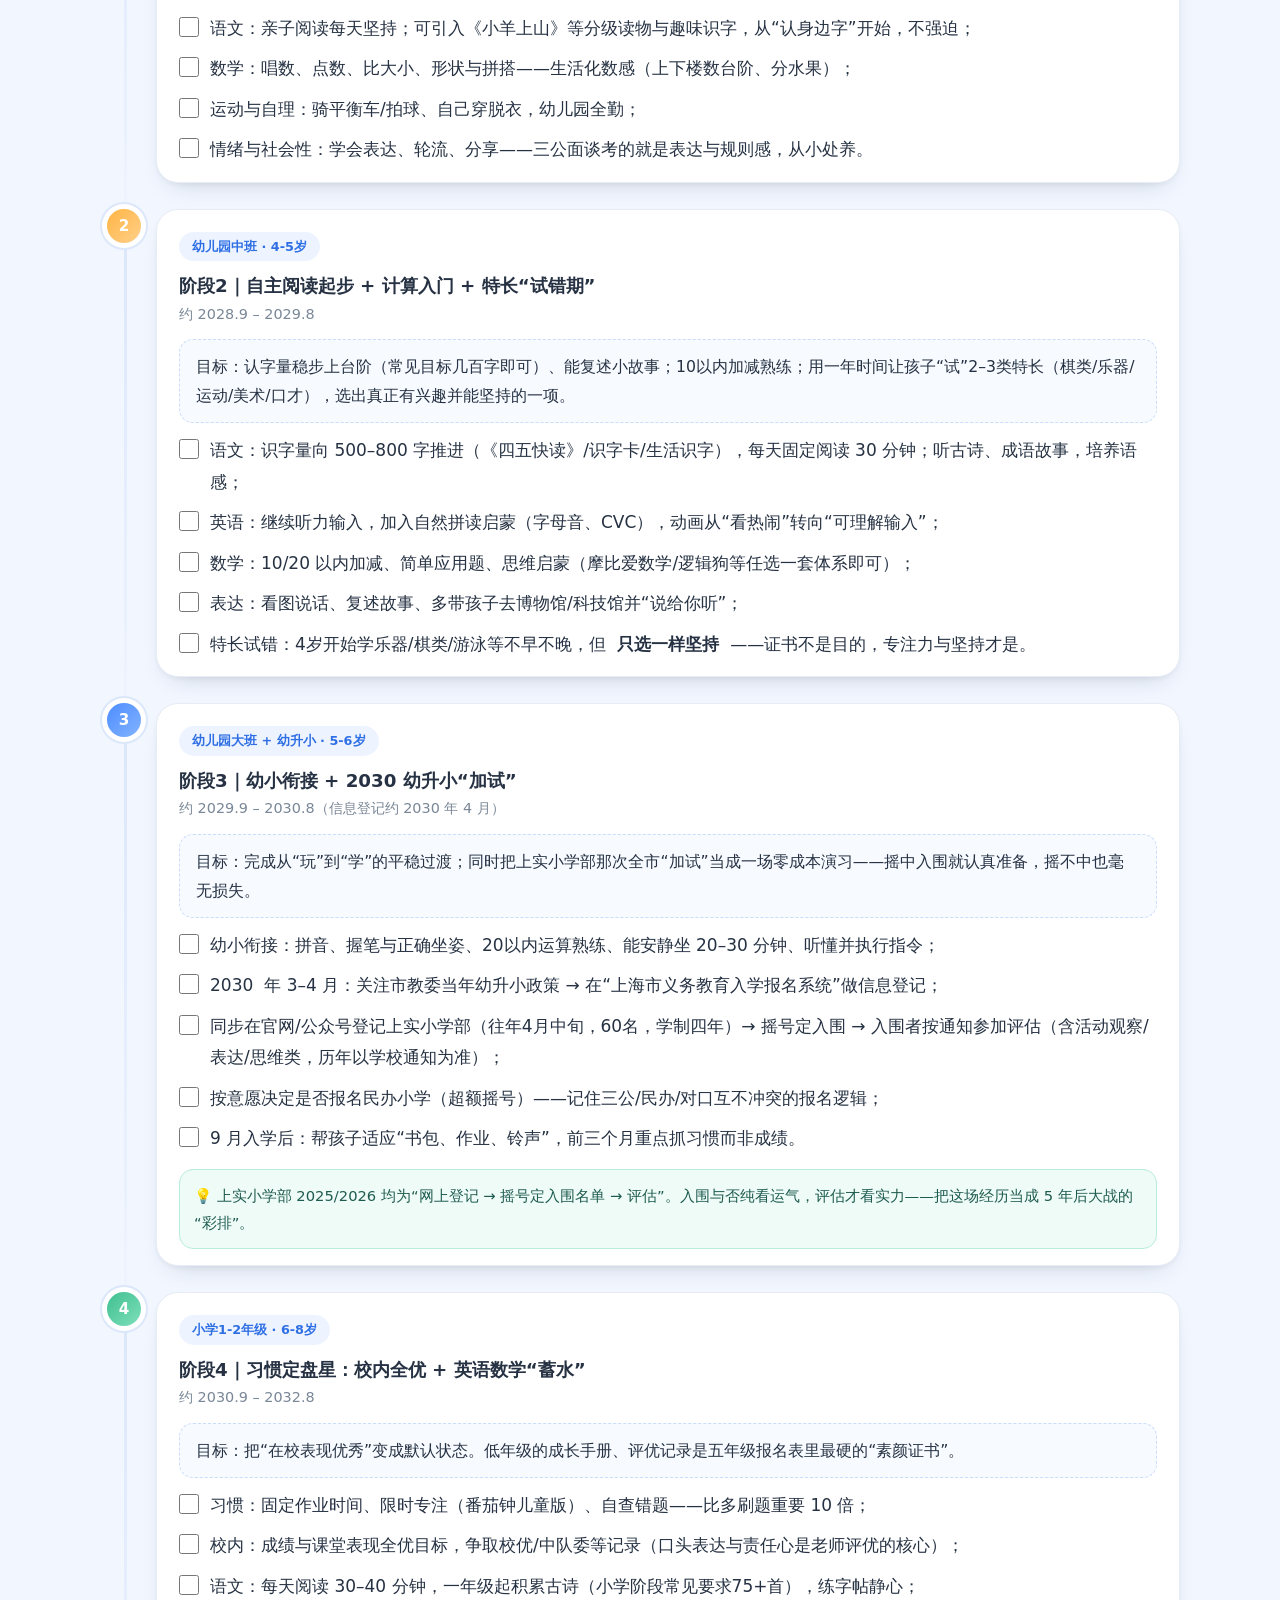
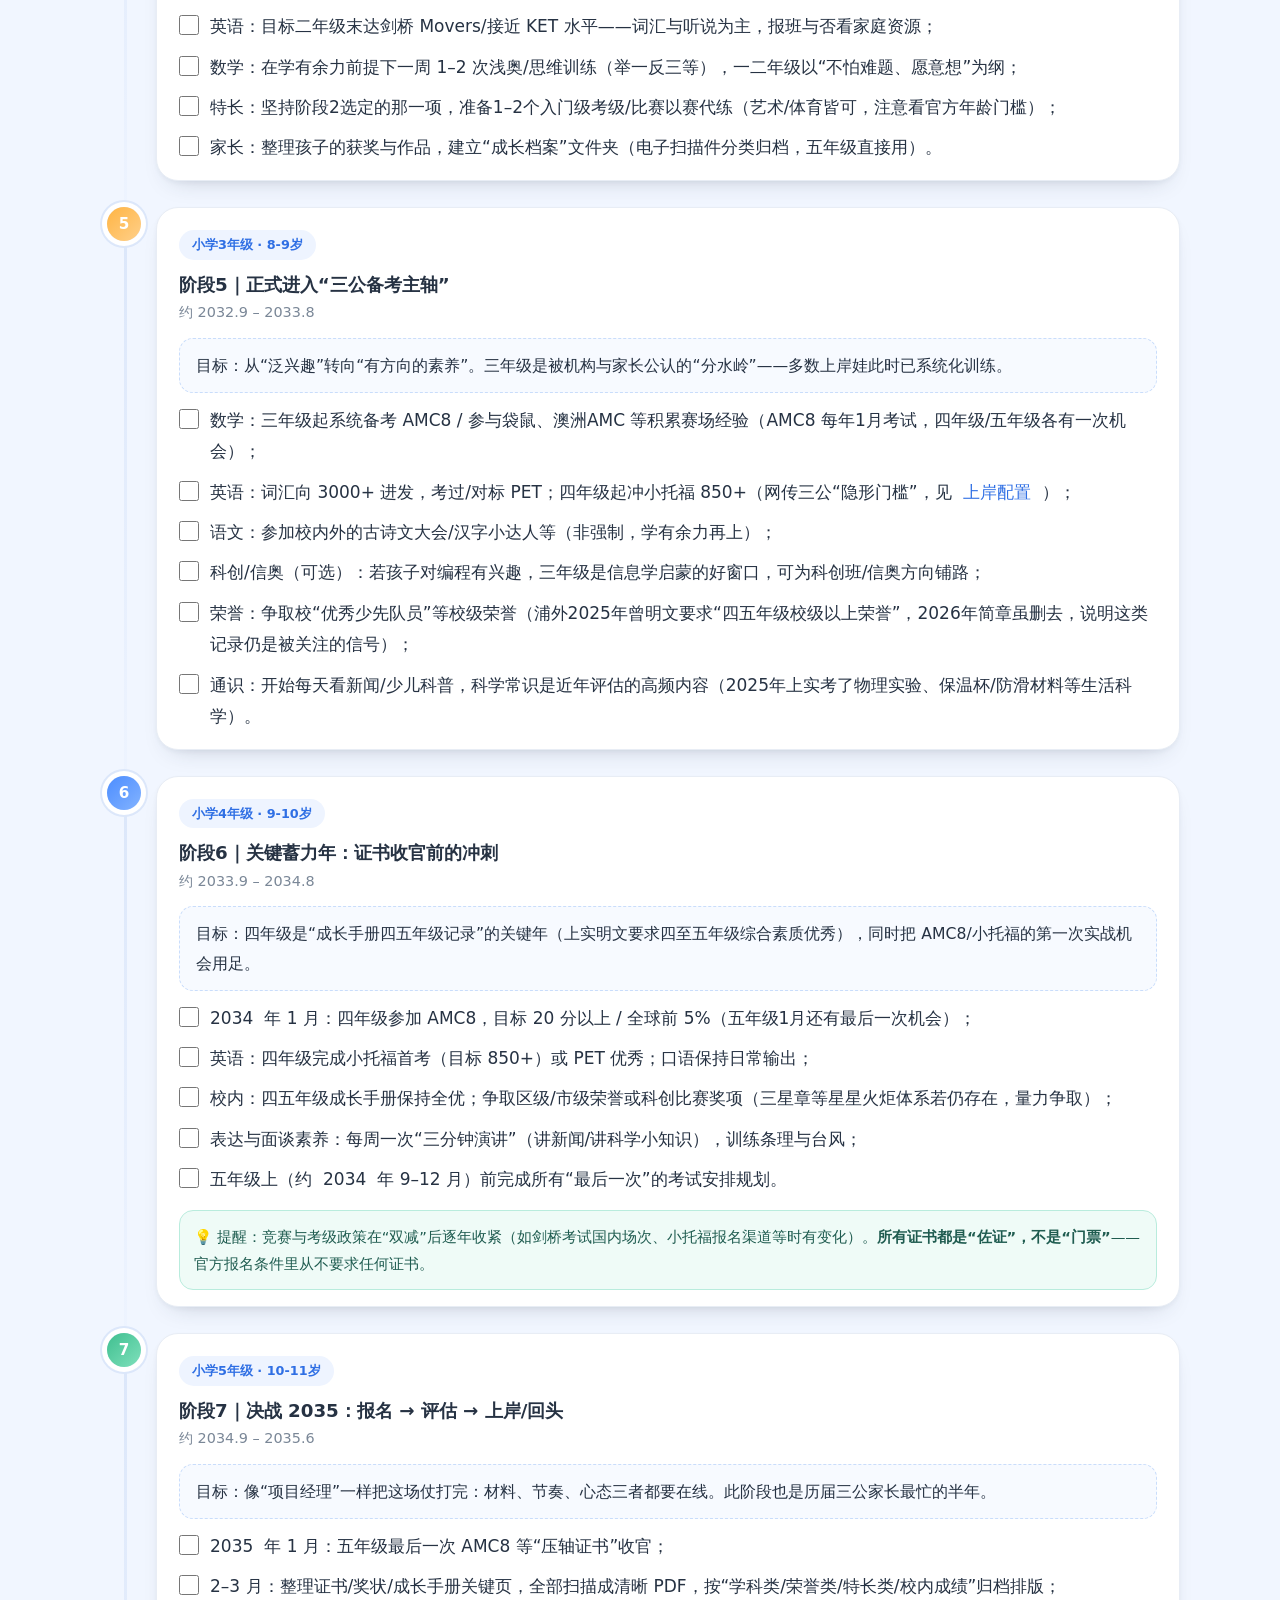
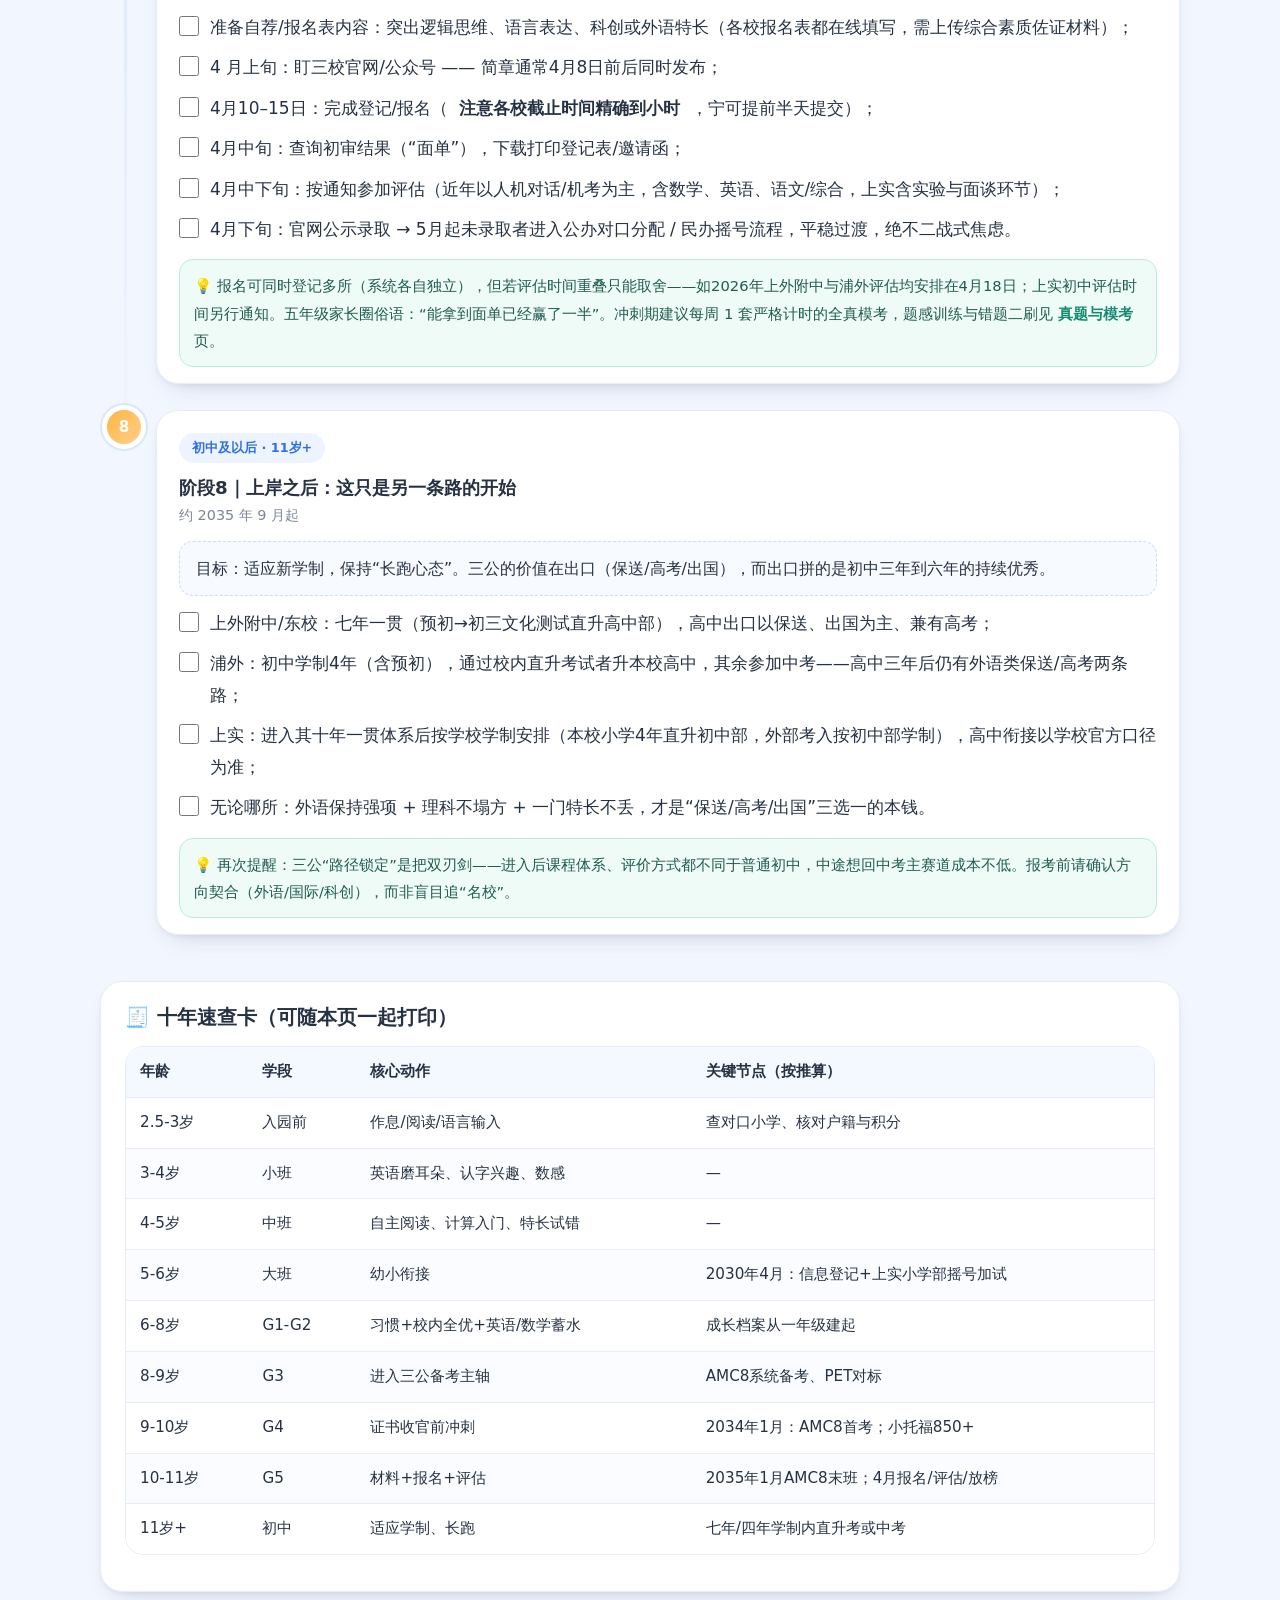
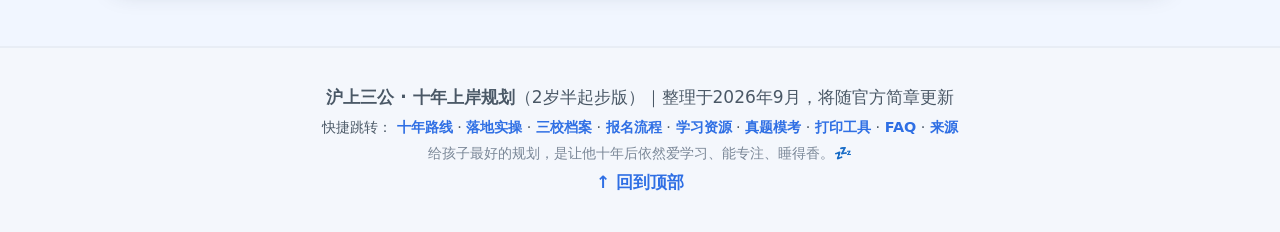
<file: roadmap.html>
<!DOCTYPE html>
<html lang="zh-CN">
<head>
<meta charset="UTF-8">
<meta name="viewport" content="width=device-width, initial-scale=1.0">
<title>十年路线 · 沪上三公上岸规划</title>
<link rel="stylesheet" href="assets/style.css">
<link rel="stylesheet" href="assets/tools.css">
</head>
<body>

<header class="nav" id="top">
  <div class="nav-inner">
    <a class="brand" href="index.html">🎯 沪上三公上岸规划</a>
    <nav class="nav-links" id="navLinks">
      <a href="index.html">首页</a>
      <a href="roadmap.html" class="active">十年路线</a>
      <a href="action.html">落地实操</a>
      <a href="schools.html">三校档案</a>
      <a href="process.html">报名流程</a>
      <a href="profile.html">上岸配置</a>
      <a href="resources.html">学习资源</a>
      <a href="practice.html">真题模考</a>
      <a href="tools.html">打印工具</a>
      <a href="faq.html">FAQ</a>
      <a href="planb.html">Plan B</a>
      <a href="sources.html">来源</a>
    </nav>
    <button class="nav-burger" id="navBurger" aria-label="菜单">☰</button>
  </div>
</header>

<section class="band">
  <div class="section-inner">
    <p class="band-kicker"><a href="index.html">🏠 首页</a> ／ 03 · 十年路线图（2026 → 2035）</p>
    <h1>03 · 十年路线图（2026 → 2035）</h1>
    <p class="band-desc">八个阶段逐项打勾：每个年龄段只做这个年龄段该做的事。</p>
  </div>
</section>

<section class="calc section" aria-label="入学年份推算">
  <div class="section-inner calc-grid">
    <div class="calc-control">
      <h3>📅 孩子生日不同，时间线整体平移</h3>
      <p class="muted">上海入学规则：小学一年级入学当年 <strong>8月31日前年满6周岁</strong>。拖动月份即可重算整条时间线（月粒度估算，精确以当年官方细则为准）。</p>
      <label class="field">
        <span>出生年份</span>
        <select id="birthYear">
          <option>2022</option><option>2023</option><option selected>2024</option><option>2025</option><option>2026</option>
        </select>
      </label>
      <label class="field">
        <span>出生月份</span>
        <select id="birthMonth">
          <option value="1">1月</option><option value="2">2月</option><option value="3" selected>3月</option><option value="4">4月</option><option value="5">5月</option><option value="6">6月</option><option value="7">7月</option><option value="8">8月</option><option value="9">9月</option><option value="10">10月</option><option value="11">11月</option><option value="12">12月</option>
        </select>
      </label>
    </div>
    <div class="calc-out">
      <div class="out-row"><span>入幼儿园（小班）</span><b><span class="dy" data-o="-3">2027</span> 年 9 月</b></div>
      <div class="out-row"><span>幼升小信息登记</span><b><span class="dy" data-o="0">2030</span> 年 4 月前后</b></div>
      <div class="out-row"><span>入读小学一年级</span><b><span class="dy" data-o="0">2030</span> 年 9 月</b></div>
      <div class="out-row"><span>小学五年级（报考年级）</span><b><span class="dy" data-o="4">2034</span> 年 9 月开学</b></div>
      <div class="out-row hot"><span>🔥 三公报名 · 评估 · 录取</span><b><span class="dy" data-o="5">2035</span> 年 4–5 月</b></div>
      <div class="out-row"><span>若上岸，入读三公初中</span><b><span class="dy" data-o="5">2035</span> 年 9 月</b></div>
    </div>
  </div>
</section>
<section class="section alt" id="timeline">
  <div class="section-inner">
    <h2 class="sec-title">03 · 十年路线图（2026 → 2035）</h2>
    <p class="sec-lead">以“习惯 → 兴趣 → 素养 → 证书与荣誉 → 应战”的顺序推进。原则只有一条：<strong>每个阶段只做这个年龄段该做的事，把“卷”变成可持续的习惯。</strong></p>

    <div class="timeline" id="roadmap">

      <!-- S0 -->
      <article class="tl-item">
        <div class="tl-rail"><span class="tl-dot">0</span></div>
        <div class="tl-body">
          <header>
            <span class="tl-tag">现在 · 2.5岁左右</span>
            <h3>阶段0｜慢即是快：观察与陪伴</h3>
            <p class="tl-period">约 <span class="dy" data-o="-3">2027</span> 年入园前（现在 ~ 2岁半到3岁）</p>
          </header>
          <p class="tl-goal">目标：健康、安全、亲子依恋——这是所有“学霸配置”的地基。此阶段唯一要“鸡”的是父母的信息差，而不是孩子。</p>
          <ul class="tl-todo">
            <li><input type="checkbox"> 建立规律作息、户外运动与自主进食/如厕等生活自理习惯；</li>
            <li><input type="checkbox"> 每天亲子共读 15–30 分钟，中英文绘本都行，培养“书是好东西”的第一印象；</li>
            <li><input type="checkbox"> 大量语言输入：多说、多听（儿歌、童谣、故事），2岁半处于语言爆发期；</li>
            <li><input type="checkbox"> 玩中学：积木、拼图、涂鸦、过家家——动手与想象力比识字更重要；</li>
            <li><input type="checkbox"> 观察孩子的兴趣与性格（安静/好动、专注时长），为特长方向做第一手记录。</li>
          </ul>
          <p class="tl-note">💡 现在最该做的事：①把“对口公办小学是哪所、质量如何”查清楚；②确认户籍与居住证积分状态；③关注上面 <a href="resources.html">学习资源中心</a> 里的官方公众号与政策渠道——每年4月的信息，别人提前一周知道就够了。</p>
        </div>
      </article>

      <!-- S1 -->
      <article class="tl-item">
        <div class="tl-rail"><span class="tl-dot">1</span></div>
        <div class="tl-body">
          <header>
            <span class="tl-tag">幼儿园小班 · 3-4岁</span>
            <h3>阶段1｜英语磨耳朵 + 认字兴趣 + 数感萌芽</h3>
            <p class="tl-period">约 <span class="dy" data-o="-3">2027</span>.9 – <span class="dy" data-o="-2">2028</span>.8</p>
          </header>
          <p class="tl-goal">目标：孩子愿意开口、愿意翻书、觉得数字好玩；不考核、不背单词、不写作业。</p>
          <ul class="tl-todo">
            <li><input type="checkbox"> 英语：每天 15–20 分钟“磨耳朵”——SSS儿歌、英文动画（小猪佩奇等）、简单绘本亲子共读（培生/牛津树入门、Raz AA–A 级）；</li>
            <li><input type="checkbox"> 语文：亲子阅读每天坚持；可引入《小羊上山》等分级读物与趣味识字，从“认身边字”开始，不强迫；</li>
            <li><input type="checkbox"> 数学：唱数、点数、比大小、形状与拼搭——生活化数感（上下楼数台阶、分水果）；</li>
            <li><input type="checkbox"> 运动与自理：骑平衡车/拍球、自己穿脱衣，幼儿园全勤；</li>
            <li><input type="checkbox"> 情绪与社会性：学会表达、轮流、分享——三公面谈考的就是表达与规则感，从小处养。</li>
          </ul>
        </div>
      </article>

      <!-- S2 -->
      <article class="tl-item">
        <div class="tl-rail"><span class="tl-dot">2</span></div>
        <div class="tl-body">
          <header>
            <span class="tl-tag">幼儿园中班 · 4-5岁</span>
            <h3>阶段2｜自主阅读起步 + 计算入门 + 特长“试错期”</h3>
            <p class="tl-period">约 <span class="dy" data-o="-2">2028</span>.9 – <span class="dy" data-o="-1">2029</span>.8</p>
          </header>
          <p class="tl-goal">目标：认字量稳步上台阶（常见目标几百字即可）、能复述小故事；10以内加减熟练；用一年时间让孩子“试”2–3类特长（棋类/乐器/运动/美术/口才），选出真正有兴趣并能坚持的一项。</p>
          <ul class="tl-todo">
            <li><input type="checkbox"> 语文：识字量向 500–800 字推进（《四五快读》/识字卡/生活识字），每天固定阅读 30 分钟；听古诗、成语故事，培养语感；</li>
            <li><input type="checkbox"> 英语：继续听力输入，加入自然拼读启蒙（字母音、CVC），动画从“看热闹”转向“可理解输入”；</li>
            <li><input type="checkbox"> 数学：10/20 以内加减、简单应用题、思维启蒙（摩比爱数学/逻辑狗等任选一套体系即可）；</li>
            <li><input type="checkbox"> 表达：看图说话、复述故事、多带孩子去博物馆/科技馆并“说给你听”；</li>
            <li><input type="checkbox"> 特长试错：4岁开始学乐器/棋类/游泳等不早不晚，但<strong>只选一样坚持</strong>——证书不是目的，专注力与坚持才是。</li>
          </ul>
        </div>
      </article>

      <!-- S3 -->
      <article class="tl-item">
        <div class="tl-rail"><span class="tl-dot">3</span></div>
        <div class="tl-body">
          <header>
            <span class="tl-tag">幼儿园大班 + 幼升小 · 5-6岁</span>
            <h3>阶段3｜幼小衔接 + <span class="dy" data-o="0">2030</span> 幼升小“加试”</h3>
            <p class="tl-period">约 <span class="dy" data-o="-1">2029</span>.9 – <span class="dy" data-o="0">2030</span>.8（信息登记约 <span class="dy" data-o="0">2030</span> 年 4 月）</p>
          </header>
          <p class="tl-goal">目标：完成从“玩”到“学”的平稳过渡；同时把上实小学部那次全市“加试”当成一场零成本演习——摇中入围就认真准备，摇不中也毫无损失。</p>
          <ul class="tl-todo">
            <li><input type="checkbox"> 幼小衔接：拼音、握笔与正确坐姿、20以内运算熟练、能安静坐 20–30 分钟、听懂并执行指令；</li>
            <li><input type="checkbox"> <span class="dy" data-o="0">2030</span> 年 3–4 月：关注市教委当年幼升小政策 → 在“上海市义务教育入学报名系统”做信息登记；</li>
            <li><input type="checkbox"> 同步在官网/公众号登记上实小学部（往年4月中旬，60名，学制四年）→ 摇号定入围 → 入围者按通知参加评估（含活动观察/表达/思维类，历年以学校通知为准）；</li>
            <li><input type="checkbox"> 按意愿决定是否报名民办小学（超额摇号）——记住三公/民办/对口互不冲突的报名逻辑；</li>
            <li><input type="checkbox"> 9 月入学后：帮孩子适应“书包、作业、铃声”，前三个月重点抓习惯而非成绩。</li>
          </ul>
          <p class="tl-note">💡 上实小学部 2025/2026 均为“网上登记 → 摇号定入围名单 → 评估”。入围与否纯看运气，评估才看实力——把这场经历当成 5 年后大战的“彩排”。</p>
        </div>
      </article>

      <!-- S4 -->
      <article class="tl-item">
        <div class="tl-rail"><span class="tl-dot">4</span></div>
        <div class="tl-body">
          <header>
            <span class="tl-tag">小学1-2年级 · 6-8岁</span>
            <h3>阶段4｜习惯定盘星：校内全优 + 英语数学“蓄水”</h3>
            <p class="tl-period">约 <span class="dy" data-o="0">2030</span>.9 – <span class="dy" data-o="2">2032</span>.8</p>
          </header>
          <p class="tl-goal">目标：把“在校表现优秀”变成默认状态。低年级的成长手册、评优记录是五年级报名表里最硬的“素颜证书”。</p>
          <ul class="tl-todo">
            <li><input type="checkbox"> 习惯：固定作业时间、限时专注（番茄钟儿童版）、自查错题——比多刷题重要 10 倍；</li>
            <li><input type="checkbox"> 校内：成绩与课堂表现全优目标，争取校优/中队委等记录（口头表达与责任心是老师评优的核心）；</li>
            <li><input type="checkbox"> 语文：每天阅读 30–40 分钟，一年级起积累古诗（小学阶段常见要求75+首），练字帖静心；</li>
            <li><input type="checkbox"> 英语：目标二年级末达剑桥 Movers/接近 KET 水平——词汇与听说为主，报班与否看家庭资源；</li>
            <li><input type="checkbox"> 数学：在学有余力前提下一周 1–2 次浅奥/思维训练（举一反三等），一二年级以“不怕难题、愿意想”为纲；</li>
            <li><input type="checkbox"> 特长：坚持阶段2选定的那一项，准备1–2个入门级考级/比赛以赛代练（艺术/体育皆可，注意看官方年龄门槛）；</li>
            <li><input type="checkbox"> 家长：整理孩子的获奖与作品，建立“成长档案”文件夹（电子扫描件分类归档，五年级直接用）。</li>
          </ul>
        </div>
      </article>

      <!-- S5 -->
      <article class="tl-item">
        <div class="tl-rail"><span class="tl-dot">5</span></div>
        <div class="tl-body">
          <header>
            <span class="tl-tag">小学3年级 · 8-9岁</span>
            <h3>阶段5｜正式进入“三公备考主轴”</h3>
            <p class="tl-period">约 <span class="dy" data-o="2">2032</span>.9 – <span class="dy" data-o="3">2033</span>.8</p>
          </header>
          <p class="tl-goal">目标：从“泛兴趣”转向“有方向的素养”。三年级是被机构与家长公认的“分水岭”——多数上岸娃此时已系统化训练。</p>
          <ul class="tl-todo">
            <li><input type="checkbox"> 数学：三年级起系统备考 AMC8 / 参与袋鼠、澳洲AMC 等积累赛场经验（AMC8 每年1月考试，四年级/五年级各有一次机会）；</li>
            <li><input type="checkbox"> 英语：词汇向 3000+ 进发，考过/对标 PET；四年级起冲小托福 850+（网传三公“隐形门槛”，见 <a href="profile.html">上岸配置</a>）；</li>
            <li><input type="checkbox"> 语文：参加校内外的古诗文大会/汉字小达人等（非强制，学有余力再上）；</li>
            <li><input type="checkbox"> 科创/信奥（可选）：若孩子对编程有兴趣，三年级是信息学启蒙的好窗口，可为科创班/信奥方向铺路；</li>
            <li><input type="checkbox"> 荣誉：争取校“优秀少先队员”等校级荣誉（浦外2025年曾明文要求“四五年级校级以上荣誉”，2026年简章虽删去，说明这类记录仍是被关注的信号）；</li>
            <li><input type="checkbox"> 通识：开始每天看新闻/少儿科普，科学常识是近年评估的高频内容（2025年上实考了物理实验、保温杯/防滑材料等生活科学）。</li>
          </ul>
        </div>
      </article>

      <!-- S6 -->
      <article class="tl-item">
        <div class="tl-rail"><span class="tl-dot">6</span></div>
        <div class="tl-body">
          <header>
            <span class="tl-tag">小学4年级 · 9-10岁</span>
            <h3>阶段6｜关键蓄力年：证书收官前的冲刺</h3>
            <p class="tl-period">约 <span class="dy" data-o="3">2033</span>.9 – <span class="dy" data-o="4">2034</span>.8</p>
          </header>
          <p class="tl-goal">目标：四年级是“成长手册四五年级记录”的关键年（上实明文要求四至五年级综合素质优秀），同时把 AMC8/小托福的第一次实战机会用足。</p>
          <ul class="tl-todo">
            <li><input type="checkbox"> <span class="dy" data-o="4">2034</span> 年 1 月：四年级参加 AMC8，目标 20 分以上 / 全球前 5%（五年级1月还有最后一次机会）；</li>
            <li><input type="checkbox"> 英语：四年级完成小托福首考（目标 850+）或 PET 优秀；口语保持日常输出；</li>
            <li><input type="checkbox"> 校内：四五年级成长手册保持全优；争取区级/市级荣誉或科创比赛奖项（三星章等星星火炬体系若仍存在，量力争取）；</li>
            <li><input type="checkbox"> 表达与面谈素养：每周一次“三分钟演讲”（讲新闻/讲科学小知识），训练条理与台风；</li>
            <li><input type="checkbox"> 五年级上（约 <span class="dy" data-o="4">2034</span> 年 9–12 月）前完成所有“最后一次”的考试安排规划。</li>
          </ul>
          <p class="tl-note">💡 提醒：竞赛与考级政策在“双减”后逐年收紧（如剑桥考试国内场次、小托福报名渠道等时有变化）。<strong>所有证书都是“佐证”，不是“门票”</strong>——官方报名条件里从不要求任何证书。</p>
        </div>
      </article>

      <!-- S7 -->
      <article class="tl-item">
        <div class="tl-rail"><span class="tl-dot">7</span></div>
        <div class="tl-body">
          <header>
            <span class="tl-tag">小学5年级 · 10-11岁</span>
            <h3>阶段7｜决战 <span class="dy" data-o="5">2035</span>：报名 → 评估 → 上岸/回头</h3>
            <p class="tl-period">约 <span class="dy" data-o="4">2034</span>.9 – <span class="dy" data-o="5">2035</span>.6</p>
          </header>
          <p class="tl-goal">目标：像“项目经理”一样把这场仗打完：材料、节奏、心态三者都要在线。此阶段也是历届三公家长最忙的半年。</p>
          <ul class="tl-todo">
            <li><input type="checkbox"> <span class="dy" data-o="5">2035</span> 年 1 月：五年级最后一次 AMC8 等“压轴证书”收官；</li>
            <li><input type="checkbox"> 2–3 月：整理证书/奖状/成长手册关键页，全部扫描成清晰 PDF，按“学科类/荣誉类/特长类/校内成绩”归档排版；</li>
            <li><input type="checkbox"> 准备自荐/报名表内容：突出逻辑思维、语言表达、科创或外语特长（各校报名表都在线填写，需上传综合素质佐证材料）；</li>
            <li><input type="checkbox"> 4 月上旬：盯三校官网/公众号 —— 简章通常4月8日前后同时发布；</li>
            <li><input type="checkbox"> 4月10–15日：完成登记/报名（<b>注意各校截止时间精确到小时</b>，宁可提前半天提交）；</li>
            <li><input type="checkbox"> 4月中旬：查询初审结果（“面单”），下载打印登记表/邀请函；</li>
            <li><input type="checkbox"> 4月中下旬：按通知参加评估（近年以人机对话/机考为主，含数学、英语、语文/综合，上实含实验与面谈环节）；</li>
            <li><input type="checkbox"> 4月下旬：官网公示录取 → 5月起未录取者进入公办对口分配 / 民办摇号流程，平稳过渡，绝不二战式焦虑。</li>
          </ul>
          <p class="tl-note">💡 报名可同时登记多所（系统各自独立），但若评估时间重叠只能取舍——如2026年上外附中与浦外评估均安排在4月18日；上实初中评估时间另行通知。五年级家长圈俗语：“能拿到面单已经赢了一半”。冲刺期建议每周 1 套严格计时的全真模考，题感训练与错题二刷见 <a href="practice.html">真题与模考</a> 页。</p>
        </div>
      </article>

      <!-- S8 -->
      <article class="tl-item">
        <div class="tl-rail"><span class="tl-dot">8</span></div>
        <div class="tl-body">
          <header>
            <span class="tl-tag">初中及以后 · 11岁+</span>
            <h3>阶段8｜上岸之后：这只是另一条路的开始</h3>
            <p class="tl-period">约 <span class="dy" data-o="5">2035</span> 年 9 月起</p>
          </header>
          <p class="tl-goal">目标：适应新学制，保持“长跑心态”。三公的价值在出口（保送/高考/出国），而出口拼的是初中三年到六年的持续优秀。</p>
          <ul class="tl-todo">
            <li><input type="checkbox"> 上外附中/东校：七年一贯（预初→初三文化测试直升高中部），高中出口以保送、出国为主、兼有高考；</li>
            <li><input type="checkbox"> 浦外：初中学制4年（含预初），通过校内直升考试者升本校高中，其余参加中考——高中三年后仍有外语类保送/高考两条路；</li>
            <li><input type="checkbox"> 上实：进入其十年一贯体系后按学校学制安排（本校小学4年直升初中部，外部考入按初中部学制），高中衔接以学校官方口径为准；</li>
            <li><input type="checkbox"> 无论哪所：外语保持强项 + 理科不塌方 + 一门特长不丢，才是“保送/高考/出国”三选一的本钱。</li>
          </ul>
          <p class="tl-note">💡 再次提醒：三公“路径锁定”是把双刃剑——进入后课程体系、评价方式都不同于普通初中，中途想回中考主赛道成本不低。报考前请确认方向契合（外语/国际/科创），而非盲目追“名校”。</p>
        </div>
      </article>

    </div>

    <div class="print-card">
      <h3>🧾 十年速查卡（可随本页一起打印）</h3>
      <table>
        <thead><tr><th>年龄</th><th>学段</th><th>核心动作</th><th>关键节点（按推算）</th></tr></thead>
        <tbody>
          <tr><td>2.5-3岁</td><td>入园前</td><td>作息/阅读/语言输入</td><td>查对口小学、核对户籍与积分</td></tr>
          <tr><td>3-4岁</td><td>小班</td><td>英语磨耳朵、认字兴趣、数感</td><td>—</td></tr>
          <tr><td>4-5岁</td><td>中班</td><td>自主阅读、计算入门、特长试错</td><td>—</td></tr>
          <tr><td>5-6岁</td><td>大班</td><td>幼小衔接</td><td><span class="dy" data-o="0">2030</span>年4月：信息登记+上实小学部摇号加试</td></tr>
          <tr><td>6-8岁</td><td>G1-G2</td><td>习惯+校内全优+英语/数学蓄水</td><td>成长档案从一年级建起</td></tr>
          <tr><td>8-9岁</td><td>G3</td><td>进入三公备考主轴</td><td>AMC8系统备考、PET对标</td></tr>
          <tr><td>9-10岁</td><td>G4</td><td>证书收官前冲刺</td><td><span class="dy" data-o="4">2034</span>年1月：AMC8首考；小托福850+</td></tr>
          <tr><td>10-11岁</td><td>G5</td><td>材料+报名+评估</td><td><span class="dy" data-o="5">2035</span>年1月AMC8末班；4月报名/评估/放榜</td></tr>
          <tr><td>11岁+</td><td>初中</td><td>适应学制、长跑</td><td>七年/四年学制内直升考或中考</td></tr>
        </tbody>
      </table>
    </div>
  </div>
</section>
<footer class="footer">
  <div class="footer-inner">
    <p><strong>沪上三公 · 十年上岸规划</strong>（2岁半起步版）｜整理于2026年9月，将随官方简章更新</p>
    <p class="small">快捷跳转：
      <a href="roadmap.html">十年路线</a> · <a href="action.html">落地实操</a> ·
      <a href="schools.html">三校档案</a> · <a href="process.html">报名流程</a> ·
      <a href="resources.html">学习资源</a> · <a href="practice.html">真题模考</a> ·
      <a href="tools.html">打印工具</a> ·
      <a href="faq.html">FAQ</a> · <a href="sources.html">来源</a>
    </p>
    <p class="small muted">给孩子最好的规划，是让他十年后依然爱学习、能专注、睡得香。💤</p>
    <p><a href="#top">↑ 回到顶部</a></p>
  </div>
</footer>

<script src="assets/app.js"></script>
</body>
</html>
</file>
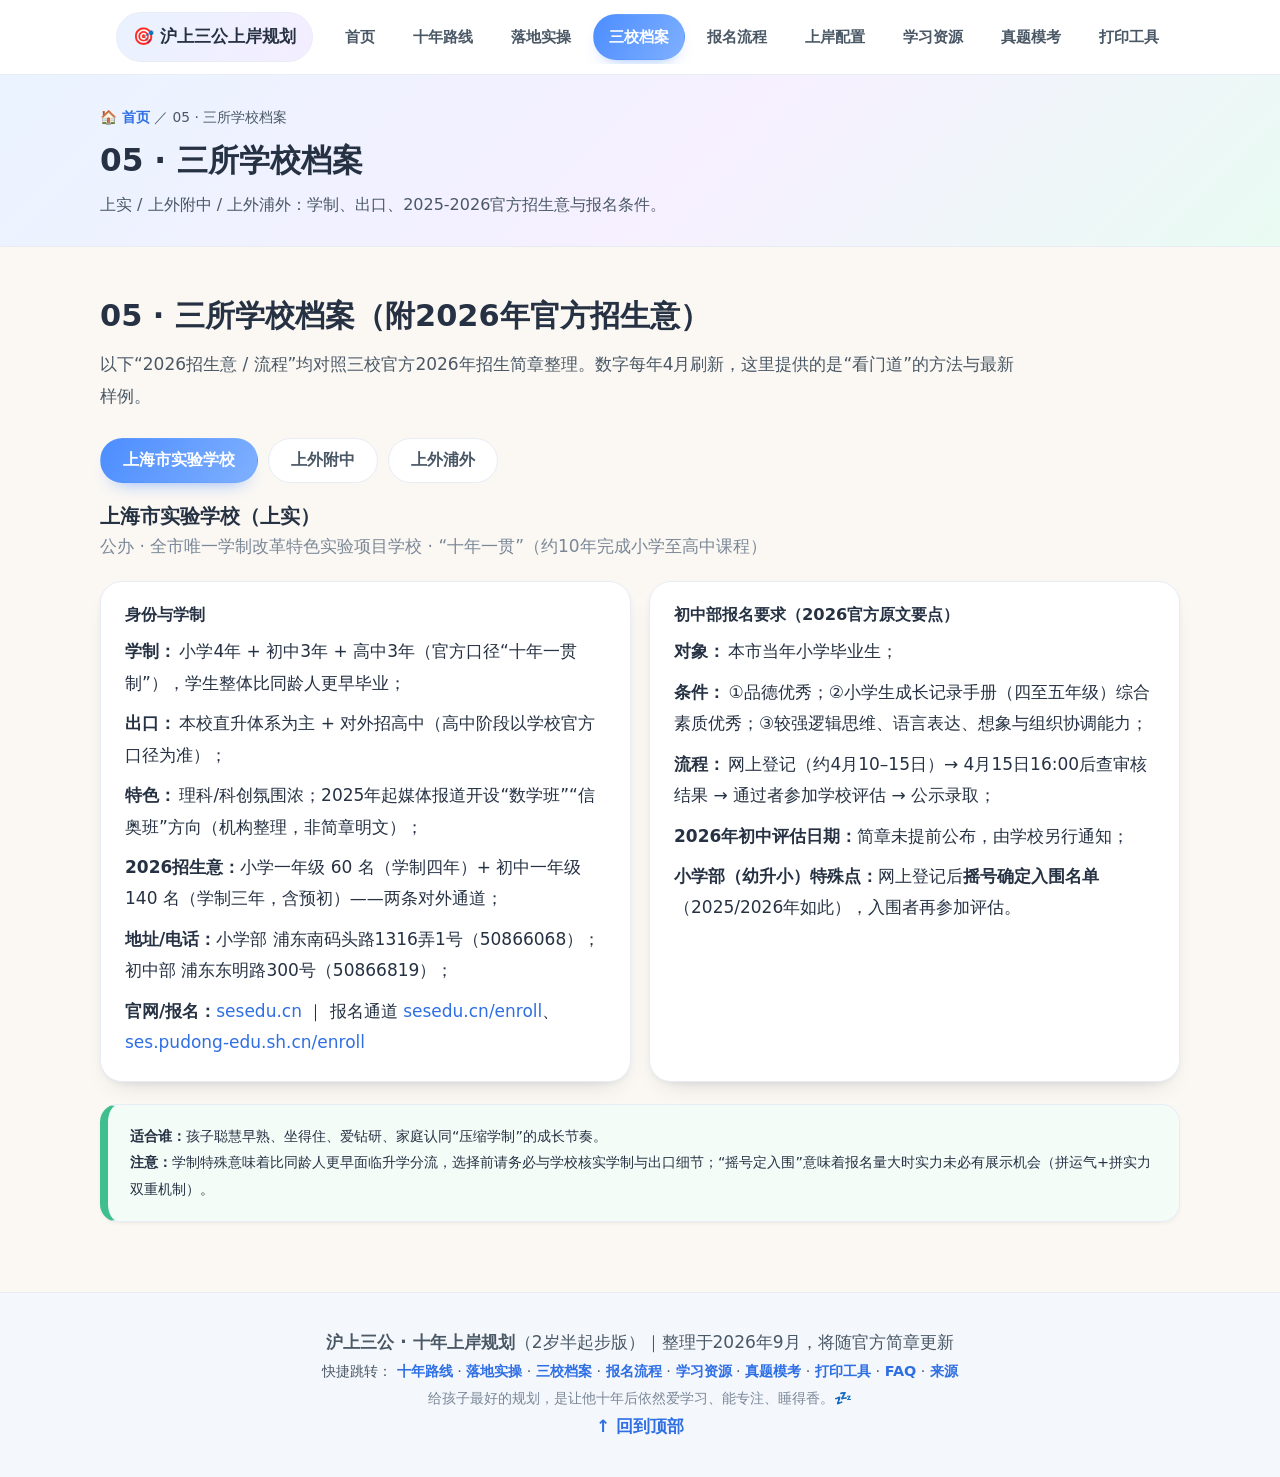
<file: schools.html>
<!DOCTYPE html>
<html lang="zh-CN">
<head>
<meta charset="UTF-8">
<meta name="viewport" content="width=device-width, initial-scale=1.0">
<title>三校档案 · 沪上三公上岸规划</title>
<link rel="stylesheet" href="assets/style.css">
<link rel="stylesheet" href="assets/tools.css">
</head>
<body>

<header class="nav" id="top">
  <div class="nav-inner">
    <a class="brand" href="index.html">🎯 沪上三公上岸规划</a>
    <nav class="nav-links" id="navLinks">
      <a href="index.html">首页</a>
      <a href="roadmap.html">十年路线</a>
      <a href="action.html">落地实操</a>
      <a href="schools.html" class="active">三校档案</a>
      <a href="process.html">报名流程</a>
      <a href="profile.html">上岸配置</a>
      <a href="resources.html">学习资源</a>
      <a href="practice.html">真题模考</a>
      <a href="tools.html">打印工具</a>
      <a href="faq.html">FAQ</a>
      <a href="planb.html">Plan B</a>
      <a href="sources.html">来源</a>
    </nav>
    <button class="nav-burger" id="navBurger" aria-label="菜单">☰</button>
  </div>
</header>

<section class="band">
  <div class="section-inner">
    <p class="band-kicker"><a href="index.html">🏠 首页</a> ／ 05 · 三所学校档案</p>
    <h1>05 · 三所学校档案</h1>
    <p class="band-desc">上实 / 上外附中 / 上外浦外：学制、出口、2025-2026官方招生意与报名条件。</p>
  </div>
</section>

<section class="section" id="xiaoxiao">
  <div class="section-inner">
    <h2 class="sec-title">05 · 三所学校档案（附2026年官方招生意）</h2>
    <p class="sec-lead">以下“2026招生意 / 流程”均对照三校官方2026年招生简章整理。数字每年4月刷新，这里提供的是“看门道”的方法与最新样例。</p>

    <div class="tabs" role="tablist">
      <button class="tab-btn active" data-school="ses" role="tab">上海市实验学校</button>
      <button class="tab-btn" data-school="sfls" role="tab">上外附中</button>
      <button class="tab-btn" data-school="pw" role="tab">上外浦外</button>
    </div>

    <!-- 上实 -->
    <article class="tab-panel active" id="panel-ses" data-school="ses">
      <div class="school-head">
        <h3>上海市实验学校（上实）</h3>
        <p class="muted">公办 · 全市唯一学制改革特色实验项目学校 · “十年一贯”（约10年完成小学至高中课程）</p>
      </div>
      <div class="card-grid two">
        <div class="card">
          <h4>身份与学制</h4>
          <ul class="kv">
            <li><b>学制：</b>小学4年 + 初中3年 + 高中3年（官方口径“十年一贯制”），学生整体比同龄人更早毕业；</li>
            <li><b>出口：</b>本校直升体系为主 + 对外招高中（高中阶段以学校官方口径为准）；</li>
            <li><b>特色：</b>理科/科创氛围浓；2025年起媒体报道开设“数学班”“信奥班”方向（机构整理，非简章明文）；</li>
            <li><b>2026招生意：</b>小学一年级 60 名（学制四年）+ 初中一年级 140 名（学制三年，含预初）——两条对外通道；</li>
            <li><b>地址/电话：</b>小学部 浦东南码头路1316弄1号（50866068）；初中部 浦东东明路300号（50866819）；</li>
            <li><b>官网/报名：</b><a href="https://www.sesedu.cn/" rel="noopener">sesedu.cn</a> ｜ 报名通道 <a href="https://www.sesedu.cn/enroll/px/index.html" rel="noopener">sesedu.cn/enroll</a>、<a href="https://www.ses.pudong-edu.sh.cn/enroll/px/index.html" rel="noopener">ses.pudong-edu.sh.cn/enroll</a></li>
          </ul>
        </div>
        <div class="card">
          <h4>初中部报名要求（2026官方原文要点）</h4>
          <ul class="kv">
            <li><b>对象：</b>本市当年小学毕业生；</li>
            <li><b>条件：</b>①品德优秀；②小学生成长记录手册（四至五年级）综合素质优秀；③较强逻辑思维、语言表达、想象与组织协调能力；</li>
            <li><b>流程：</b>网上登记（约4月10–15日）→ 4月15日16:00后查审核结果 → 通过者参加学校评估 → 公示录取；</li>
            <li><b>2026年初中评估日期：</b>简章未提前公布，由学校另行通知；</li>
            <li><b>小学部（幼升小）特殊点：</b>网上登记后<b>摇号确定入围名单</b>（2025/2026年如此），入围者再参加评估。</li>
          </ul>
        </div>
      </div>
      <div class="notice soft small">
        <b>适合谁：</b>孩子聪慧早熟、坐得住、爱钻研、家庭认同“压缩学制”的成长节奏。<br>
        <b>注意：</b>学制特殊意味着比同龄人更早面临升学分流，选择前请务必与学校核实学制与出口细节；“摇号定入围”意味着报名量大时实力未必有展示机会（拼运气+拼实力双重机制）。
      </div>
    </article>

    <!-- 上外附中 -->
    <article class="tab-panel" id="panel-sfls" data-school="sfls">
      <div class="school-head">
        <h3>上海外国语大学附属外国语学校（上外附中 / “神仙学校”）</h3>
        <p class="muted">直属国家教育部 · 全国16所具外语类保送推荐资格学校之一 · 初高中七年一贯</p>
      </div>
      <div class="card-grid two">
        <div class="card">
          <h4>身份与学制</h4>
          <ul class="kv">
            <li><b>学制：</b>初高中七年一贯制；初三须参加本校文化测试，通过者升入本校高中部，未通过者参加上海市中考升入其他学校；</li>
            <li><b>出口：</b>外语类保送、出国为主，兼有高考；</li>
            <li><b>课程：</b>10门外语（英德法日俄西葡意阿希），小班化全外语教学；设英语班、多语种科创班、双外语班、“一带一路”语种班；</li>
            <li><b>2026招生意：</b>本部 240 名；另有上外附中东校（虹口区属独立法人，办学模式与本部同步）120 名；</li>
            <li><b>地址/电话：</b>虹口区中山北一路295号（本部）65420302；东校 虹口天宝路1115号 63575019；</li>
            <li><b>官网/报名：</b><a href="https://www.sfls.cn/" rel="noopener">sfls.cn</a></li>
          </ul>
        </div>
        <div class="card">
          <h4>报名要求（2026官方原文要点）</h4>
          <ul class="kv">
            <li><b>对象：</b>上海常住户籍；或持有效居住证且父母一方积分达标准分值的应届小学五年级毕业生；</li>
            <li><b>条件：</b>品行端正、综合素质优秀、较好外语素养；身心健康、口齿清楚、无听力障碍；服从语种安排；</li>
            <li><b>流程：</b>4月10–13日线上报名并上传综合素质佐证材料 → 4月15日查初审 → 4月18日评估活动 → 4月20–24日官网公示录取；</li>
            <li><b>评估形式：</b>2025年官方明示为“人机对话”（全程机考，无面谈）；2026年官方未细述具体形式，以“评估活动”表述。</li>
          </ul>
        </div>
      </div>
      <div class="notice soft small">
        <b>适合谁：</b>外语素养突出、方向明确偏国际/语言，或对科创+多语双修感兴趣的孩子。<br>
        <b>注意：</b>①上外附中东校学籍、毕业证均为“东校”独立主体，报考前要分清“本部 vs 东校”两个志愿口径；②近年评估全机考、题量大节奏快，拼的是熟练度与心理素质；③双外语班、语种班为学校统一安排，需服从分配。
      </div>
    </article>

    <!-- 浦外 -->
    <article class="tab-panel" id="panel-pw" data-school="pw">
      <div class="school-head">
        <h3>上海外国语大学附属浦东外国语学校（上外浦外）</h3>
        <p class="muted">公办寄宿制 · 具外语类保送推荐资格 · 初中4年（含预初）+ 高中3年</p>
      </div>
      <div class="card-grid two">
        <div class="card">
          <h4>身份与学制</h4>
          <ul class="kv">
            <li><b>学制：</b>初中四年（含预初一年）+ 高中三年；通过学校内部直升考试者升本校高中部，其余参加上海市中考；</li>
            <li><b>出口：</b>外语类保送与高考为主，另有国际课程班（VCE等，高中阶段自主招生）；</li>
            <li><b>课程：</b>英语见长、多语发展（英德法日俄等），小班化全外语授课，可双外语主修；</li>
            <li><b>2026招生意：</b>共 430 名 = 浦东生源 370 名 + 非浦东生源 60 名（2025年浦东名额由290扩至370）；</li>
            <li><b>地址/电话：</b>浦东新区达尔文路91号 58558710；</li>
            <li><b>官网/报名：</b><a href="https://www.msshw.pudong-edu.sh.cn/" rel="noopener">msshw.pudong-edu.sh.cn</a></li>
          </ul>
        </div>
        <div class="card">
          <h4>报名要求（2026官方原文要点）</h4>
          <ul class="kv">
            <li><b>对象：</b>五年级应届毕业生：①上海常住户籍；②居住证+父母一方积分达标；③在沪台胞、港澳永久居民；</li>
            <li><b>条件：</b>品行端正、综合素质优秀、较好外语潜质；口齿清楚、无听力障碍；身心健康、有独立生活能力（寄宿）；</li>
            <li><b>流程：</b>4月10日9:00–4月13日9:00官网登记 → 4月13–15日审核 → 4月16–17日查结果并打印登记表/邀请函 → 4月18日评估 → 发放录取通知；</li>
            <li><b>历史变化：</b>2025年简章曾要求“小学四或五年级获校级及以上荣誉称号”，2026年简章未再单列——硬性条件逐年调整，务必以当年原文为准。</li>
          </ul>
        </div>
      </div>
      <div class="notice soft small">
        <b>适合谁：</b>外语好、可接受寄宿、家在浦东或愿意来浦东的家庭——浦东生源名额占比大（370/430），是“三公里相对最容易够到的”；非浦东家庭仅60个名额，竞争激烈。<br>
        <b>注意：</b>官方未在简章中明确定义“浦东生源”口径（学籍/户籍/居住地？），浦东家庭报名前务必电话或细则确认；评估为全程机考、连续作答不设休息，对耐力有要求。
      </div>
    </article>
  </div>
</section>
<footer class="footer">
  <div class="footer-inner">
    <p><strong>沪上三公 · 十年上岸规划</strong>（2岁半起步版）｜整理于2026年9月，将随官方简章更新</p>
    <p class="small">快捷跳转：
      <a href="roadmap.html">十年路线</a> · <a href="action.html">落地实操</a> ·
      <a href="schools.html">三校档案</a> · <a href="process.html">报名流程</a> ·
      <a href="resources.html">学习资源</a> · <a href="practice.html">真题模考</a> ·
      <a href="tools.html">打印工具</a> ·
      <a href="faq.html">FAQ</a> · <a href="sources.html">来源</a>
    </p>
    <p class="small muted">给孩子最好的规划，是让他十年后依然爱学习、能专注、睡得香。💤</p>
    <p><a href="#top">↑ 回到顶部</a></p>
  </div>
</footer>

<script src="assets/app.js"></script>
</body>
</html>
</file>
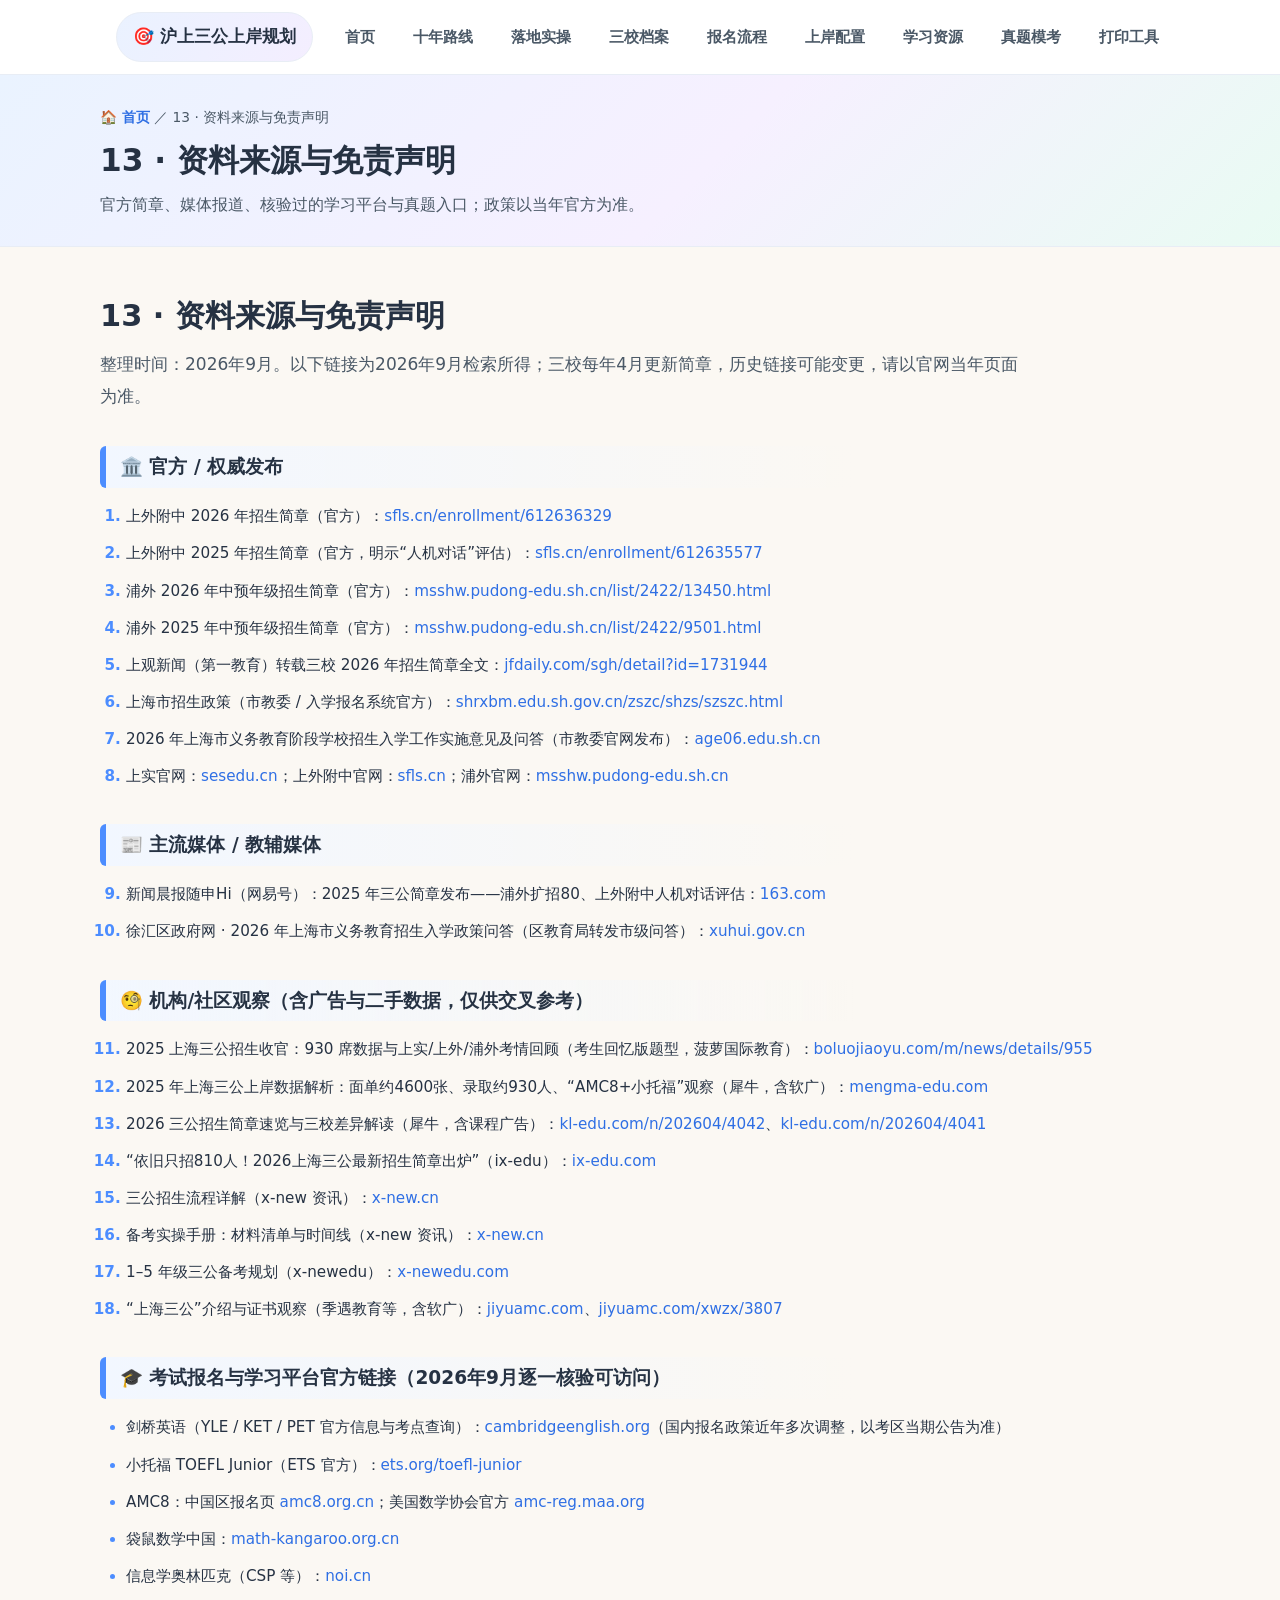
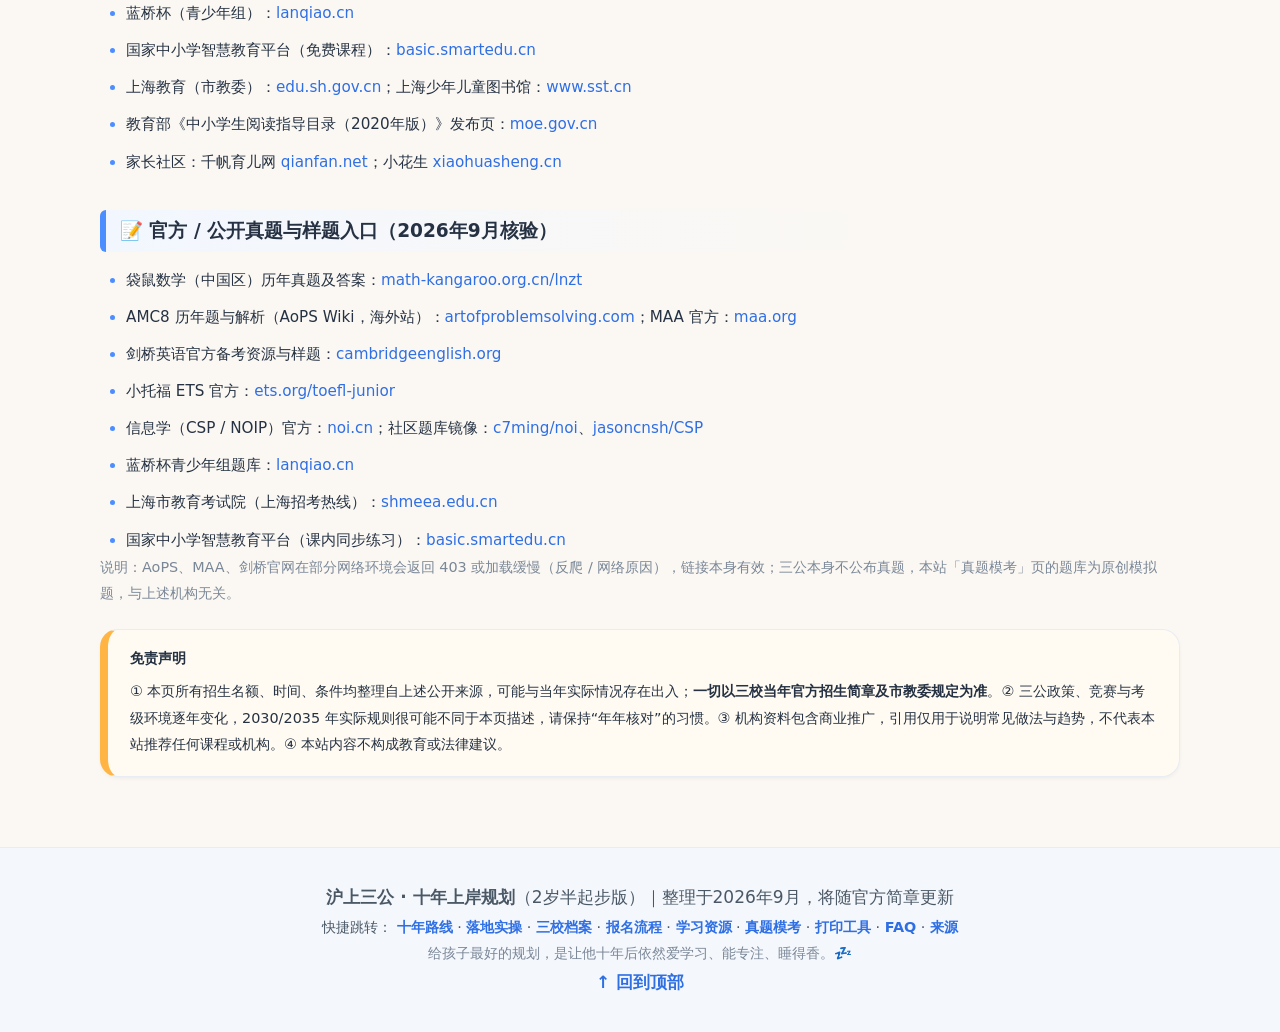
<file: sources.html>
<!DOCTYPE html>
<html lang="zh-CN">
<head>
<meta charset="UTF-8">
<meta name="viewport" content="width=device-width, initial-scale=1.0">
<title>来源 · 沪上三公上岸规划</title>
<link rel="stylesheet" href="assets/style.css">
<link rel="stylesheet" href="assets/tools.css">
</head>
<body>

<header class="nav" id="top">
  <div class="nav-inner">
    <a class="brand" href="index.html">🎯 沪上三公上岸规划</a>
    <nav class="nav-links" id="navLinks">
      <a href="index.html">首页</a>
      <a href="roadmap.html">十年路线</a>
      <a href="action.html">落地实操</a>
      <a href="schools.html">三校档案</a>
      <a href="process.html">报名流程</a>
      <a href="profile.html">上岸配置</a>
      <a href="resources.html">学习资源</a>
      <a href="practice.html">真题模考</a>
      <a href="tools.html">打印工具</a>
      <a href="faq.html">FAQ</a>
      <a href="planb.html">Plan B</a>
      <a href="sources.html" class="active">来源</a>
    </nav>
    <button class="nav-burger" id="navBurger" aria-label="菜单">☰</button>
  </div>
</header>

<section class="band">
  <div class="section-inner">
    <p class="band-kicker"><a href="index.html">🏠 首页</a> ／ 13 · 资料来源与免责声明</p>
    <h1>13 · 资料来源与免责声明</h1>
    <p class="band-desc">官方简章、媒体报道、核验过的学习平台与真题入口；政策以当年官方为准。</p>
  </div>
</section>

<section class="section" id="refs">
  <div class="section-inner">
    <h2 class="sec-title">13 · 资料来源与免责声明</h2>
    <p class="sec-lead">整理时间：2026年9月。以下链接为2026年9月检索所得；三校每年4月更新简章，历史链接可能变更，请以官网当年页面为准。</p>

    <h3 class="sub-title">🏛️ 官方 / 权威发布</h3>
    <ol class="ref-list">
      <li>上外附中 2026 年招生简章（官方）：<a href="https://www.sfls.cn/enrollment/612636329" rel="noopener">sfls.cn/enrollment/612636329</a></li>
      <li>上外附中 2025 年招生简章（官方，明示“人机对话”评估）：<a href="https://www.sfls.cn/enrollment/612635577" rel="noopener">sfls.cn/enrollment/612635577</a></li>
      <li>浦外 2026 年中预年级招生简章（官方）：<a href="https://www.msshw.pudong-edu.sh.cn/list/2422/13450.html" rel="noopener">msshw.pudong-edu.sh.cn/list/2422/13450.html</a></li>
      <li>浦外 2025 年中预年级招生简章（官方）：<a href="https://www.msshw.pudong-edu.sh.cn/list/2422/9501.html" rel="noopener">msshw.pudong-edu.sh.cn/list/2422/9501.html</a></li>
      <li>上观新闻（第一教育）转载三校 2026 年招生简章全文：<a href="https://www.jfdaily.com/sgh/detail?id=1731944" rel="noopener">jfdaily.com/sgh/detail?id=1731944</a></li>
      <li>上海市招生政策（市教委 / 入学报名系统官方）：<a href="https://shrxbm.edu.sh.gov.cn/zszc/shzs/szszc.html" rel="noopener">shrxbm.edu.sh.gov.cn/zszc/shzs/szszc.html</a></li>
      <li>2026 年上海市义务教育阶段学校招生入学工作实施意见及问答（市教委官网发布）：<a href="https://age06.edu.sh.cn/age06web/home/government/content/2026/7449338881201147904.html" rel="noopener">age06.edu.sh.cn</a></li>
      <li>上实官网：<a href="https://www.sesedu.cn/" rel="noopener">sesedu.cn</a>；上外附中官网：<a href="https://www.sfls.cn/" rel="noopener">sfls.cn</a>；浦外官网：<a href="https://www.msshw.pudong-edu.sh.cn/" rel="noopener">msshw.pudong-edu.sh.cn</a></li>
    </ol>

    <h3 class="sub-title">📰 主流媒体 / 教辅媒体</h3>
    <ol class="ref-list" start="9">
      <li>新闻晨报随申Hi（网易号）：2025 年三公简章发布——浦外扩招80、上外附中人机对话评估：<a href="https://www.163.com/dy/article/JSKQQKEF0514A42S.html" rel="noopener">163.com</a></li>
      <li>徐汇区政府网 · 2026 年上海市义务教育招生入学政策问答（区教育局转发市级问答）：<a href="https://www.xuhui.gov.cn/xxgk/portal/article/detail?id=8a4c0c069a97abda019d673e6d761bb1" rel="noopener">xuhui.gov.cn</a></li>
    </ol>

    <h3 class="sub-title">🧐 机构/社区观察（含广告与二手数据，仅供交叉参考）</h3>
    <ol class="ref-list" start="11">
      <li>2025 上海三公招生收官：930 席数据与上实/上外/浦外考情回顾（考生回忆版题型，菠萝国际教育）：<a href="https://www.boluojiaoyu.com/m/news/details/955" rel="noopener">boluojiaoyu.com/m/news/details/955</a></li>
      <li>2025 年上海三公上岸数据解析：面单约4600张、录取约930人、“AMC8+小托福”观察（犀牛，含软广）：<a href="https://m.mengma-edu.com/n/202512/6899.html" rel="noopener">mengma-edu.com</a></li>
      <li>2026 三公招生简章速览与三校差异解读（犀牛，含课程广告）：<a href="https://m.kl-edu.com/n/202604/4042.html" rel="noopener">kl-edu.com/n/202604/4042</a>、<a href="https://m.kl-edu.com/n/202604/4041.html" rel="noopener">kl-edu.com/n/202604/4041</a></li>
      <li>“依旧只招810人！2026上海三公最新招生简章出炉”（ix-edu）：<a href="https://www.ix-edu.com/n/202604/8948.html" rel="noopener">ix-edu.com</a></li>
      <li>三公招生流程详解（x-new 资讯）：<a href="https://www.x-new.cn/zixun/guojixuexiao/more/2025-08-28/82438.html" rel="noopener">x-new.cn</a></li>
      <li>备考实操手册：材料清单与时间线（x-new 资讯）：<a href="http://www.x-new.cn/zixun/guojixuexiao/more/2025-11-03/89647.html" rel="noopener">x-new.cn</a></li>
      <li>1–5 年级三公备考规划（x-newedu）：<a href="https://m.x-newedu.com/wenda/202510/49741.html" rel="noopener">x-newedu.com</a></li>
      <li>“上海三公”介绍与证书观察（季遇教育等，含软广）：<a href="https://www.jiyuamc.com/xwzx/4600.html" rel="noopener">jiyuamc.com</a>、<a href="https://www.jiyuamc.com/xwzx/3807.html" rel="noopener">jiyuamc.com/xwzx/3807</a></li>
    </ol>

    <h3 class="sub-title">🎓 考试报名与学习平台官方链接（2026年9月逐一核验可访问）</h3>
    <ul class="ref-list">
      <li>剑桥英语（YLE / KET / PET 官方信息与考点查询）：<a href="https://www.cambridgeenglish.org/" rel="noopener">cambridgeenglish.org</a>（国内报名政策近年多次调整，以考区当期公告为准）</li>
      <li>小托福 TOEFL Junior（ETS 官方）：<a href="https://www.ets.org/toefl-junior" rel="noopener">ets.org/toefl-junior</a></li>
      <li>AMC8：中国区报名页 <a href="https://amc8.org.cn/" rel="noopener">amc8.org.cn</a>；美国数学协会官方 <a href="https://amc-reg.maa.org/" rel="noopener">amc-reg.maa.org</a></li>
      <li>袋鼠数学中国：<a href="https://math-kangaroo.org.cn/" rel="noopener">math-kangaroo.org.cn</a></li>
      <li>信息学奥林匹克（CSP 等）：<a href="https://www.noi.cn/" rel="noopener">noi.cn</a></li>
      <li>蓝桥杯（青少年组）：<a href="https://www.lanqiao.cn/" rel="noopener">lanqiao.cn</a></li>
      <li>国家中小学智慧教育平台（免费课程）：<a href="https://basic.smartedu.cn/" rel="noopener">basic.smartedu.cn</a></li>
      <li>上海教育（市教委）：<a href="https://edu.sh.gov.cn/" rel="noopener">edu.sh.gov.cn</a>；上海少年儿童图书馆：<a href="https://www.sst.cn/" rel="noopener">www.sst.cn</a></li>
      <li>教育部《中小学生阅读指导目录（2020年版）》发布页：<a href="http://www.moe.gov.cn/jyb_xwfb/s5147/202004/t20200423_445772.html" rel="noopener">moe.gov.cn</a></li>
      <li>家长社区：千帆育儿网 <a href="https://qianfan.net/" rel="noopener">qianfan.net</a>；小花生 <a href="https://www.xiaohuasheng.cn/" rel="noopener">xiaohuasheng.cn</a></li>
    </ul>

    <h3 class="sub-title">📝 官方 / 公开真题与样题入口（2026年9月核验）</h3>
    <ul class="ref-list">
      <li>袋鼠数学（中国区）历年真题及答案：<a href="https://math-kangaroo.org.cn/lnzt" rel="noopener">math-kangaroo.org.cn/lnzt</a></li>
      <li>AMC8 历年题与解析（AoPS Wiki，海外站）：<a href="https://artofproblemsolving.com/wiki/index.php/AMC_8_Problems_and_Solutions" rel="noopener">artofproblemsolving.com</a>；MAA 官方：<a href="https://www.maa.org/math-competitions/amc-8" rel="noopener">maa.org</a></li>
      <li>剑桥英语官方备考资源与样题：<a href="https://www.cambridgeenglish.org/" rel="noopener">cambridgeenglish.org</a></li>
      <li>小托福 ETS 官方：<a href="https://www.ets.org/toefl-junior" rel="noopener">ets.org/toefl-junior</a></li>
      <li>信息学（CSP / NOIP）官方：<a href="https://www.noi.cn/" rel="noopener">noi.cn</a>；社区题库镜像：<a href="https://github.com/c7ming/noi" rel="noopener">c7ming/noi</a>、<a href="https://github.com/jasoncnsh/CSP" rel="noopener">jasoncnsh/CSP</a></li>
      <li>蓝桥杯青少年组题库：<a href="https://www.lanqiao.cn/" rel="noopener">lanqiao.cn</a></li>
      <li>上海市教育考试院（上海招考热线）：<a href="https://www.shmeea.edu.cn/page/03000/index.html" rel="noopener">shmeea.edu.cn</a></li>
      <li>国家中小学智慧教育平台（课内同步练习）：<a href="https://basic.smartedu.cn/" rel="noopener">basic.smartedu.cn</a></li>
    </ul>
    <p class="small muted">说明：AoPS、MAA、剑桥官网在部分网络环境会返回 403 或加载缓慢（反爬 / 网络原因），链接本身有效；三公本身不公布真题，本站「真题模考」页的题库为原创模拟题，与上述机构无关。</p>

    <div class="notice warn small">
      <h4>免责声明</h4>
      <p>① 本页所有招生名额、时间、条件均整理自上述公开来源，可能与当年实际情况存在出入；<b>一切以三校当年官方招生简章及市教委规定为准</b>。② 三公政策、竞赛与考级环境逐年变化，2030/2035 年实际规则很可能不同于本页描述，请保持“年年核对”的习惯。③ 机构资料包含商业推广，引用仅用于说明常见做法与趋势，不代表本站推荐任何课程或机构。④ 本站内容不构成教育或法律建议。</p>
    </div>
  </div>
</section>
<footer class="footer">
  <div class="footer-inner">
    <p><strong>沪上三公 · 十年上岸规划</strong>（2岁半起步版）｜整理于2026年9月，将随官方简章更新</p>
    <p class="small">快捷跳转：
      <a href="roadmap.html">十年路线</a> · <a href="action.html">落地实操</a> ·
      <a href="schools.html">三校档案</a> · <a href="process.html">报名流程</a> ·
      <a href="resources.html">学习资源</a> · <a href="practice.html">真题模考</a> ·
      <a href="tools.html">打印工具</a> ·
      <a href="faq.html">FAQ</a> · <a href="sources.html">来源</a>
    </p>
    <p class="small muted">给孩子最好的规划，是让他十年后依然爱学习、能专注、睡得香。💤</p>
    <p><a href="#top">↑ 回到顶部</a></p>
  </div>
</footer>

<script src="assets/app.js"></script>
</body>
</html>
</file>
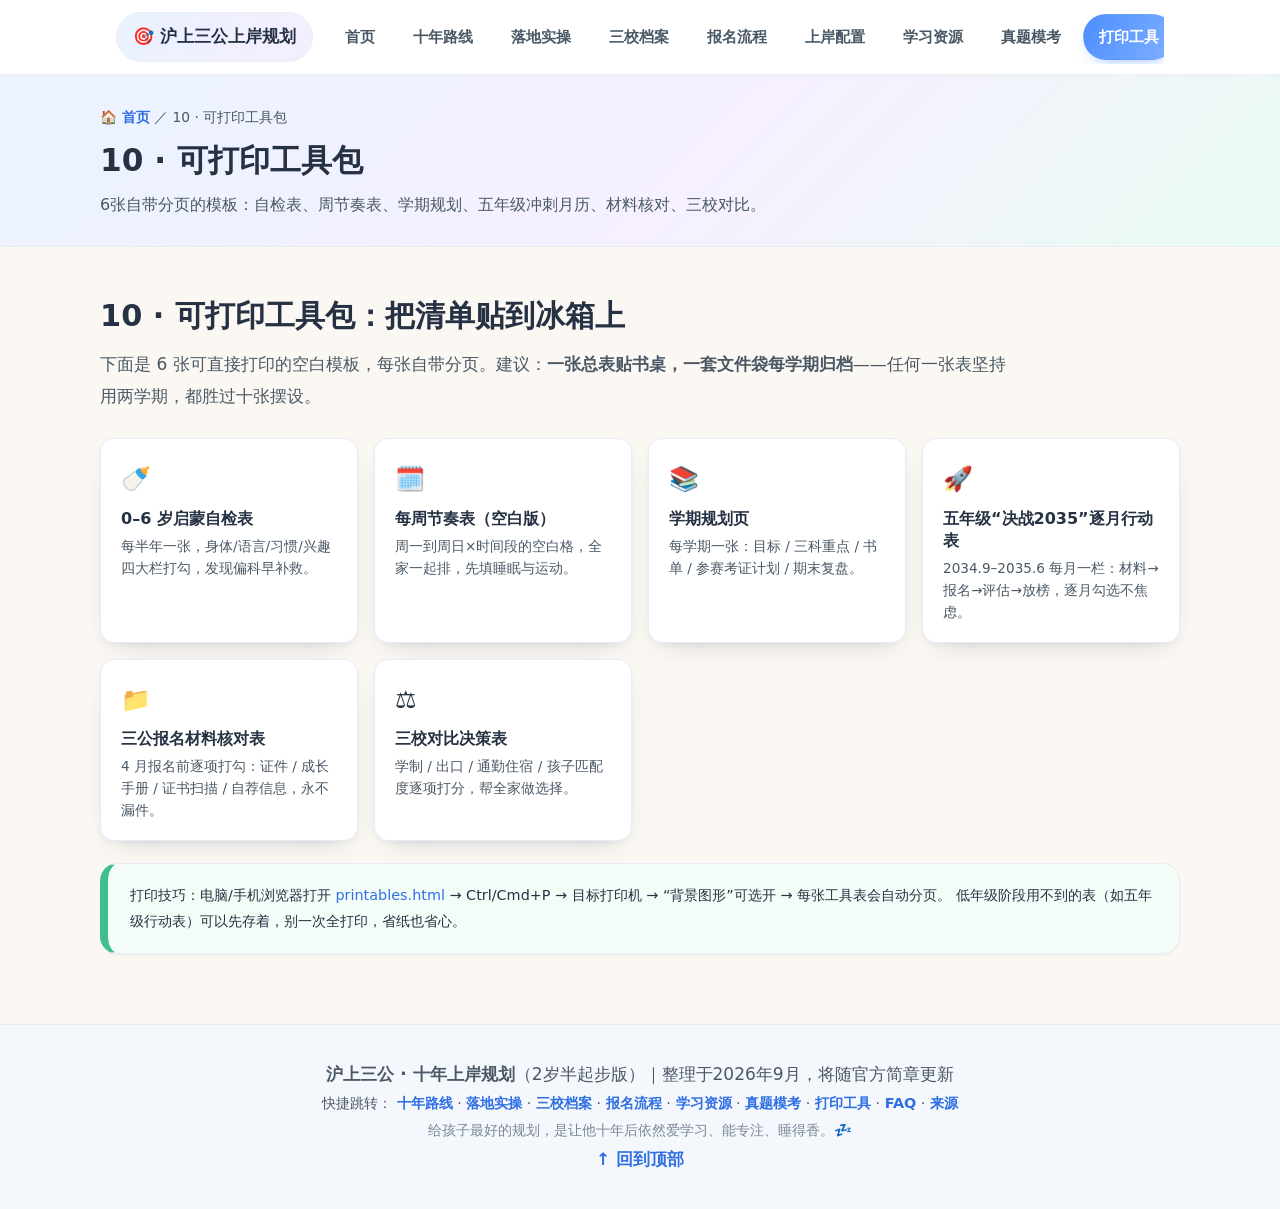
<file: tools.html>
<!DOCTYPE html>
<html lang="zh-CN">
<head>
<meta charset="UTF-8">
<meta name="viewport" content="width=device-width, initial-scale=1.0">
<title>打印工具 · 沪上三公上岸规划</title>
<link rel="stylesheet" href="assets/style.css">
<link rel="stylesheet" href="assets/tools.css">
</head>
<body>

<header class="nav" id="top">
  <div class="nav-inner">
    <a class="brand" href="index.html">🎯 沪上三公上岸规划</a>
    <nav class="nav-links" id="navLinks">
      <a href="index.html">首页</a>
      <a href="roadmap.html">十年路线</a>
      <a href="action.html">落地实操</a>
      <a href="schools.html">三校档案</a>
      <a href="process.html">报名流程</a>
      <a href="profile.html">上岸配置</a>
      <a href="resources.html">学习资源</a>
      <a href="practice.html">真题模考</a>
      <a href="tools.html" class="active">打印工具</a>
      <a href="faq.html">FAQ</a>
      <a href="planb.html">Plan B</a>
      <a href="sources.html">来源</a>
    </nav>
    <button class="nav-burger" id="navBurger" aria-label="菜单">☰</button>
  </div>
</header>

<section class="band">
  <div class="section-inner">
    <p class="band-kicker"><a href="index.html">🏠 首页</a> ／ 10 · 可打印工具包</p>
    <h1>10 · 可打印工具包</h1>
    <p class="band-desc">6张自带分页的模板：自检表、周节奏表、学期规划、五年级冲刺月历、材料核对、三校对比。</p>
  </div>
</section>

<section class="section" id="tools">
  <div class="section-inner">
    <h2 class="sec-title">10 · 可打印工具包：把清单贴到冰箱上</h2>
    <p class="sec-lead">下面是 6 张可直接打印的空白模板，每张自带分页。建议：<strong>一张总表贴书桌，一套文件袋每学期归档</strong>——任何一张表坚持用两学期，都胜过十张摆设。</p>
    <div class="tool-grid">
      <a class="tool-card" href="printables.html#p0"><b>🍼</b><h4>0–6 岁启蒙自检表</h4><p>每半年一张，身体/语言/习惯/兴趣四大栏打勾，发现偏科早补救。</p></a>
      <a class="tool-card" href="printables.html#p1"><b>🗓️</b><h4>每周节奏表（空白版）</h4><p>周一到周日×时间段的空白格，全家一起排，先填睡眠与运动。</p></a>
      <a class="tool-card" href="printables.html#p2"><b>📚</b><h4>学期规划页</h4><p>每学期一张：目标 / 三科重点 / 书单 / 参赛考证计划 / 期末复盘。</p></a>
      <a class="tool-card" href="printables.html#p3"><b>🚀</b><h4>五年级“决战2035”逐月行动表</h4><p>2034.9–2035.6 每月一栏：材料→报名→评估→放榜，逐月勾选不焦虑。</p></a>
      <a class="tool-card" href="printables.html#p4"><b>📁</b><h4>三公报名材料核对表</h4><p>4 月报名前逐项打勾：证件 / 成长手册 / 证书扫描 / 自荐信息，永不漏件。</p></a>
      <a class="tool-card" href="printables.html#p5"><b>⚖️</b><h4>三校对比决策表</h4><p>学制 / 出口 / 通勤住宿 / 孩子匹配度逐项打分，帮全家做选择。</p></a>
    </div>
    <div class="notice soft small">
      打印技巧：电脑/手机浏览器打开 <a href="printables.html">printables.html</a> → Ctrl/Cmd+P → 目标打印机 → “背景图形”可选开 → 每张工具表会自动分页。
      低年级阶段用不到的表（如五年级行动表）可以先存着，别一次全打印，省纸也省心。
    </div>
  </div>
</section>
<footer class="footer">
  <div class="footer-inner">
    <p><strong>沪上三公 · 十年上岸规划</strong>（2岁半起步版）｜整理于2026年9月，将随官方简章更新</p>
    <p class="small">快捷跳转：
      <a href="roadmap.html">十年路线</a> · <a href="action.html">落地实操</a> ·
      <a href="schools.html">三校档案</a> · <a href="process.html">报名流程</a> ·
      <a href="resources.html">学习资源</a> · <a href="practice.html">真题模考</a> ·
      <a href="tools.html">打印工具</a> ·
      <a href="faq.html">FAQ</a> · <a href="sources.html">来源</a>
    </p>
    <p class="small muted">给孩子最好的规划，是让他十年后依然爱学习、能专注、睡得香。💤</p>
    <p><a href="#top">↑ 回到顶部</a></p>
  </div>
</footer>

<script src="assets/app.js"></script>
</body>
</html>
</file>
<file: assets/style.css>
/* ============================================================
   沪上三公 · 十年上岸规划 — 全局样式（第三版：简洁 / 低龄友好 / 交互友好）
   设计原则：暖色浅底 + 大圆角 + 大字大按钮 + 少即是多
   ============================================================ */
:root{
  /* 文字与背景 */
  --ink:#263243;
  --ink-2:#4A5866;
  --muted:#7A8797;
  --line:#E8EDF5;
  --bg:#FBF8F3;          /* 暖奶油底 */
  --bg-soft:#F1F6FF;     /* 淡蓝分区 */
  --card:#FFFFFF;

  /* 主色（低龄友好的明亮色） */
  --accent:#4C8DFF;
  --accent-2:#2F6FE4;
  --primary:#4C8DFF;
  --sun:#FFB443;
  --mint:#3FBF8F;
  --pink:#FF7FA3;
  --purple:#9B8CFF;

  /* 三校主题色（沿用） */
  --ses:#8B5CF6;
  --sfls:#F0668A;
  --pw:#2BB3A3;

  /* 形状与阴影 */
  --radius:22px;
  --radius-sm:14px;
  --shadow:0 2px 4px rgba(38,50,67,.04), 0 12px 26px -16px rgba(38,50,67,.28);
  --shadow-hover:0 4px 8px rgba(38,50,67,.06), 0 18px 34px -18px rgba(38,50,67,.32);
}
*{box-sizing:border-box;margin:0;padding:0}
html{scroll-behavior:smooth;scroll-padding-top:86px}
body{
  font-family:system-ui,-apple-system,"PingFang SC","Hiragino Sans GB","Microsoft YaHei","Noto Sans SC",sans-serif;
  color:var(--ink);background:var(--bg);line-height:1.85;font-size:17px;
  -webkit-text-size-adjust:100%;
}
a{color:var(--accent-2);text-decoration:none}
a:hover{text-decoration:underline}
img{max-width:100%}
h1,h2,h3,h4{line-height:1.4;font-weight:800}
:focus-visible{outline:3px solid rgba(76,141,255,.45);outline-offset:2px;border-radius:8px}
.muted{color:var(--muted)}
.small{font-size:.9rem}
b,strong{font-weight:800}

/* ---------- 顶栏（胶囊标签式导航） ---------- */
.nav{
  position:sticky;top:0;z-index:60;background:rgba(255,255,255,.94);
  backdrop-filter:blur(10px);border-bottom:1px solid var(--line);
}
.nav-inner{max-width:1080px;margin:0 auto;padding:10px 16px;display:flex;align-items:center;gap:14px}
.brand{
  font-weight:800;font-size:1.06rem;color:var(--ink);white-space:nowrap;
  background:linear-gradient(120deg,#EAF2FF,#F4EEFF);
  border:1px solid var(--line);border-radius:999px;padding:8px 16px;
}
.brand:hover{text-decoration:none;border-color:var(--accent)}
.nav-links{display:flex;gap:6px;margin-left:auto;overflow-x:auto;padding:4px 2px;scrollbar-width:thin}
.nav-links::-webkit-scrollbar{height:6px}
.nav-links::-webkit-scrollbar-thumb{background:#DCE4F0;border-radius:99px}
.nav-links a{
  padding:8px 15px;border-radius:999px;color:var(--ink-2);font-size:.95rem;font-weight:600;
  white-space:nowrap;border:1px solid transparent;transition:background .15s ease,color .15s ease,transform .15s ease;
}
.nav-links a:hover{background:#EEF4FF;color:var(--accent-2);text-decoration:none;transform:translateY(-1px)}
.nav-links a.active{background:linear-gradient(120deg,var(--accent),#7FB0FF);color:#fff;border-color:transparent;box-shadow:0 8px 18px -12px rgba(76,141,255,.9)}
.nav-links a.active:hover{color:#fff}
.nav-burger{display:none}

/* ---------- Hero（浅色渐变，友好） ---------- */
.hero{
  background:linear-gradient(135deg,#EAF3FF 0%,#F6F0FF 55%,#E9FBF3 100%);
  color:var(--ink);padding:56px 20px 42px;border-bottom:1px solid var(--line);
}
.hero-inner{max-width:1080px;margin:0 auto}
.hero-kicker{
  display:inline-block;background:#fff;border:1px solid var(--line);border-radius:999px;
  padding:6px 16px;font-size:.88rem;margin-bottom:18px;color:var(--ink-2);font-weight:600;
}
.hero h1{font-size:clamp(1.7rem,4.2vw,2.6rem);letter-spacing:.3px;margin-bottom:16px}
.hero-sub{max-width:840px;font-size:1.08rem;color:var(--ink-2);margin-bottom:22px}
.hero-sub strong{color:var(--accent-2);background:linear-gradient(transparent 62%,#FFE9B8 62%)}
.hero-chips{display:flex;flex-wrap:wrap;gap:10px;margin-bottom:24px}
.chip{background:#fff;border:1px solid var(--line);border-radius:999px;padding:8px 16px;font-size:.92rem;box-shadow:0 2px 6px -4px rgba(38,50,67,.25)}
.hero-cta{display:flex;gap:12px;flex-wrap:wrap;margin-bottom:18px}
.btn{display:inline-block;border:none;cursor:pointer;font-size:1rem;padding:13px 26px;border-radius:999px;font-weight:700;font-family:inherit;transition:transform .15s ease,box-shadow .15s ease,background .15s ease}
.btn-primary{background:linear-gradient(120deg,var(--accent),#7FB0FF);color:#fff;box-shadow:0 12px 22px -14px rgba(76,141,255,.95)}
.btn-primary:hover{transform:translateY(-2px);box-shadow:var(--shadow-hover);text-decoration:none}
.btn-ghost{background:#fff;color:var(--ink-2);border:1.5px solid var(--line)}
.btn-ghost:hover{background:#F6F9FF;border-color:var(--accent);color:var(--accent-2);text-decoration:none}
.hero-note{font-size:.86rem;color:var(--muted);max-width:920px}

/* ---------- 分区与标题 ---------- */
.section{padding:48px 20px}
.section.alt{background:var(--bg-soft);border-top:1px solid var(--line);border-bottom:1px solid var(--line)}
.section-inner{max-width:1080px;margin:0 auto}
.sec-title{font-size:clamp(1.4rem,3vw,1.9rem);margin-bottom:12px}
.sec-lead{color:var(--ink-2);margin-bottom:26px;max-width:920px}
.sub-title{
  font-size:1.16rem;margin:34px 0 14px;padding:8px 0 8px 14px;
  border-left:6px solid var(--accent);border-radius:6px;background:linear-gradient(90deg,#F2F7FF,transparent 70%);
}

/* ---------- 首页三步走 ---------- */
.quickstart{background:#fff;border:1px solid var(--line);border-radius:var(--radius);padding:20px 22px;box-shadow:var(--shadow);margin:6px 0 22px}
.quickstart h3{font-size:1.08rem;margin-bottom:14px}
.qs-grid{display:grid;grid-template-columns:repeat(3,1fr);gap:14px}
.qs-card{
  display:block;background:linear-gradient(135deg,#F7FAFF,#FFFFFF);border:1.5px solid var(--line);
  border-radius:18px;padding:16px 18px;color:var(--ink);font-weight:700;transition:transform .15s ease,border-color .15s ease,box-shadow .15s ease;
}
.qs-card span{display:block;font-weight:500;color:var(--muted);font-size:.88rem;margin-top:6px}
.qs-card:hover{transform:translateY(-3px);border-color:var(--accent);box-shadow:var(--shadow-hover);text-decoration:none}
.qs-card:nth-child(1){background:linear-gradient(135deg,#FFF6E8,#FFFFFF)}
.qs-card:nth-child(2){background:linear-gradient(135deg,#EFF6FF,#FFFFFF)}
.qs-card:nth-child(3){background:linear-gradient(135deg,#EDFBF4,#FFFFFF)}

/* ---------- 卡片 ---------- */
.card-grid{display:grid;gap:18px;margin:18px 0}
.card-grid.three{grid-template-columns:repeat(3,1fr)}
.card-grid.two{grid-template-columns:1fr 1fr}
.card{background:var(--card);border:1px solid var(--line);border-radius:var(--radius);padding:22px 24px;box-shadow:var(--shadow)}
.card h3{font-size:1.12rem;margin-bottom:10px}
.card h4{margin-bottom:10px;font-size:1.02rem}
.card p+p{margin-top:8px}
.tag{display:inline-block;font-size:.76rem;font-weight:700;color:var(--c);background:#fff;border:1.5px solid var(--c);border-radius:999px;padding:2px 11px;vertical-align:middle;margin-left:4px}

/* ---------- 提示框 ---------- */
.notice,.notice.soft,.notice.warn{background:#fff;border:1px solid var(--line);border-left:8px solid var(--accent);border-radius:18px;padding:18px 22px;margin:22px 0;box-shadow:0 2px 6px -4px rgba(38,50,67,.2)}
.notice h3,.notice h4{margin-bottom:10px}
.notice.soft{border-left-color:var(--mint);background:#F4FCF8}
.notice.warn{border-left-color:var(--sun);background:#FFFBF2}
.grid2{display:grid;grid-template-columns:1fr 1fr;gap:8px 26px;padding-left:20px}
ul.grid2 li{margin-bottom:6px}

/* ---------- 两条通路 ---------- */
.path-grid{display:grid;gap:18px;grid-template-columns:1fr 1fr;margin-bottom:8px}
.path-card{background:var(--card);border-radius:var(--radius);padding:22px 24px;box-shadow:var(--shadow);border:1px solid var(--line)}
.path-card.main{border-top:6px solid var(--accent)}
.path-card.alt{border-top:6px solid var(--mint)}
.path-card h3{font-size:1.1rem;margin-bottom:10px}
.path-card ul{padding-left:20px}
.path-card li{margin-bottom:6px}
.path-card .small{margin-top:10px}

/* ---------- 时间轴 ---------- */
.timeline{position:relative;margin:26px 0 10px}
.tl-item{display:grid;grid-template-columns:48px 1fr;gap:8px;margin-bottom:10px}
.tl-rail{position:relative;display:flex;justify-content:center}
.tl-rail::before{content:"";position:absolute;top:38px;bottom:-22px;left:50%;width:3px;background:linear-gradient(#DCE7FA,#EEF4FF);border-radius:99px}
.tl-item:last-child .tl-rail::before{display:none}
.tl-dot{
  width:34px;height:34px;border-radius:50%;color:#fff;font-weight:800;display:flex;align-items:center;justify-content:center;
  font-size:.95rem;position:relative;z-index:1;background:linear-gradient(135deg,var(--accent),#83B3FF);
  box-shadow:0 0 0 5px #fff,0 0 0 7px #DCE7FA;
}
.tl-item:nth-child(3n+2) .tl-dot{background:linear-gradient(135deg,var(--mint),#7FE0BC)}
.tl-item:nth-child(3n+3) .tl-dot{background:linear-gradient(135deg,var(--sun),#FFD08A)}
.tl-body{background:var(--card);border:1px solid var(--line);border-radius:var(--radius);padding:20px 22px 16px;box-shadow:var(--shadow);margin-bottom:16px}
.tl-body header{margin-bottom:8px}
.tl-tag{display:inline-block;background:#EEF4FF;color:var(--accent-2);border-radius:999px;font-size:.8rem;font-weight:700;padding:3px 13px;margin-bottom:8px}
.tl-body h3{font-size:1.14rem;margin:4px 0 2px}
.tl-period{color:var(--muted);font-size:.9rem}
.tl-goal{margin:12px 0;padding:12px 16px;background:#F7FAFF;border-radius:14px;border:1.5px dashed #C9DDFB;font-size:.98rem}
.tl-todo{list-style:none;padding:0;display:grid;gap:9px}
.tl-todo li{display:flex;gap:11px;align-items:flex-start}
.tl-todo input{width:20px;height:20px;margin-top:4px;flex:none;accent-color:var(--accent);cursor:pointer}
.tl-note{margin-top:14px;font-size:.92rem;color:#1F5C50;background:#EFFBF7;border-radius:14px;padding:12px 14px;border:1px solid #B9ECDD}
.tl-note a{color:#178A70;font-weight:700}

/* 速查卡 */
.print-card{background:var(--card);border:1px solid var(--line);border-radius:var(--radius);padding:22px 24px;box-shadow:var(--shadow);margin:30px 0 6px}
.print-card h3{margin-bottom:12px}

/* ---------- 表格（圆角 + 移动端横向滚动） ---------- */
.tbl-wrap{overflow-x:auto;-webkit-overflow-scrolling:touch;border-radius:18px;margin:14px 0}
table{width:100%;border-collapse:separate;border-spacing:0;background:var(--card);font-size:.95rem;border:1px solid var(--line);border-radius:18px;overflow:hidden}
th,td{border-bottom:1px solid var(--line);padding:12px 14px;text-align:left;vertical-align:top;line-height:1.7}
th{background:#F4F8FF;font-weight:800}
tr:last-child td{border-bottom:none}
tbody tr:nth-child(even){background:#FAFCFF}
td a{word-break:break-word}

/* ---------- 页签（三校对比） ---------- */
.tabs{display:flex;gap:10px;flex-wrap:wrap;margin:12px 0 20px}
.tab-btn{background:#fff;border:1.5px solid var(--line);border-radius:999px;padding:11px 22px;font-size:1rem;font-weight:700;cursor:pointer;font-family:inherit;color:var(--ink-2);transition:all .15s ease}
.tab-btn:hover{border-color:var(--accent);color:var(--accent-2)}
.tab-btn.active{background:linear-gradient(120deg,var(--accent),#7FB0FF);color:#fff;border-color:transparent;box-shadow:0 10px 20px -14px rgba(76,141,255,.95)}
.tab-panel{display:none}
.tab-panel.active{display:block;animation:fade .25s ease}
@keyframes fade{from{opacity:0;transform:translateY(6px)}to{opacity:1;transform:none}}
.school-head{margin-bottom:6px}
.kv{list-style:none;display:grid;gap:9px}
.kv li b{display:inline-block;min-width:3.2em}

/* ---------- 流程 ---------- */
.flow-grid{display:grid;grid-template-columns:repeat(5,1fr);gap:12px;margin:20px 0}
.flow-step{background:#fff;border:1px solid var(--line);border-top:6px solid var(--accent);border-radius:18px;padding:16px;font-size:.9rem;box-shadow:0 2px 6px -4px rgba(38,50,67,.2)}
.flow-step b{display:block;margin-bottom:6px;color:var(--accent-2)}
.flow-step:nth-child(2){border-top-color:var(--mint)}
.flow-step:nth-child(3){border-top-color:var(--sun)}
.flow-step:nth-child(4){border-top-color:var(--pink)}
.flow-step:nth-child(5){border-top-color:var(--purple)}

/* ---------- FAQ ---------- */
.faq-list{display:grid;gap:12px}
.faq-list details{background:var(--card);border:1px solid var(--line);border-radius:18px;padding:4px 6px;box-shadow:0 2px 6px -4px rgba(38,50,67,.18)}
.faq-list summary{cursor:pointer;font-weight:700;padding:14px 16px;list-style-position:inside;border-radius:14px}
.faq-list summary:hover{background:#F4F8FF}
.faq-list details[open] summary{border-bottom:1.5px dashed var(--line)}
.faq-list p{padding:12px 18px 16px;color:var(--ink-2);font-size:.97rem}

/* ---------- 来源 ---------- */
.ref-list{padding-left:26px;display:grid;gap:9px;font-size:.95rem}
.ref-list li::marker{color:var(--accent);font-weight:800}

/* ---------- 页脚 ---------- */
.footer{background:#F4F7FC;border-top:1px solid var(--line);padding:34px 20px;text-align:center;color:var(--ink-2)}
.footer .muted{color:var(--muted)}
.footer a{font-weight:600}

/* ---------- 回顶部 / 渐入 ---------- */
.to-top{
  position:fixed;right:18px;bottom:20px;width:52px;height:52px;border-radius:50%;border:none;cursor:pointer;
  background:linear-gradient(135deg,var(--accent),#7FB0FF);color:#fff;font-size:1.3rem;
  box-shadow:0 14px 26px -14px rgba(76,141,255,.95);opacity:0;pointer-events:none;transform:translateY(12px);
  transition:opacity .2s ease,transform .2s ease;z-index:70;
}
.to-top.show{opacity:1;pointer-events:auto;transform:none}
.reveal{opacity:0;transform:translateY(12px)}
.reveal.in{opacity:1;transform:none;transition:opacity .5s ease,transform .5s ease}
@media (prefers-reduced-motion:reduce){
  .reveal{opacity:1;transform:none}
  html{scroll-behavior:auto}
}

/* ---------- 响应式 ---------- */
@media (max-width:900px){
  body{font-size:16px}
  .card-grid.three,.card-grid.two,.path-grid,.calc-grid,.qs-grid{grid-template-columns:1fr}
  .flow-grid{grid-template-columns:1fr 1fr}
  .grid2{grid-template-columns:1fr}
  .nav-inner{flex-wrap:wrap;row-gap:6px}
  .nav-links{width:100%;margin-left:0}
  .tl-item{grid-template-columns:38px 1fr}
  .tl-dot{width:28px;height:28px;font-size:.82rem}
}
@media (max-width:560px){
  .flow-grid{grid-template-columns:1fr}
  .section{padding:34px 16px}
  .hero{padding:38px 16px 30px}
  table{font-size:.9rem}
  th,td{padding:10px 11px}
}

/* ---------- 打印 ---------- */
@media print{
  .nav,.hero-cta,.calc,.footer,.nav-burger,.hero-note,.to-top,.quickstart{display:none !important}
  body{background:#fff;font-size:12px}
  .section,.section.alt{padding:14px 0;border:none;background:#fff}
  .tl-body,.card,.notice{box-shadow:none;break-inside:avoid}
  .tab-panel{display:block}
  details summary{list-style:none}
  details p{display:block}
  .tbl-wrap{overflow:visible}
  .hero{padding:20px;background:#fff !important;color:#000}
  .hero h1{color:#000}
  .hero-sub,.hero-chips{color:#000}
  .chip{border-color:#999}
  a{color:#000;text-decoration:none}
}
</file>
<file: assets/tools.css>
/* ============================================================
   沪上三公 · 十年上岸规划 — 第二版新增组件样式
   （落地实操模板、可打印工具卡、紧凑表格等）
   ============================================================ */

/* 紧凑小表（资源/节奏模板内使用） */
.tbl-sm{font-size:.84rem;margin:8px 0}
.tbl-sm td,.tbl-sm th{padding:6px 8px}

/* code 片段 */
code{background:#eef2ff;border:1px solid #dbe3ff;border-radius:6px;padding:1px 6px;font-size:.85em;font-family:ui-monospace,SFMono-Regular,Consolas,monospace}

/* 工具卡片网格（打印工具包） */
.tool-grid{display:grid;grid-template-columns:repeat(auto-fill,minmax(250px,1fr));gap:16px;margin:20px 0 8px}
.tool-card{display:block;background:#fff;border:1px solid var(--line);border-radius:14px;padding:18px 20px;box-shadow:var(--shadow);color:var(--ink);transition:transform .15s ease,box-shadow .15s ease,border-color .15s ease;text-decoration:none}
.tool-card:hover{transform:translateY(-3px);box-shadow:0 12px 28px -14px rgba(15,23,42,.3);border-color:var(--accent);text-decoration:none}
.tool-card b{font-size:1.5rem;display:block;margin-bottom:6px}
.tool-card h4{font-size:1rem;margin-bottom:6px;color:var(--ink)}
.tool-card p{font-size:.85rem;color:var(--ink-2);margin:0;line-height:1.6}

/* 资源中心按钮化链接 */
.res-pill{display:inline-block;background:#eef2ff;color:var(--accent-2);border:1px solid #dbe3ff;border-radius:999px;padding:2px 12px;font-size:.8rem;font-weight:600}

/* 阶段/节奏小标签 */
.tempo{display:grid;gap:10px}
.tempo-row{display:flex;gap:12px;align-items:baseline}
.tempo-row b{min-width:64px;flex:none;color:var(--accent-2)}

/* 移动端适配工具卡 */
@media (max-width:560px){
  .tool-grid{grid-template-columns:1fr 1fr;gap:10px}
  .tool-card{padding:12px 14px}
  .tool-card b{font-size:1.2rem}
}

/* 打印：工具卡不分页、可点链接保留 */
@media print{
  .tool-card{box-shadow:none;break-inside:avoid}
}

/* ---------- 多页版：顶栏“标签页”与页面标题条 ---------- */
.nav-links a.active{color:#fff}

.band{
  background:linear-gradient(135deg,#EAF3FF 0%,#F6F0FF 55%,#E9FBF3 100%);
  color:var(--ink);padding:30px 20px 26px;border-bottom:1px solid var(--line);
}
.band .band-kicker{font-size:.86rem;color:var(--ink-2);margin-bottom:8px}
.band .band-kicker a{color:var(--accent-2);font-weight:700}
.band h1{font-size:clamp(1.35rem,3.2vw,1.95rem);margin-bottom:8px}
.band-desc{max-width:880px;color:var(--ink-2);font-size:1rem;margin:0}

@media (max-width:900px){
  .nav-links a{padding:8px 13px;font-size:.9rem}
}

@media print{
  .band{display:none !important}
  .nav-links a.active{background:#e5e7eb;color:#000}
}

/* ---------- 真题模考页：交互题库 ---------- */
.quiz{background:#fff;border:1px solid var(--line);border-radius:var(--radius);padding:20px 22px;box-shadow:var(--shadow);margin:16px 0}
.qz-controls{display:flex;flex-wrap:wrap;gap:14px;align-items:flex-end}
.qz-field{display:flex;flex-direction:column;gap:5px;font-size:.82rem;color:var(--ink-2)}
.qz-field select{padding:7px 10px;border:1px solid var(--line);border-radius:10px;font-size:.9rem;font-family:inherit;background:#fff;color:var(--ink);min-width:150px}
.qz-btn{background:#fff;border:1px solid var(--line);border-radius:10px;padding:9px 16px;font-size:.92rem;font-family:inherit;cursor:pointer;color:var(--ink)}
.qz-btn:hover{border-color:var(--accent);color:var(--accent-2)}
.qz-btn:disabled{opacity:.45;cursor:not-allowed}
.qz-btn.qz-primary{background:var(--accent);border-color:var(--accent);color:#fff}
.qz-btn.qz-primary:hover{background:var(--accent-2);color:#fff}
.qz-btn.qz-submit{background:#fff7ed;border-color:#fdba74;color:#9a3412}
.qz-body{margin-top:16px}
.qz-top{display:flex;justify-content:space-between;align-items:center;gap:10px;flex-wrap:wrap;font-size:.92rem}
.qz-badge{display:inline-block;background:#eef2ff;color:var(--accent-2);border-radius:999px;font-size:.74rem;padding:1px 10px;margin-left:6px;font-weight:600}
.qz-timer{font-weight:700;color:var(--ink-2);font-variant-numeric:tabular-nums}
.qz-timer.danger{color:#dc2626}
.qz-progress{height:8px;background:#e5e7eb;border-radius:99px;overflow:hidden;margin:10px 0 4px}
.qz-progress i{display:block;height:100%;background:var(--accent);transition:width .2s ease}
.qz-q{font-size:1.05rem;font-weight:600;line-height:1.8;margin:14px 0 6px}
.qz-opts{margin:8px 0}
.qz-opt{display:block;width:100%;text-align:left;background:#f8fafc;border:1px solid var(--line);border-radius:10px;padding:10px 14px;margin:8px 0;cursor:pointer;font:inherit;line-height:1.6}
.qz-opt:hover{border-color:var(--accent);background:#eef2ff}
.qz-opt.sel{border-color:var(--accent);background:#e0e7ff}
.qz-opt.ok{border-color:#16a34a;background:#f0fdf4}
.qz-opt.bad{border-color:#dc2626;background:#fef2f2}
.qz-fill input{width:100%;padding:10px 14px;border:1px solid var(--line);border-radius:10px;font:inherit;background:#f8fafc}
.qz-fill input:focus{outline:2px solid var(--accent);background:#fff}
.qz-feedback{margin-top:12px;padding:12px 16px;border-radius:10px;font-size:.92rem;line-height:1.7}
.qz-feedback.ok{background:#f0fdf4;border:1px solid #86efac}
.qz-feedback.bad{background:#fef2f2;border:1px solid #fca5a5}
.qz-nav{display:flex;gap:10px;flex-wrap:wrap;margin-top:16px}
.qz-sheet{display:flex;flex-wrap:wrap;gap:6px;margin-top:14px;padding-top:12px;border-top:1px dashed var(--line)}
.qz-sheet-btn{width:34px;height:30px;border-radius:8px;border:1px solid var(--line);background:#fff;cursor:pointer;font-size:.78rem;font-family:inherit}
.qz-sheet-btn.done{background:#dbeafe;border-color:#93c5fd}
.qz-sheet-btn.cur{outline:2px solid var(--accent);font-weight:700}
.qz-result .qz-score{font-size:2.1rem;font-weight:800;color:var(--accent-2);line-height:1.2}
.qz-result .qz-score span{font-size:1rem;color:var(--muted);font-weight:600}
.qz-review{border-top:1px dashed var(--line);padding:12px 0;font-size:.94rem;line-height:1.7}
.qz-history{margin-top:18px}
.qz-history h4{font-size:1rem;margin-bottom:8px}
@media print{
  .qz-controls,.qz-sheet,.qz-nav,.qz-progress{display:none !important}
  .quiz{box-shadow:none;border:none;padding:0}
}

/* ---------- 双赛道（幼升小 / 小升初） ---------- */
.qz-tracks{display:flex;gap:14px;flex-wrap:wrap;margin-bottom:18px}
.qz-track{flex:1 1 240px;background:#fff;border:2px solid var(--line);border-radius:20px;padding:18px 20px;font-size:1.08rem;font-weight:800;font-family:inherit;color:var(--ink-2);cursor:pointer;text-align:center;transition:transform .15s ease,border-color .15s ease,box-shadow .15s ease}
.qz-track:hover{border-color:var(--accent);color:var(--accent-2);transform:translateY(-2px);box-shadow:var(--shadow-hover)}
.qz-track.active{background:linear-gradient(120deg,var(--accent),#7FB0FF);border-color:transparent;color:#fff;box-shadow:0 14px 26px -16px rgba(76,141,255,.95)}
.qz-track:nth-child(1){background-image:linear-gradient(135deg,#FFF6E8,#FFFBf2)}
.qz-track:nth-child(2){background-image:linear-gradient(135deg,#EFF6FF,#F8FBFF)}
.qz-track.active{background-image:linear-gradient(120deg,var(--accent),#7FB0FF)}

/* 低龄适配：更大的字、更大的按钮、更宽松的行距 */
.qz-young .qz-q{font-size:1.35rem;line-height:1.95}
.qz-young .qz-opt{font-size:1.15rem;padding:18px 20px;margin:12px 0;border-radius:18px;min-height:62px;display:flex;align-items:center;gap:14px}
.qz-young .qz-opt{background:#FBFCFF}
.qz-young .qz-progress{height:14px;background:#E8EEF9}
.qz-young .qz-btn{font-size:1.02rem;padding:14px 22px;border-radius:999px;min-height:46px}
.qz-young .qz-feedback{font-size:1.05rem;border-radius:16px}
.qz-key{display:inline-flex;align-items:center;justify-content:center;width:28px;height:28px;border-radius:50%;background:#EEF2F8;color:#4A5866;font-weight:800;font-size:.9rem;flex:none}
.qz-young .qz-key{width:34px;height:34px;font-size:1.05rem;background:#E4EEFF;color:#2F6FE4}
.qz-timer-wrap{display:flex;gap:8px;align-items:center}
.qz-mini{padding:7px 14px;font-size:.86rem;border-radius:999px}

/* 亲子口语卡 */
.qz-oral{margin-bottom:12px}
.qz-card{background:#F4FCF8;border:1.5px solid #B9ECDD;border-radius:18px;padding:6px 16px}
.qz-card summary{cursor:pointer;font-weight:800;color:#178A70;padding:10px 0}
.qz-card ul{margin:6px 0 14px 22px;display:grid;gap:8px;font-size:.95rem;color:#1F5C50}

/* 星级评价（幼升小） */
.qz-stars{font-size:2.1rem;letter-spacing:6px;line-height:1.3}
.qz-stars-off{color:#D8DFEA}
.qz-young .qz-score{font-size:1.6rem}

/* 打印：亲子卡与读题按钮不出现在卷面 */
@media print{
  .qz-tracks,.qz-oral,.qz-timer-wrap{display:none !important}
}
</file>
